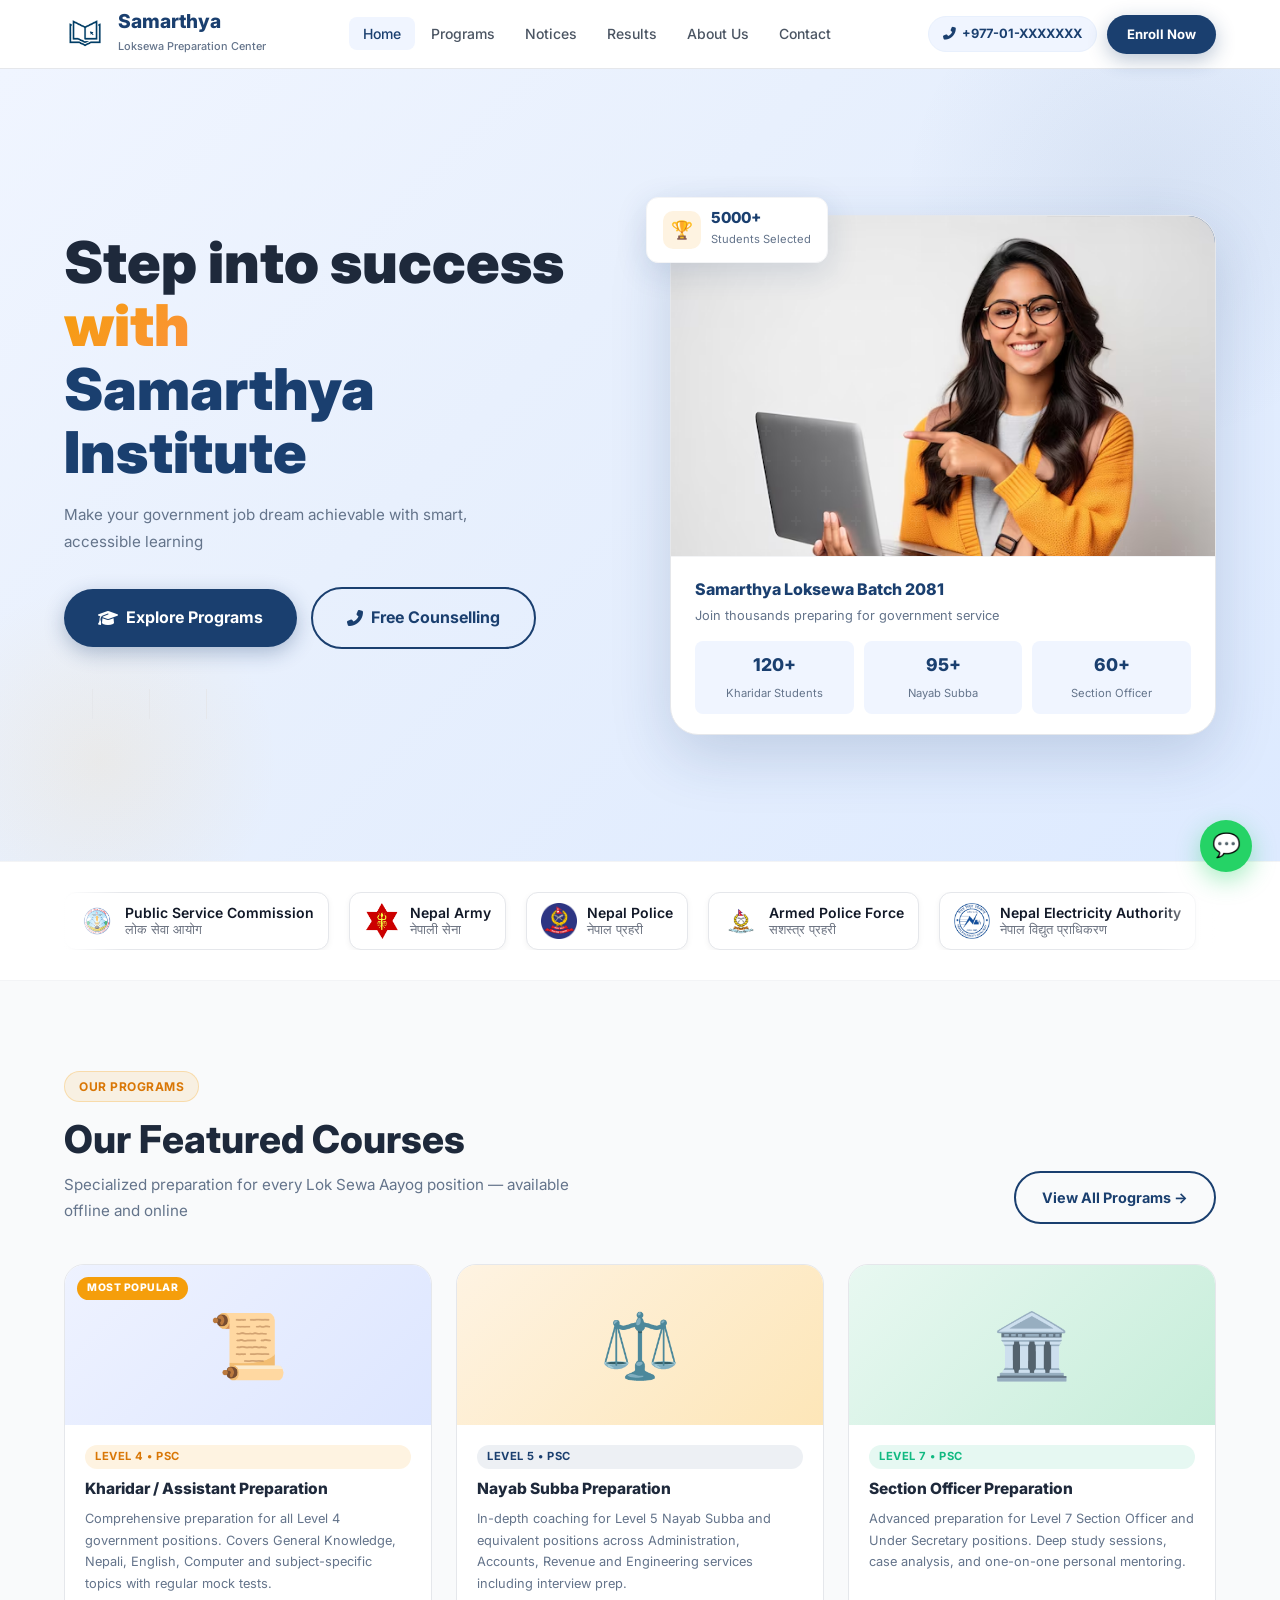
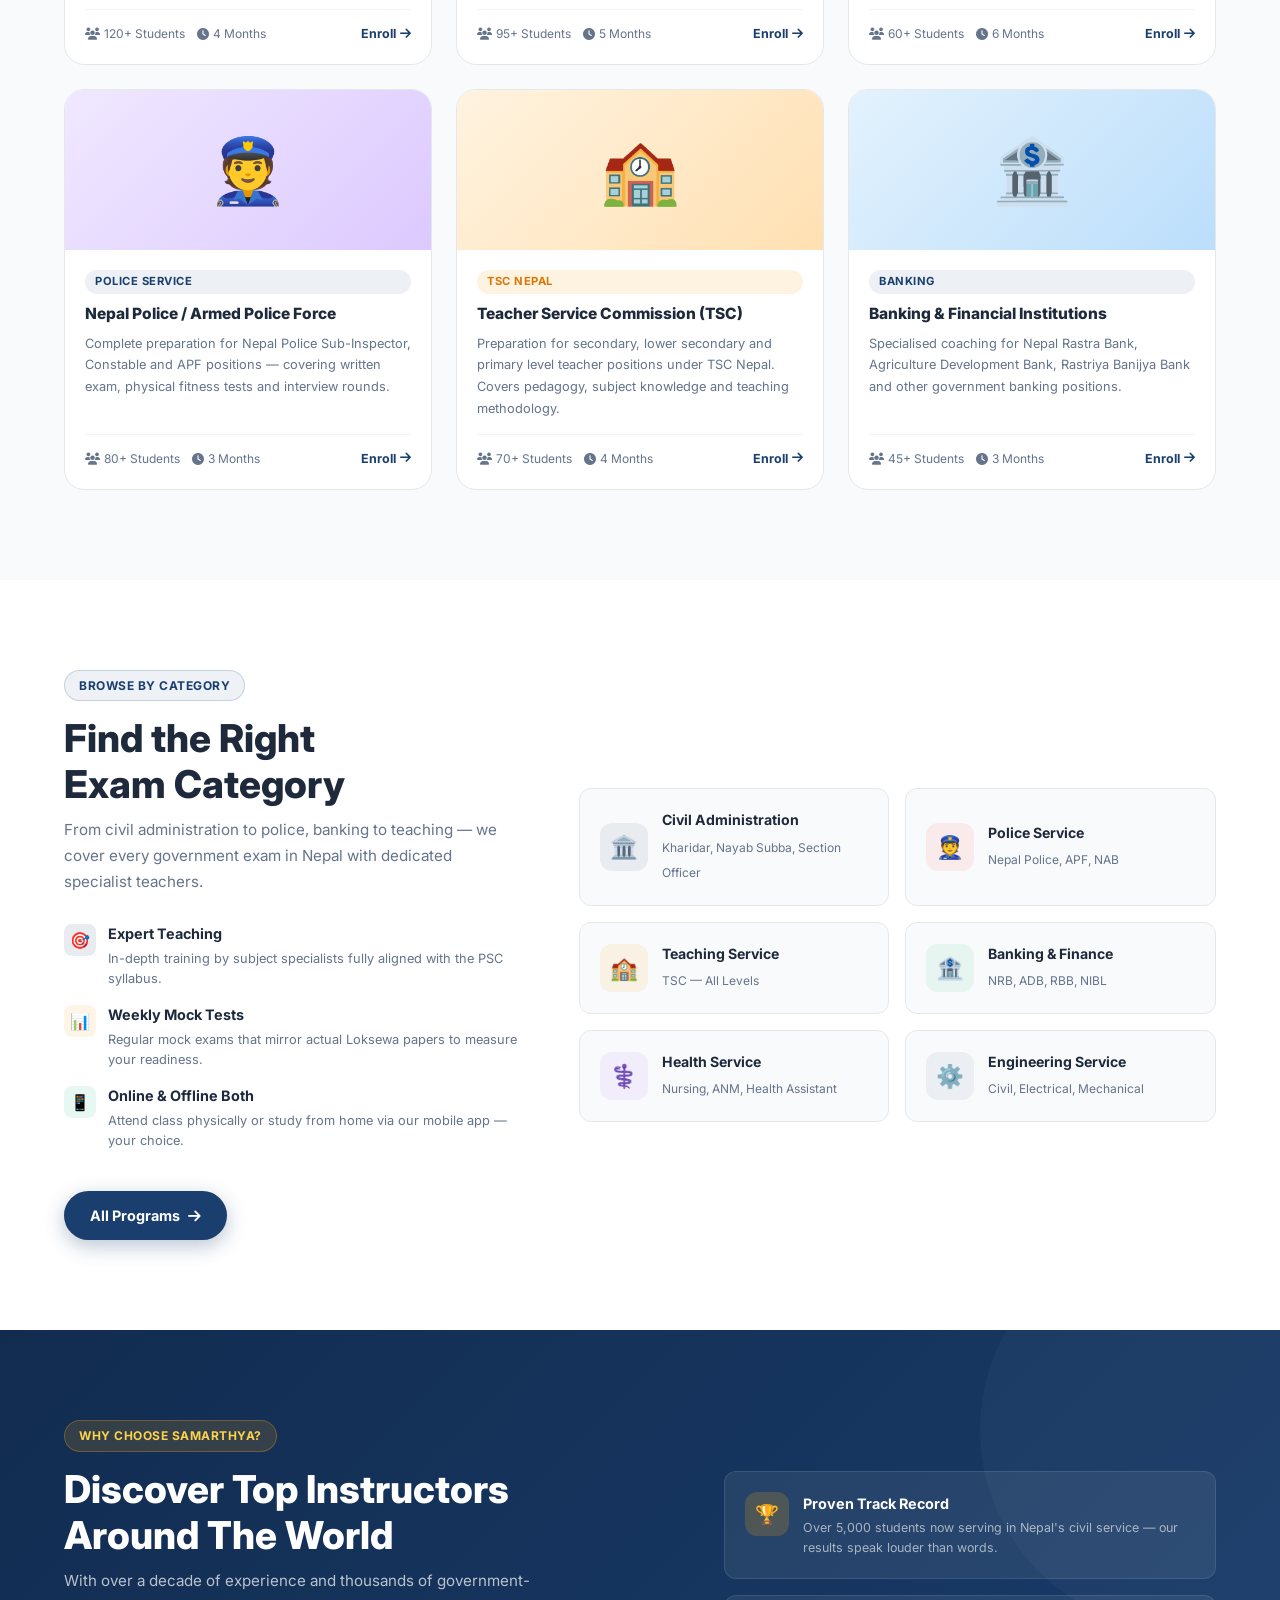
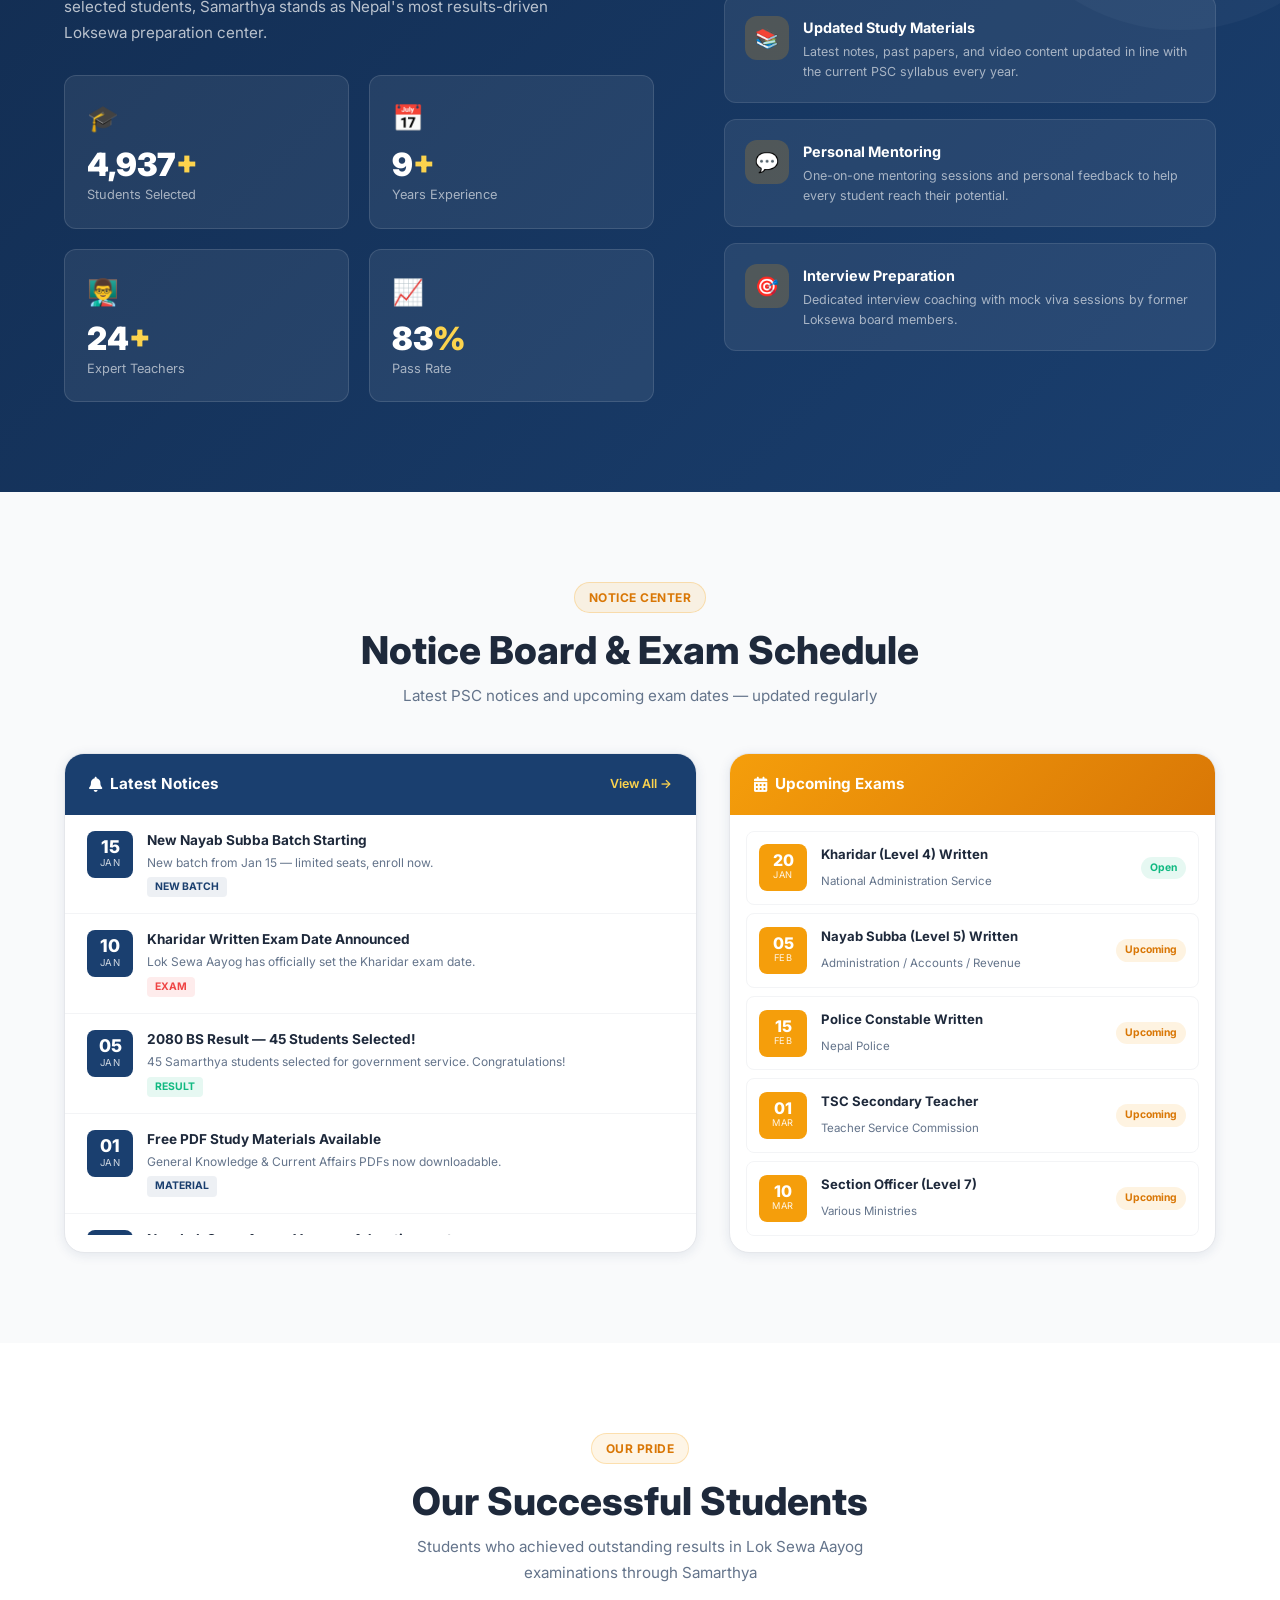
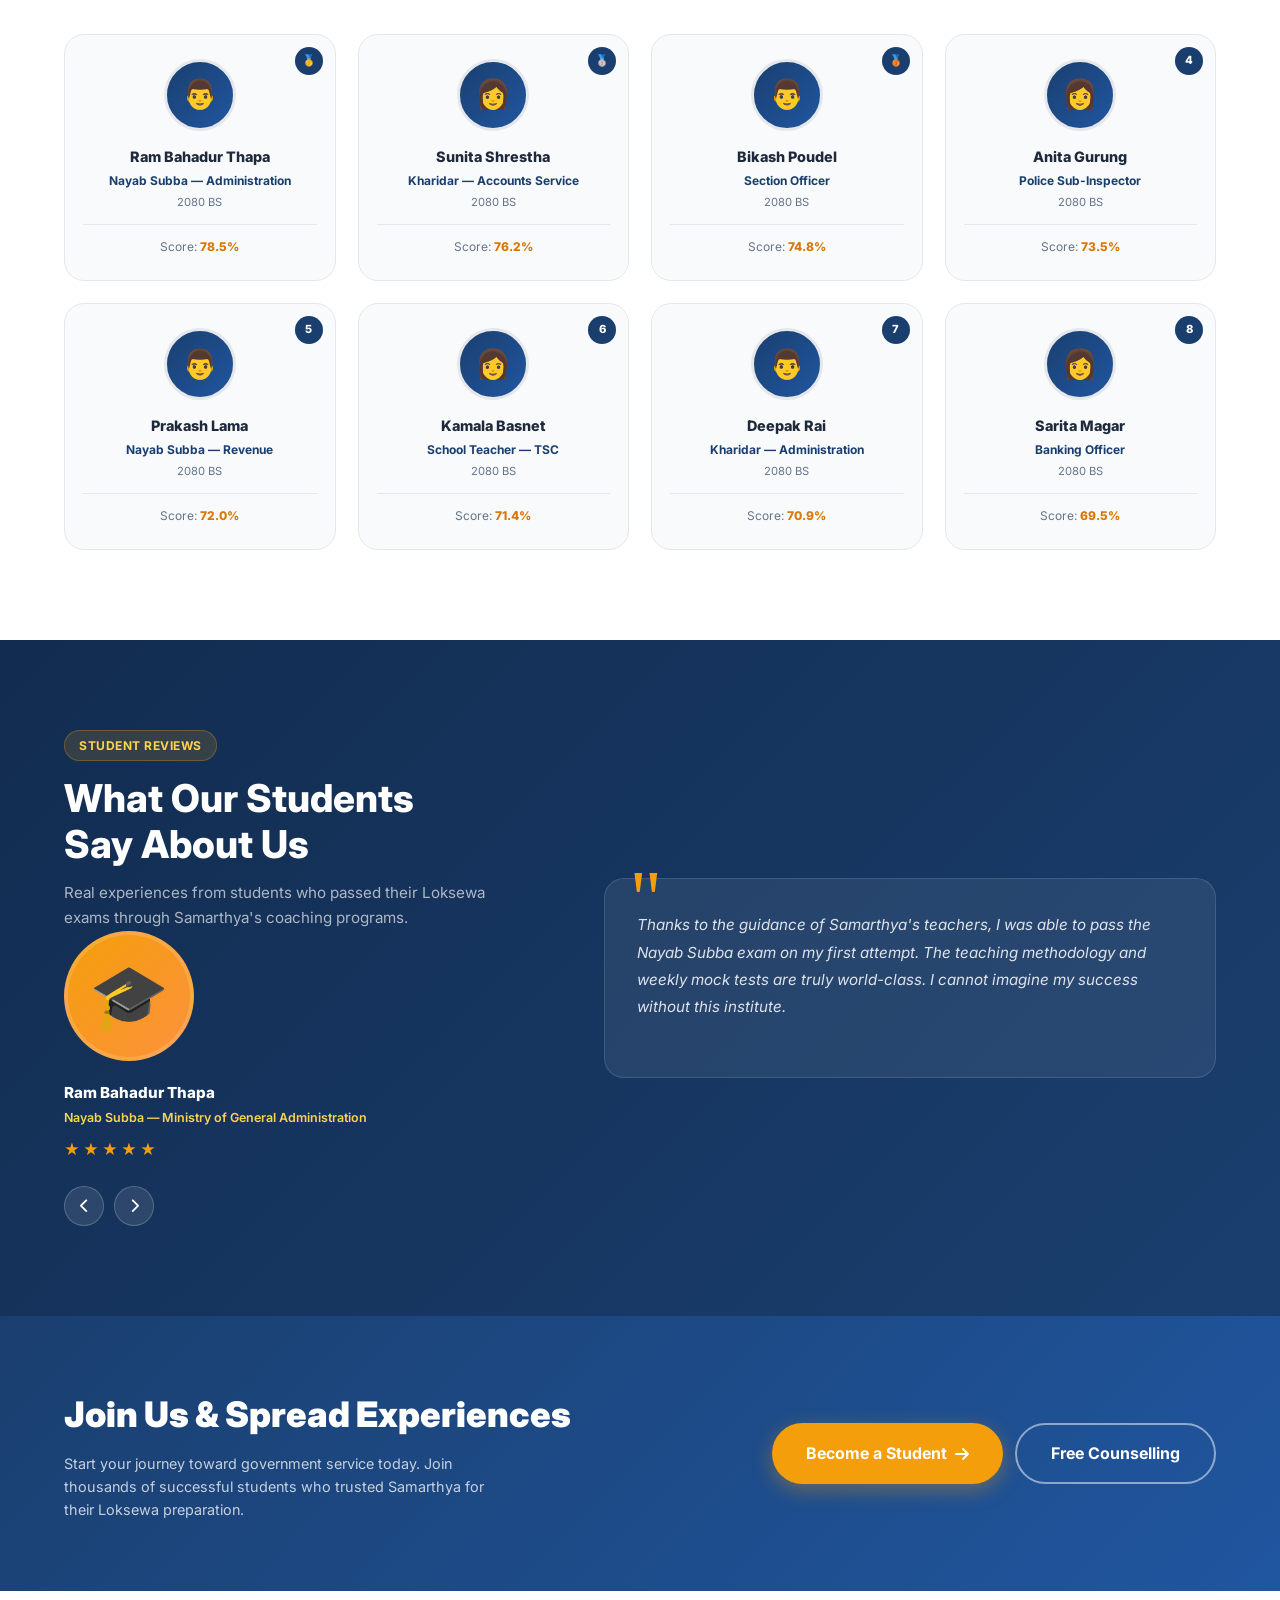
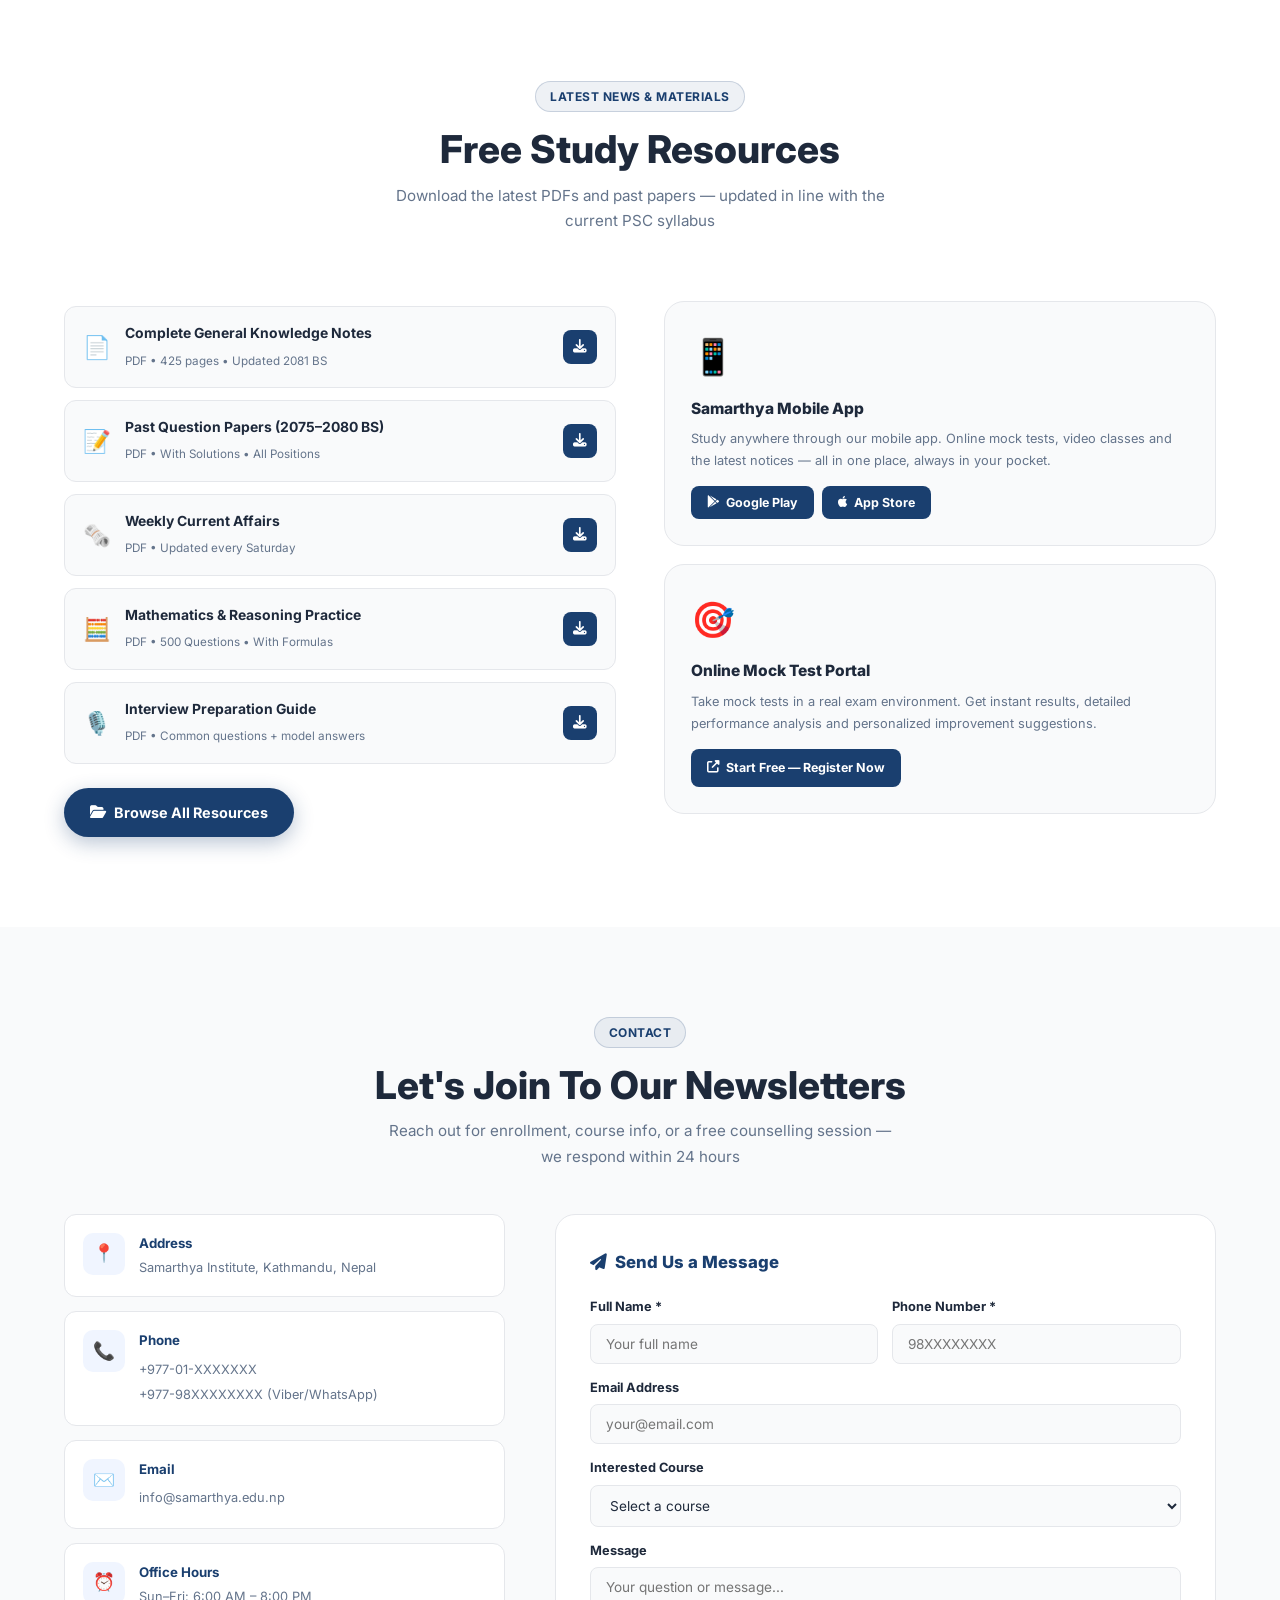
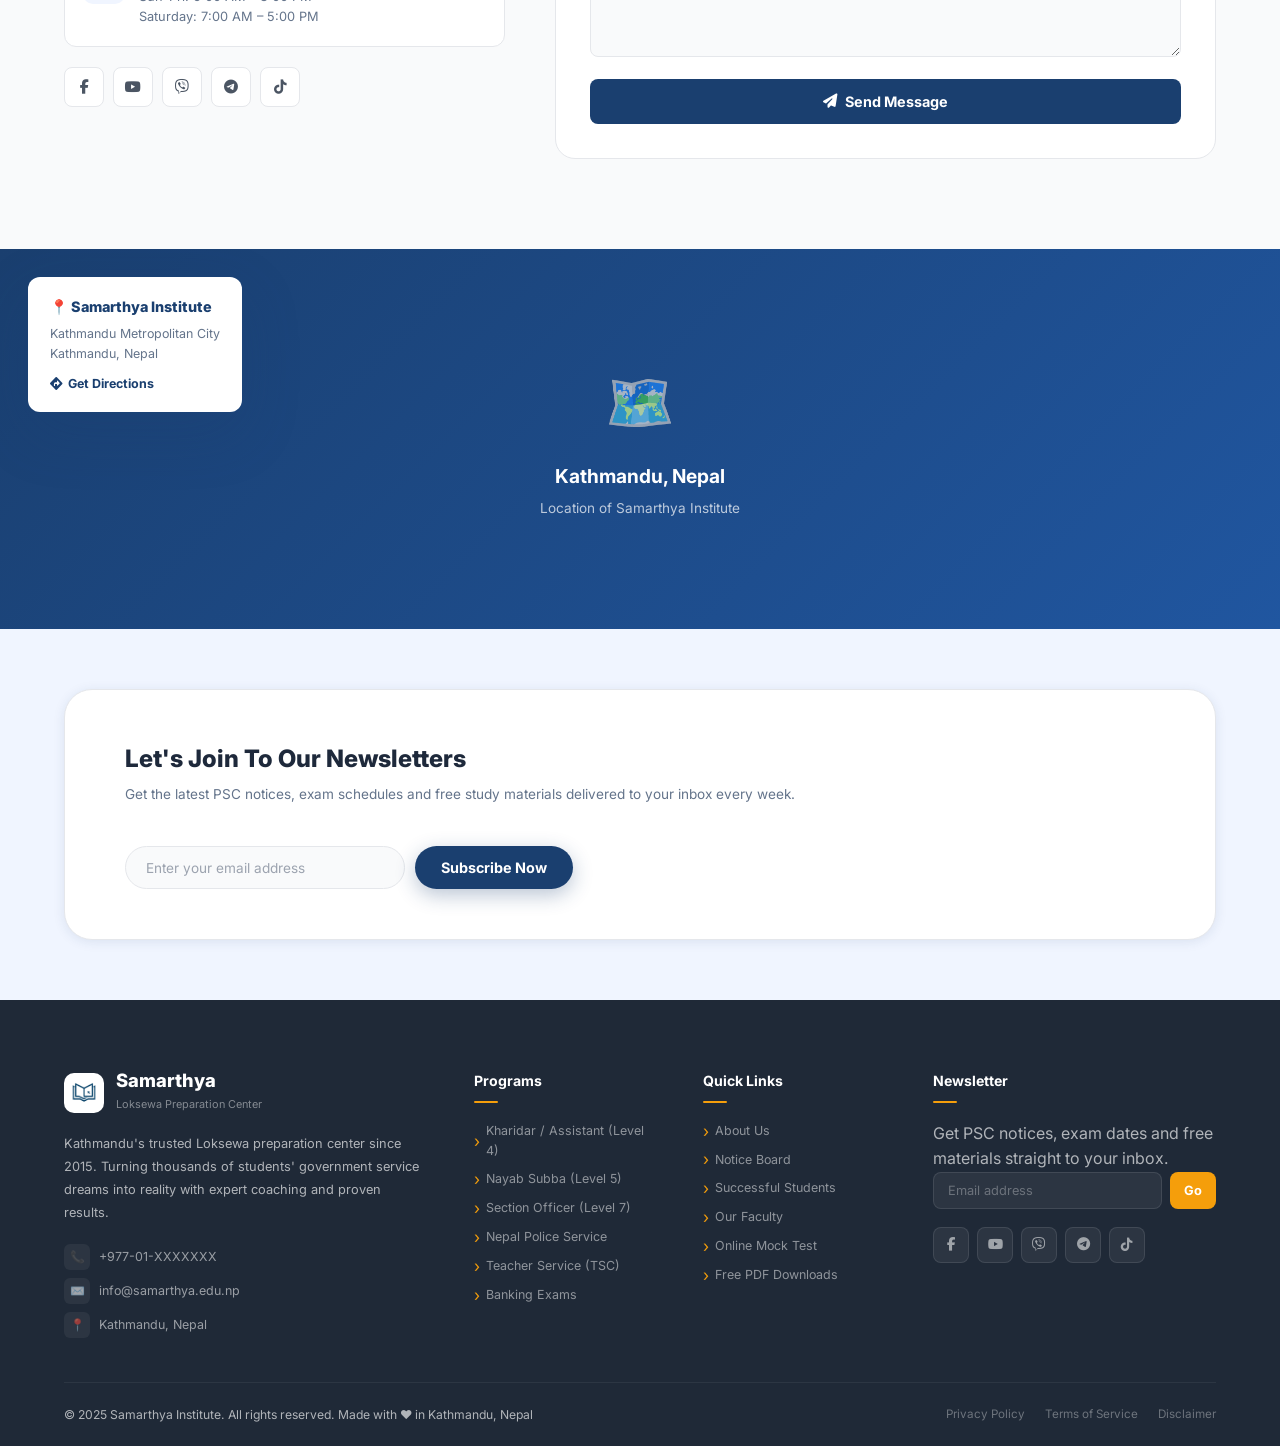
<file: index.html>
<!doctype html>
<html lang="en">
  <head>
    <meta charset="UTF-8" />
    <meta name="viewport" content="width=device-width, initial-scale=1.0" />
    <meta
      name="description"
      content="Samarthya Institute — Nepal's premier Loksewa preparation center in Kathmandu. Expert coaching for PSC exams: Kharidar, Nayab Subba, Section Officer and all government positions."
    />
    <meta
      name="keywords"
      content="Loksewa, PSC Nepal, Lok Sewa Aayog, Kharidar, Nayab Subba, Section Officer, Kathmandu coaching"
    />
    <title>Samarthya Institute | Loksewa Preparation Center — Kathmandu</title>

    <link rel="preconnect" href="https://fonts.googleapis.com" />
    <link rel="preconnect" href="https://fonts.gstatic.com" crossorigin />
    <link
      href="https://fonts.googleapis.com/css2?family=Inter:wght@400;500;600;700;800;900&display=swap"
      rel="stylesheet"
    />
    <link
      rel="stylesheet"
      href="https://cdnjs.cloudflare.com/ajax/libs/font-awesome/6.5.0/css/all.min.css"
    />
    <link rel="stylesheet" href="css/style.css" />
    <link rel="icon" type="image/jpeg" href="images/logo.jpg" />
  </head>
  <body>
    <!-- PRELOADER -->
    <div id="preloader">
      <div class="pre-logo">
        <img src="images/logo.jpg" alt="Samarthya Logo" />
        <div class="pre-logo-text">
          <h2>Samarthya</h2>
          <span>Loksewa Preparation Center</span>
        </div>
      </div>
      <div class="pre-bar"><div class="pre-bar-fill"></div></div>
    </div>

    <!-- TICKER -->
    <!-- <div class="ticker-bar">
  <div class="ticker-label"><i class="fas fa-bullhorn"></i> Notice</div>
  <div class="ticker-track">
    <span class="ticker-item">Lok Sewa Aayog Kharidar written exam date announced — Enrollment open now!</span>
    <span class="ticker-item">New Batch: Nayab Subba Special Class starting from Jan 15 — Limited seats available</span>
    <span class="ticker-item">2080 BS Result — 45 Samarthya students selected for government service. Congratulations!</span>
    <span class="ticker-item">Online Mock Test now available — Register for FREE!</span>
    <span class="ticker-item">Free Current Affairs PDF — Updated every Saturday. Download now!</span>
    <span class="ticker-item">New vacancy: 350 government positions advertised across various ministries</span>
  </div>
</div> -->

    <!-- NAVBAR -->
    <nav class="navbar" id="navbar">
      <div class="nav-inner">
        <a href="#home" class="nav-logo">
          <img src="images/logo.jpg" alt="Samarthya Institute Logo" />
          <div class="nav-logo-text">
            <h1>Samarthya</h1>
            <span>Loksewa Preparation Center</span>
          </div>
        </a>

        <ul class="nav-links">
          <li><a href="#home" class="nav-link active">Home</a></li>
          <li><a href="#programs" class="nav-link">Programs</a></li>
          <li><a href="#notice" class="nav-link">Notices</a></li>
          <li><a href="#results" class="nav-link">Results</a></li>
          <!-- <li><a href="#faculty"   class="nav-link">Faculty</a></li> -->
          <li><a href="#about" class="nav-link">About Us</a></li>
          <li><a href="#contact" class="nav-link">Contact</a></li>
        </ul>

        <div class="nav-actions">
          <div class="nav-phone">
            <i class="fas fa-phone-alt"></i> +977-01-XXXXXXX
          </div>
          <a href="#contact" class="btn btn-primary btn-sm">Enroll Now</a>
        </div>

        <button class="hamburger" id="hamburger" aria-label="Menu">
          <span></span><span></span><span></span>
        </button>
      </div>

      <div class="mobile-nav" id="mobileNav">
        <a href="#home" class="mobile-link">🏠 Home</a>
        <a href="#about" class="mobile-link">ℹ️ About Us</a>
        <a href="#programs" class="mobile-link">📚 Programs</a>
        <a href="#notice" class="mobile-link">📢 Notices</a>
        <a href="#results" class="mobile-link">🏆 Results</a>
        <!-- <a href="#faculty"  class="mobile-link">👨‍🏫 Faculty</a> -->
        <a href="#contact" class="mobile-link">📞 Contact</a>
        <a href="#contact" class="btn btn-primary mobile-cta">Enroll Now →</a>
      </div>
    </nav>

    <!-- HERO -->
    <section id="home" class="hero">
      <div class="container">
        <div class="hero-grid">
          <!-- Left -->
          <div class="hero-left">
            <!-- <div class="hero-tag">
          <div class="hero-tag-dot"></div>
          Nepal's Most Trusted Loksewa Center Since 2015
        </div> -->
            <h1 class="hero-title">
              Step into success <br />
              <span class="hl2">with</span><br />
              <span class="hl">Samarthya Institute</span>
            </h1>
            <p class="hero-desc">
              Make your government job dream achievable with smart, accessible
              learning
            </p>
            <div class="hero-btns">
              <a href="#programs" class="btn btn-primary btn-lg">
                <i class="fas fa-graduation-cap"></i> Explore Programs
              </a>
              <a href="#contact" class="btn btn-outline btn-lg">
                <i class="fas fa-phone-alt"></i> Free Counselling
              </a>
            </div>
            <div class="hero-stats">
              <div class="hero-stat">
                <!-- <div>
              <div class="hero-stat-num">5000+</div>
              <div class="hero-stat-label">Students<br/>Selected</div>
            </div> -->
              </div>
              <div class="hero-stat-divider"></div>
              <div class="hero-stat">
                <!-- <div>
              <div class="hero-stat-num">85%</div>
              <div class="hero-stat-label">Pass Rate</div>
            </div> -->
              </div>
              <div class="hero-stat-divider"></div>
              <div class="hero-stat">
                <!-- <div>
              <div class="hero-stat-num">25+</div>
              <div class="hero-stat-label">Expert<br/>Teachers</div>
            </div> -->
              </div>
              <div class="hero-stat-divider"></div>
              <div class="hero-stat">
                <!-- <div>
              <div class="hero-stat-num">10+</div>
              <div class="hero-stat-label">Years<br/>Experience</div>
            </div> -->
              </div>
            </div>
          </div>

          <!-- Right -->
          <div class="hero-right">
            <!-- Floating card top-left -->
            <div class="float-1">
              <div
                class="float-icon"
                style="background: rgba(245, 158, 11, 0.12)"
              >
                🏆
              </div>
              <div class="float-text">
                <strong>5000+</strong>
                <span>Students Selected</span>
              </div>
            </div>

            <div class="hero-img-card">
              <div class="hero-img-inner">
                <img
                  src="images/home girl.avif"
                  alt="Student"
                  class="hero-girl-img"
                />
              </div>
              <div class="hero-card-info">
                <h3>Samarthya Loksewa Batch 2081</h3>
                <p>Join thousands preparing for government service</p>
                <div class="hero-card-row">
                  <div class="hero-mini-stat">
                    <strong>120+</strong>
                    <span>Kharidar Students</span>
                  </div>
                  <div class="hero-mini-stat">
                    <strong>95+</strong>
                    <span>Nayab Subba</span>
                  </div>
                  <div class="hero-mini-stat">
                    <strong>60+</strong>
                    <span>Section Officer</span>
                  </div>
                </div>
              </div>
            </div>

            <!-- Floating card bottom-right -->
            <!-- <div class="float-2">
          <div class="float-icon" style="background:rgba(16,185,129,.12);">📊</div>
          <div class="float-text">
            <strong>85% Pass Rate</strong>
            <span>2080 BS Result</span>
          </div>
        </div> -->
          </div>
        </div>
      </div>
    </section>

    <!-- TRUST LOGOS -->
    <!-- <div class="trust-section">
      <div class="container">
        <div class="trust-inner">
          <div class="trust-logos">
            <div class="trust-card">
              <img
                src="images/PSC_logo_Nepal.png" alt="PSC Logo" class="trust-logo-img"/>

              <div class="trust-text">
                <span class="trust-title">Public Service Commission</span>
                <span class="trust-subtitle">लोक सेवा आयोग</span>
              </div>
            </div>
            <div class="trust-card">
              <img
                src="images/Nepali_Army_Unit_Insignia_Image.png" alt="PSC Logo" class="trust-logo-img"/>

              <div class="trust-text">
                <span class="trust-title">Nepal Army</span>
                <span class="trust-subtitle">नेपाली सेना</span>
              </div>
            </div>
            <div class="trust-card">
              <img
                src="images/Nepal_Police_logo.png" alt="PSC Logo" class="trust-logo-img"/>

              <div class="trust-text">
                <span class="trust-title">Nepal Police</span>
                <span class="trust-subtitle">नेपाल प्रहरी</span>
              </div>
            </div>
            <div class="trust-card">
              <img
                src="images/images.png" alt="PSC Logo" class="trust-logo-img"/>

              <div class="trust-text">
                <span class="trust-title">Armed Police Force</span>
                <span class="trust-subtitle">सशस्त्र प्रहरी</span>
              </div>
            </div>
            <div class="trust-card">
              <img
                src="images/nea logo.png" alt="PSC Logo" class="trust-logo-img"/>

              <div class="trust-text">
                <span class="trust-title">Nepal Electricity Authority</span>
                <span class="trust-subtitle">नेपाल विद्युत प्राधिकरण</span>
              </div>
            </div>
            <div class="trust-card">
              <img
                src="images/ktm water.png" alt="PSC Logo" class="trust-logo-img"/>

              <div class="trust-text">
                <span class="trust-title">Kathmandu Water</span>
                <span class="trust-subtitle">काठमाडौं खानेपानी </span>
              </div>
            </div>
          </div>
        </div>
      </div>
    </div> -->

    <div class="trust-section">
  
  <div class="container">
    <div class="trust-wrapper">
      <div class="trust-track">

        <!-- ORIGINAL SET -->
            <div class="trust-card">
              <img
                src="images/PSC_logo_Nepal.png" alt="PSC Logo" class="trust-logo-img"/>

              <div class="trust-text">
                <span class="trust-title">Public Service Commission</span>
                <span class="trust-subtitle">लोक सेवा आयोग</span>
              </div>
            </div>
            <div class="trust-card">
              <img
                src="images/Nepali_Army_Unit_Insignia_Image.png" alt="PSC Logo" class="trust-logo-img"/>

              <div class="trust-text">
                <span class="trust-title">Nepal Army</span>
                <span class="trust-subtitle">नेपाली सेना</span>
              </div>
            </div>
            <div class="trust-card">
              <img
                src="images/Nepal_Police_logo.png" alt="PSC Logo" class="trust-logo-img"/>

              <div class="trust-text">
                <span class="trust-title">Nepal Police</span>
                <span class="trust-subtitle">नेपाल प्रहरी</span>
              </div>
            </div>
            <div class="trust-card">
              <img
                src="images/images.png" alt="PSC Logo" class="trust-logo-img"/>

              <div class="trust-text">
                <span class="trust-title">Armed Police Force</span>
                <span class="trust-subtitle">सशस्त्र प्रहरी</span>
              </div>
            </div>
            <div class="trust-card">
              <img
                src="images/nea logo.png" alt="PSC Logo" class="trust-logo-img"/>

              <div class="trust-text">
                <span class="trust-title">Nepal Electricity Authority</span>
                <span class="trust-subtitle">नेपाल विद्युत प्राधिकरण</span>
              </div>
            </div>
            <div class="trust-card">
              <img
                src="images/ktm water.png" alt="PSC Logo" class="trust-logo-img"/>

              <div class="trust-text">
                <span class="trust-title">Kathmandu Water</span>
                <span class="trust-subtitle">काठमाडौं खानेपानी </span>
              </div>
            </div>

        <!-- DUPLICATE SET (IMPORTANT for seamless loop) -->
       <div class="trust-card">
              <img
                src="images/PSC_logo_Nepal.png" alt="PSC Logo" class="trust-logo-img"/>

              <div class="trust-text">
                <span class="trust-title">Public Service Commission</span>
                <span class="trust-subtitle">लोक सेवा आयोग</span>
              </div>
            </div>
            <div class="trust-card">
              <img
                src="images/Nepali_Army_Unit_Insignia_Image.png" alt="PSC Logo" class="trust-logo-img"/>

              <div class="trust-text">
                <span class="trust-title">Nepal Army</span>
                <span class="trust-subtitle">नेपाली सेना</span>
              </div>
            </div>
            <div class="trust-card">
              <img
                src="images/Nepal_Police_logo.png" alt="PSC Logo" class="trust-logo-img"/>

              <div class="trust-text">
                <span class="trust-title">Nepal Police</span>
                <span class="trust-subtitle">नेपाल प्रहरी</span>
              </div>
            </div>
            <div class="trust-card">
              <img
                src="images/images.png" alt="PSC Logo" class="trust-logo-img"/>

              <div class="trust-text">
                <span class="trust-title">Armed Police Force</span>
                <span class="trust-subtitle">सशस्त्र प्रहरी</span>
              </div>
            </div>
            <div class="trust-card">
              <img
                src="images/nea logo.png" alt="PSC Logo" class="trust-logo-img"/>

              <div class="trust-text">
                <span class="trust-title">Nepal Electricity Authority</span>
                <span class="trust-subtitle">नेपाल विद्युत प्राधिकरण</span>
              </div>
            </div>
            <div class="trust-card">
              <img
                src="images/ktm water.png" alt="PSC Logo" class="trust-logo-img"/>

              <div class="trust-text">
                <span class="trust-title">Kathmandu Water</span>
                <span class="trust-subtitle">काठमाडौं खानेपानी </span>
              </div>
            </div>

      </div>
    </div>
  </div>
</div>
    <!-- PROGRAMS -->
    <section id="programs" class="programs-section section">
      <div class="container">
        <div class="programs-top">
          <div>
            <div class="label-tag">Our Programs</div>
            <h2 class="section-heading">Our Featured Courses</h2>
            <p class="section-sub">
              Specialized preparation for every Lok Sewa Aayog position —
              available offline and online
            </p>
          </div>
          <a
            href="allprograms.html"
            class="btn btn-outline"
            style="flex-shrink: 0"
            >View All Programs →</a
          >
        </div>

        <div class="programs-grid">
          <!-- Card 1 -->
          <div class="program-card reveal">
            <div
              class="program-card-img"
              style="background: linear-gradient(135deg, #eef2ff, #dde6ff)"
            >
              <span style="font-size: 4rem">📜</span>
              <div class="program-featured-badge">Most Popular</div>
            </div>
            <div class="program-card-body">
              <span class="program-tag tag-orange">Level 4 • PSC</span>
              <h3 class="program-card-title">
                Kharidar / Assistant Preparation
              </h3>
              <p class="program-card-desc">
                Comprehensive preparation for all Level 4 government positions.
                Covers General Knowledge, Nepali, English, Computer and
                subject-specific topics with regular mock tests.
              </p>
              <div class="program-card-footer">
                <div class="program-card-meta">
                  <span class="meta-item"
                    ><i class="fas fa-users"></i> 120+ Students</span
                  >
                  <span class="meta-item"
                    ><i class="fas fa-clock"></i> 4 Months</span
                  >
                </div>
                <a href="#contact" class="program-enroll"
                  >Enroll <i class="fas fa-arrow-right"></i
                ></a>
              </div>
            </div>
          </div>

          <!-- Card 2 -->
          <div class="program-card reveal">
            <div
              class="program-card-img"
              style="background: linear-gradient(135deg, #fef3e2, #fde6b8)"
            >
              <span style="font-size: 4rem">⚖️</span>
            </div>
            <div class="program-card-body">
              <span class="program-tag tag-blue">Level 5 • PSC</span>
              <h3 class="program-card-title">Nayab Subba Preparation</h3>
              <p class="program-card-desc">
                In-depth coaching for Level 5 Nayab Subba and equivalent
                positions across Administration, Accounts, Revenue and
                Engineering services including interview prep.
              </p>
              <div class="program-card-footer">
                <div class="program-card-meta">
                  <span class="meta-item"
                    ><i class="fas fa-users"></i> 95+ Students</span
                  >
                  <span class="meta-item"
                    ><i class="fas fa-clock"></i> 5 Months</span
                  >
                </div>
                <a href="#contact" class="program-enroll"
                  >Enroll <i class="fas fa-arrow-right"></i
                ></a>
              </div>
            </div>
          </div>

          <!-- Card 3 -->
          <div class="program-card reveal">
            <div
              class="program-card-img"
              style="background: linear-gradient(135deg, #e8f8f1, #c6edd9)"
            >
              <span style="font-size: 4rem">🏛️</span>
            </div>
            <div class="program-card-body">
              <span class="program-tag tag-green">Level 7 • PSC</span>
              <h3 class="program-card-title">Section Officer Preparation</h3>
              <p class="program-card-desc">
                Advanced preparation for Level 7 Section Officer and Under
                Secretary positions. Deep study sessions, case analysis, and
                one-on-one personal mentoring.
              </p>
              <div class="program-card-footer">
                <div class="program-card-meta">
                  <span class="meta-item"
                    ><i class="fas fa-users"></i> 60+ Students</span
                  >
                  <span class="meta-item"
                    ><i class="fas fa-clock"></i> 6 Months</span
                  >
                </div>
                <a href="#contact" class="program-enroll"
                  >Enroll <i class="fas fa-arrow-right"></i
                ></a>
              </div>
            </div>
          </div>

          <!-- Card 4 -->
          <div class="program-card reveal">
            <div
              class="program-card-img"
              style="background: linear-gradient(135deg, #f0e8ff, #dcc9ff)"
            >
              <span style="font-size: 4rem">👮</span>
            </div>
            <div class="program-card-body">
              <span class="program-tag tag-blue">Police Service</span>
              <h3 class="program-card-title">
                Nepal Police / Armed Police Force
              </h3>
              <p class="program-card-desc">
                Complete preparation for Nepal Police Sub-Inspector, Constable
                and APF positions — covering written exam, physical fitness
                tests and interview rounds.
              </p>
              <div class="program-card-footer">
                <div class="program-card-meta">
                  <span class="meta-item"
                    ><i class="fas fa-users"></i> 80+ Students</span
                  >
                  <span class="meta-item"
                    ><i class="fas fa-clock"></i> 3 Months</span
                  >
                </div>
                <a href="#contact" class="program-enroll"
                  >Enroll <i class="fas fa-arrow-right"></i
                ></a>
              </div>
            </div>
          </div>

          <!-- Card 5 -->
          <div class="program-card reveal">
            <div
              class="program-card-img"
              style="background: linear-gradient(135deg, #fff3e0, #ffe0b2)"
            >
              <span style="font-size: 4rem">🏫</span>
            </div>
            <div class="program-card-body">
              <span class="program-tag tag-orange">TSC Nepal</span>
              <h3 class="program-card-title">
                Teacher Service Commission (TSC)
              </h3>
              <p class="program-card-desc">
                Preparation for secondary, lower secondary and primary level
                teacher positions under TSC Nepal. Covers pedagogy, subject
                knowledge and teaching methodology.
              </p>
              <div class="program-card-footer">
                <div class="program-card-meta">
                  <span class="meta-item"
                    ><i class="fas fa-users"></i> 70+ Students</span
                  >
                  <span class="meta-item"
                    ><i class="fas fa-clock"></i> 4 Months</span
                  >
                </div>
                <a href="#contact" class="program-enroll"
                  >Enroll <i class="fas fa-arrow-right"></i
                ></a>
              </div>
            </div>
          </div>

          <!-- Card 6 -->
          <div class="program-card reveal">
            <div
              class="program-card-img"
              style="background: linear-gradient(135deg, #e3f2fd, #bbdefb)"
            >
              <span style="font-size: 4rem">🏦</span>
            </div>
            <div class="program-card-body">
              <span class="program-tag tag-blue">Banking</span>
              <h3 class="program-card-title">
                Banking & Financial Institutions
              </h3>
              <p class="program-card-desc">
                Specialised coaching for Nepal Rastra Bank, Agriculture
                Development Bank, Rastriya Banijya Bank and other government
                banking positions.
              </p>
              <div class="program-card-footer">
                <div class="program-card-meta">
                  <span class="meta-item"
                    ><i class="fas fa-users"></i> 45+ Students</span
                  >
                  <span class="meta-item"
                    ><i class="fas fa-clock"></i> 3 Months</span
                  >
                </div>
                <a href="#contact" class="program-enroll"
                  >Enroll <i class="fas fa-arrow-right"></i
                ></a>
              </div>
            </div>
          </div>
        </div>
      </div>
    </section>

    <!-- BROWSE CATEGORIES -->
    <section id="about" class="cat-section section">
      <div class="container">
        <div class="cat-layout">
          <div class="reveal-left">
            <div class="label-tag blue">Browse By Category</div>
            <h2 class="section-heading">Find the Right<br />Exam Category</h2>
            <p class="section-sub">
              From civil administration to police, banking to teaching — we
              cover every government exam in Nepal with dedicated specialist
              teachers.
            </p>
            <div
              style="
                margin-top: 28px;
                display: flex;
                flex-direction: column;
                gap: 14px;
              "
            >
              <div style="display: flex; align-items: flex-start; gap: 12px">
                <div
                  style="
                    width: 32px;
                    height: 32px;
                    background: rgba(26, 63, 111, 0.1);
                    border-radius: 8px;
                    display: flex;
                    align-items: center;
                    justify-content: center;
                    flex-shrink: 0;
                    margin-top: 2px;
                  "
                >
                  🎯
                </div>
                <div>
                  <h4
                    style="
                      font-size: 0.9rem;
                      font-weight: 700;
                      color: var(--text);
                      margin-bottom: 3px;
                    "
                  >
                    Expert Teaching
                  </h4>
                  <p
                    style="
                      font-size: 0.8rem;
                      color: var(--text-muted);
                      line-height: 1.6;
                    "
                  >
                    In-depth training by subject specialists fully aligned with
                    the PSC syllabus.
                  </p>
                </div>
              </div>
              <div style="display: flex; align-items: flex-start; gap: 12px">
                <div
                  style="
                    width: 32px;
                    height: 32px;
                    background: rgba(245, 158, 11, 0.1);
                    border-radius: 8px;
                    display: flex;
                    align-items: center;
                    justify-content: center;
                    flex-shrink: 0;
                    margin-top: 2px;
                  "
                >
                  📊
                </div>
                <div>
                  <h4
                    style="
                      font-size: 0.9rem;
                      font-weight: 700;
                      color: var(--text);
                      margin-bottom: 3px;
                    "
                  >
                    Weekly Mock Tests
                  </h4>
                  <p
                    style="
                      font-size: 0.8rem;
                      color: var(--text-muted);
                      line-height: 1.6;
                    "
                  >
                    Regular mock exams that mirror actual Loksewa papers to
                    measure your readiness.
                  </p>
                </div>
              </div>
              <div style="display: flex; align-items: flex-start; gap: 12px">
                <div
                  style="
                    width: 32px;
                    height: 32px;
                    background: rgba(16, 185, 129, 0.1);
                    border-radius: 8px;
                    display: flex;
                    align-items: center;
                    justify-content: center;
                    flex-shrink: 0;
                    margin-top: 2px;
                  "
                >
                  📱
                </div>
                <div>
                  <h4
                    style="
                      font-size: 0.9rem;
                      font-weight: 700;
                      color: var(--text);
                      margin-bottom: 3px;
                    "
                  >
                    Online & Offline Both
                  </h4>
                  <p
                    style="
                      font-size: 0.8rem;
                      color: var(--text-muted);
                      line-height: 1.6;
                    "
                  >
                    Attend class physically or study from home via our mobile
                    app — your choice.
                  </p>
                </div>
              </div>
            </div>
            <div class="cat-more">
              <a
                href="#programs"
                class="btn btn-primary"
                style="margin-top: 20px"
                >All Programs <i class="fas fa-arrow-right"></i
              ></a>
            </div>
          </div>

          <div class="cat-grid reveal-right">
            <div class="cat-card">
              <div class="cat-icon" style="background: rgba(26, 63, 111, 0.08)">
                🏛️
              </div>
              <div class="cat-info">
                <h4>Civil Administration</h4>
                <span>Kharidar, Nayab Subba, Section Officer</span>
              </div>
            </div>
            <div class="cat-card">
              <div class="cat-icon" style="background: rgba(239, 68, 68, 0.08)">
                👮
              </div>
              <div class="cat-info">
                <h4>Police Service</h4>
                <span>Nepal Police, APF, NAB</span>
              </div>
            </div>
            <div class="cat-card">
              <div class="cat-icon" style="background: rgba(245, 158, 11, 0.1)">
                🏫
              </div>
              <div class="cat-info">
                <h4>Teaching Service</h4>
                <span>TSC — All Levels</span>
              </div>
            </div>
            <div class="cat-card">
              <div
                class="cat-icon"
                style="background: rgba(16, 185, 129, 0.08)"
              >
                🏦
              </div>
              <div class="cat-info">
                <h4>Banking & Finance</h4>
                <span>NRB, ADB, RBB, NIBL</span>
              </div>
            </div>
            <div class="cat-card">
              <div
                class="cat-icon"
                style="background: rgba(139, 92, 246, 0.08)"
              >
                ⚕️
              </div>
              <div class="cat-info">
                <h4>Health Service</h4>
                <span>Nursing, ANM, Health Assistant</span>
              </div>
            </div>
            <div class="cat-card">
              <div class="cat-icon" style="background: rgba(26, 63, 111, 0.06)">
                ⚙️
              </div>
              <div class="cat-info">
                <h4>Engineering Service</h4>
                <span>Civil, Electrical, Mechanical</span>
              </div>
            </div>
          </div>
        </div>
      </div>
    </section>

    <!-- STATS / WHY US -->
    <section class="stats-section section">
      <div class="container">
        <div class="stats-inner">
          <div class="stats-content">
            <div
              class="label-tag"
              style="
                background: rgba(245, 158, 11, 0.15);
                color: #fcd34d;
                border-color: rgba(245, 158, 11, 0.3);
              "
            >
              Why Choose Samarthya?
            </div>
            <h2 class="section-heading" style="color: white">
              Discover Top Instructors<br />Around The World
            </h2>
            <p class="section-sub">
              With over a decade of experience and thousands of
              government-selected students, Samarthya stands as Nepal's most
              results-driven Loksewa preparation center.
            </p>
            <div class="stats-grid">
              <div class="stat-box reveal">
                <div class="stat-box-icon">🎓</div>
                <div class="stat-box-num">
                  <span class="cnt" data-to="5000" data-suf="+">5000</span
                  ><span class="suf">+</span>
                </div>
                <div class="stat-box-label">Students Selected</div>
              </div>
              <div class="stat-box reveal">
                <div class="stat-box-icon">📅</div>
                <div class="stat-box-num">
                  <span class="cnt" data-to="10" data-suf="+">10</span
                  ><span class="suf">+</span>
                </div>
                <div class="stat-box-label">Years Experience</div>
              </div>
              <div class="stat-box reveal">
                <div class="stat-box-icon">👨‍🏫</div>
                <div class="stat-box-num">
                  <span class="cnt" data-to="25" data-suf="+">25</span
                  ><span class="suf">+</span>
                </div>
                <div class="stat-box-label">Expert Teachers</div>
              </div>
              <div class="stat-box reveal">
                <div class="stat-box-icon">📈</div>
                <div class="stat-box-num">
                  <span class="cnt" data-to="85" data-suf="%">85</span
                  ><span class="suf">%</span>
                </div>
                <div class="stat-box-label">Pass Rate</div>
              </div>
            </div>
          </div>

          <div class="stats-features">
            <div class="stats-feature reveal-right">
              <div class="sf-icon">🏆</div>
              <div class="sf-text">
                <h4>Proven Track Record</h4>
                <p>
                  Over 5,000 students now serving in Nepal's civil service — our
                  results speak louder than words.
                </p>
              </div>
            </div>
            <div class="stats-feature reveal-right">
              <div class="sf-icon">📚</div>
              <div class="sf-text">
                <h4>Updated Study Materials</h4>
                <p>
                  Latest notes, past papers, and video content updated in line
                  with the current PSC syllabus every year.
                </p>
              </div>
            </div>
            <div class="stats-feature reveal-right">
              <div class="sf-icon">💬</div>
              <div class="sf-text">
                <h4>Personal Mentoring</h4>
                <p>
                  One-on-one mentoring sessions and personal feedback to help
                  every student reach their potential.
                </p>
              </div>
            </div>
            <div class="stats-feature reveal-right">
              <div class="sf-icon">🎯</div>
              <div class="sf-text">
                <h4>Interview Preparation</h4>
                <p>
                  Dedicated interview coaching with mock viva sessions by former
                  Loksewa board members.
                </p>
              </div>
            </div>
          </div>
        </div>
      </div>
    </section>

    <!-- NOTICE BOARD -->
    <section id="notice" class="notice-section section">
      <div class="container">
        <div style="text-align: center; margin-bottom: 44px" class="reveal">
          <div class="label-tag">Notice Center</div>
          <h2 class="section-heading">Notice Board &amp; Exam Schedule</h2>
          <p
            class="section-sub"
            style="margin: 10px auto 0; text-align: center"
          >
            Latest PSC notices and upcoming exam dates — updated regularly
          </p>
        </div>
        <div class="notice-layout">
          <!-- Notices -->
          <div class="notice-board reveal-left">
            <div class="notice-head">
              <h3><i class="fas fa-bell"></i> Latest Notices</h3>
              <a href="#" class="view-all">View All →</a>
            </div>
            <div class="notice-items">
              <div class="notice-row">
                <div class="n-date">
                  <span class="nd">15</span><span class="nm">Jan</span>
                </div>
                <div class="n-info">
                  <h4>New Nayab Subba Batch Starting</h4>
                  <p>New batch from Jan 15 — limited seats, enroll now.</p>
                  <span class="n-cat nc-material">New Batch</span>
                </div>
              </div>
              <div class="notice-row">
                <div class="n-date">
                  <span class="nd">10</span><span class="nm">Jan</span>
                </div>
                <div class="n-info">
                  <h4>Kharidar Written Exam Date Announced</h4>
                  <p>
                    Lok Sewa Aayog has officially set the Kharidar exam date.
                  </p>
                  <span class="n-cat nc-exam">Exam</span>
                </div>
              </div>
              <div class="notice-row">
                <div class="n-date">
                  <span class="nd">05</span><span class="nm">Jan</span>
                </div>
                <div class="n-info">
                  <h4>2080 BS Result — 45 Students Selected!</h4>
                  <p>
                    45 Samarthya students selected for government service.
                    Congratulations!
                  </p>
                  <span class="n-cat nc-result">Result</span>
                </div>
              </div>
              <div class="notice-row">
                <div class="n-date">
                  <span class="nd">01</span><span class="nm">Jan</span>
                </div>
                <div class="n-info">
                  <h4>Free PDF Study Materials Available</h4>
                  <p>
                    General Knowledge & Current Affairs PDFs now downloadable.
                  </p>
                  <span class="n-cat nc-material">Material</span>
                </div>
              </div>
              <div class="notice-row">
                <div class="n-date">
                  <span class="nd">28</span><span class="nm">Dec</span>
                </div>
                <div class="n-info">
                  <h4>New Lok Sewa Aayog Vacancy Advertisement</h4>
                  <p>
                    350 positions advertised across various ministries — apply
                    now.
                  </p>
                  <span class="n-cat nc-vacancy">Vacancy</span>
                </div>
              </div>
              <div class="notice-row">
                <div class="n-date">
                  <span class="nd">25</span><span class="nm">Dec</span>
                </div>
                <div class="n-info">
                  <h4>Section Officer Interview Guidance Sessions</h4>
                  <p>Special interview prep every Tuesday &amp; Thursday.</p>
                  <span class="n-cat nc-material">Guidance</span>
                </div>
              </div>
            </div>
          </div>

          <!-- Exam Calendar -->
          <div class="exam-cal reveal-right">
            <div class="cal-head">
              <h3><i class="fas fa-calendar-alt"></i> Upcoming Exams</h3>
            </div>
            <div class="cal-body">
              <div class="cal-item">
                <div class="cal-badge">
                  <span class="cd">20</span><span class="cm">Jan</span>
                </div>
                <div class="cal-info">
                  <h4>Kharidar (Level 4) Written</h4>
                  <span>National Administration Service</span>
                </div>
                <div class="cal-status s-open">Open</div>
              </div>
              <div class="cal-item">
                <div class="cal-badge">
                  <span class="cd">05</span><span class="cm">Feb</span>
                </div>
                <div class="cal-info">
                  <h4>Nayab Subba (Level 5) Written</h4>
                  <span>Administration / Accounts / Revenue</span>
                </div>
                <div class="cal-status s-soon">Upcoming</div>
              </div>
              <div class="cal-item">
                <div class="cal-badge">
                  <span class="cd">15</span><span class="cm">Feb</span>
                </div>
                <div class="cal-info">
                  <h4>Police Constable Written</h4>
                  <span>Nepal Police</span>
                </div>
                <div class="cal-status s-soon">Upcoming</div>
              </div>
              <div class="cal-item">
                <div class="cal-badge">
                  <span class="cd">01</span><span class="cm">Mar</span>
                </div>
                <div class="cal-info">
                  <h4>TSC Secondary Teacher</h4>
                  <span>Teacher Service Commission</span>
                </div>
                <div class="cal-status s-soon">Upcoming</div>
              </div>
              <div class="cal-item">
                <div class="cal-badge">
                  <span class="cd">10</span><span class="cm">Mar</span>
                </div>
                <div class="cal-info">
                  <h4>Section Officer (Level 7)</h4>
                  <span>Various Ministries</span>
                </div>
                <div class="cal-status s-soon">Upcoming</div>
              </div>
            </div>
          </div>
        </div>
      </div>
    </section>

    <!-- TOPPERS / RESULTS -->
    <section id="results" class="toppers-section section">
      <div class="container">
        <div class="toppers-header reveal">
          <div class="label-tag">Our Pride</div>
          <h2 class="section-heading">Our Successful Students</h2>
          <p
            class="section-sub"
            style="margin: 10px auto 0; text-align: center"
          >
            Students who achieved outstanding results in Lok Sewa Aayog
            examinations through Samarthya
          </p>
        </div>
        <div class="toppers-grid">
          <div class="topper-card">
            <div class="topper-rank">🥇</div>
            <div class="topper-avatar">👨</div>
            <div class="topper-name">Ram Bahadur Thapa</div>
            <div class="topper-post">Nayab Subba — Administration</div>
            <div class="topper-year">2080 BS</div>
            <div class="topper-score">Score: <strong>78.5%</strong></div>
          </div>
          <div class="topper-card">
            <div class="topper-rank">🥈</div>
            <div class="topper-avatar">👩</div>
            <div class="topper-name">Sunita Shrestha</div>
            <div class="topper-post">Kharidar — Accounts Service</div>
            <div class="topper-year">2080 BS</div>
            <div class="topper-score">Score: <strong>76.2%</strong></div>
          </div>
          <div class="topper-card">
            <div class="topper-rank">🥉</div>
            <div class="topper-avatar">👨</div>
            <div class="topper-name">Bikash Poudel</div>
            <div class="topper-post">Section Officer</div>
            <div class="topper-year">2080 BS</div>
            <div class="topper-score">Score: <strong>74.8%</strong></div>
          </div>
          <div class="topper-card">
            <div class="topper-rank">4</div>
            <div class="topper-avatar">👩</div>
            <div class="topper-name">Anita Gurung</div>
            <div class="topper-post">Police Sub-Inspector</div>
            <div class="topper-year">2080 BS</div>
            <div class="topper-score">Score: <strong>73.5%</strong></div>
          </div>
          <div class="topper-card">
            <div class="topper-rank">5</div>
            <div class="topper-avatar">👨</div>
            <div class="topper-name">Prakash Lama</div>
            <div class="topper-post">Nayab Subba — Revenue</div>
            <div class="topper-year">2080 BS</div>
            <div class="topper-score">Score: <strong>72.0%</strong></div>
          </div>
          <div class="topper-card">
            <div class="topper-rank">6</div>
            <div class="topper-avatar">👩</div>
            <div class="topper-name">Kamala Basnet</div>
            <div class="topper-post">School Teacher — TSC</div>
            <div class="topper-year">2080 BS</div>
            <div class="topper-score">Score: <strong>71.4%</strong></div>
          </div>
          <div class="topper-card">
            <div class="topper-rank">7</div>
            <div class="topper-avatar">👨</div>
            <div class="topper-name">Deepak Rai</div>
            <div class="topper-post">Kharidar — Administration</div>
            <div class="topper-year">2080 BS</div>
            <div class="topper-score">Score: <strong>70.9%</strong></div>
          </div>
          <div class="topper-card">
            <div class="topper-rank">8</div>
            <div class="topper-avatar">👩</div>
            <div class="topper-name">Sarita Magar</div>
            <div class="topper-post">Banking Officer</div>
            <div class="topper-year">2080 BS</div>
            <div class="topper-score">Score: <strong>69.5%</strong></div>
          </div>
        </div>
      </div>
    </section>

    <!-- TESTIMONIAL -->
    <section class="testi-section section">
      <div class="container">
        <div class="testi-inner">
          <div class="testi-left">
            <div
              class="label-tag"
              style="
                background: rgba(245, 158, 11, 0.15);
                color: #fcd34d;
                border-color: rgba(245, 158, 11, 0.3);
              "
            >
              Student Reviews
            </div>
            <h2 class="section-heading">What Our Students<br />Say About Us</h2>
            <p class="section-sub">
              Real experiences from students who passed their Loksewa exams
              through Samarthya's coaching programs.
            </p>
            <div class="testi-img" id="testiAvatar">🎓</div>
            <div id="testiAuthor">
              <div class="testi-author-name">Ram Bahadur Thapa</div>
              <div class="testi-author-post">
                Nayab Subba — Ministry of General Administration
              </div>
              <div class="testi-stars">
                <span>★</span><span>★</span><span>★</span><span>★</span
                ><span>★</span>
              </div>
            </div>
            <div class="testi-nav">
              <button id="testiPrev">
                <i class="fas fa-chevron-left"></i>
              </button>
              <button id="testiNext">
                <i class="fas fa-chevron-right"></i>
              </button>
            </div>
          </div>
          <div class="testi-quote reveal-right">
            <p class="testi-text" id="testiText">
              Thanks to the guidance of Samarthya's teachers, I was able to pass
              the Nayab Subba exam on my first attempt. The teaching methodology
              and weekly mock tests are truly world-class. I cannot imagine my
              success without this institute.
            </p>
          </div>
        </div>
      </div>
    </section>

    <!-- FACULTY
<section id="faculty" class="faculty-section section">
  <div class="container">
    <div class="faculty-header">
      <div class="reveal">
        <div class="label-tag blue">Our Faculty</div>
        <h2 class="section-heading">Top Class Instructors</h2>
        <p class="section-sub">Subject-matter experts with 8–15+ years of Loksewa coaching experience</p>
      </div>
      <a href="#contact" class="btn btn-outline" style="flex-shrink:0;">All Instructors →</a>
    </div>
    <div class="faculty-grid">
      <div class="faculty-card">
        <div class="faculty-img-wrap">
          <span style="font-size:4rem;">👨‍💼</span>
          <div class="faculty-social-hover">
            <a href="#"><i class="fab fa-facebook-f"></i></a>
            <a href="#"><i class="fab fa-youtube"></i></a>
          </div>
        </div>
        <div class="faculty-body">
          <div class="faculty-name">Dr. Krishna P. Sharma</div>
          <div class="faculty-sub">General Knowledge & Federalism</div>
          <div class="faculty-exp">15+ Years Experience</div>
        </div>
      </div>
      <div class="faculty-card">
        <div class="faculty-img-wrap">
          <span style="font-size:4rem;">👩‍💼</span>
          <div class="faculty-social-hover">
            <a href="#"><i class="fab fa-facebook-f"></i></a>
            <a href="#"><i class="fab fa-youtube"></i></a>
          </div>
        </div>
        <div class="faculty-body">
          <div class="faculty-name">Ms. Meena Devi Pande</div>
          <div class="faculty-sub">Nepali Language & Literature</div>
          <div class="faculty-exp">12+ Years Experience</div>
        </div>
      </div>
      <div class="faculty-card">
        <div class="faculty-img-wrap">
          <span style="font-size:4rem;">👨‍🏫</span>
          <div class="faculty-social-hover">
            <a href="#"><i class="fab fa-facebook-f"></i></a>
            <a href="#"><i class="fab fa-youtube"></i></a>
          </div>
        </div>
        <div class="faculty-body">
          <div class="faculty-name">Er. Rajesh Thapa</div>
          <div class="faculty-sub">Mathematics, Reasoning & IT</div>
          <div class="faculty-exp">10+ Years Experience</div>
        </div>
      </div>
      <div class="faculty-card">
        <div class="faculty-img-wrap">
          <span style="font-size:4rem;">👩‍🏫</span>
          <div class="faculty-social-hover">
            <a href="#"><i class="fab fa-facebook-f"></i></a>
            <a href="#"><i class="fab fa-youtube"></i></a>
          </div>
        </div>
        <div class="faculty-body">
          <div class="faculty-name">Ms. Priya Tamang</div>
          <div class="faculty-sub">English & Communication Skills</div>
          <div class="faculty-exp">8+ Years Experience</div>
        </div>
      </div>
    </div>
  </div>
</section> -->

    <!-- CTA BANNER -->
    <section class="cta-section">
      <div class="container">
        <div class="cta-inner">
          <div class="cta-text">
            <h2>Join Us &amp; Spread Experiences</h2>
            <p>
              Start your journey toward government service today. Join thousands
              of successful students who trusted Samarthya for their Loksewa
              preparation.
            </p>
          </div>
          <div class="cta-actions">
            <a href="#contact" class="btn btn-accent btn-lg"
              >Become a Student <i class="fas fa-arrow-right"></i
            ></a>
            <a href="#contact" class="btn btn-outline-white btn-lg"
              >Free Counselling</a
            >
          </div>
        </div>
      </div>
    </section>

    <!-- MATERIALS / LATEST NEWS (Blog style) -->
    <section class="materials-section section">
      <div class="container">
        <div style="text-align: center; margin-bottom: 44px" class="reveal">
          <div class="label-tag blue">Latest News &amp; Materials</div>
          <h2 class="section-heading">Free Study Resources</h2>
          <p
            class="section-sub"
            style="margin: 10px auto 0; text-align: center"
          >
            Download the latest PDFs and past papers — updated in line with the
            current PSC syllabus
          </p>
        </div>
        <div class="materials-grid">
          <div class="reveal-left">
            <div class="materials-list">
              <div class="mat-item">
                <div class="mat-icon">📄</div>
                <div class="mat-info">
                  <h4>Complete General Knowledge Notes</h4>
                  <span>PDF • 425 pages • Updated 2081 BS</span>
                </div>
                <div class="mat-dl"><i class="fas fa-download"></i></div>
              </div>
              <div class="mat-item">
                <div class="mat-icon">📝</div>
                <div class="mat-info">
                  <h4>Past Question Papers (2075–2080 BS)</h4>
                  <span>PDF • With Solutions • All Positions</span>
                </div>
                <div class="mat-dl"><i class="fas fa-download"></i></div>
              </div>
              <div class="mat-item">
                <div class="mat-icon">🗞️</div>
                <div class="mat-info">
                  <h4>Weekly Current Affairs</h4>
                  <span>PDF • Updated every Saturday</span>
                </div>
                <div class="mat-dl"><i class="fas fa-download"></i></div>
              </div>
              <div class="mat-item">
                <div class="mat-icon">🧮</div>
                <div class="mat-info">
                  <h4>Mathematics & Reasoning Practice</h4>
                  <span>PDF • 500 Questions • With Formulas</span>
                </div>
                <div class="mat-dl"><i class="fas fa-download"></i></div>
              </div>
              <div class="mat-item">
                <div class="mat-icon">🎙️</div>
                <div class="mat-info">
                  <h4>Interview Preparation Guide</h4>
                  <span>PDF • Common questions + model answers</span>
                </div>
                <div class="mat-dl"><i class="fas fa-download"></i></div>
              </div>
            </div>
            <a href="#contact" class="btn btn-primary" style="margin-top: 24px"
              ><i class="fas fa-folder-open"></i> Browse All Resources</a
            >
          </div>

          <div class="materials-right reveal-right">
            <div class="app-card">
              <div class="app-card-icon">📱</div>
              <h3>Samarthya Mobile App</h3>
              <p>
                Study anywhere through our mobile app. Online mock tests, video
                classes and the latest notices — all in one place, always in
                your pocket.
              </p>
              <div class="app-btns">
                <button class="app-btn">
                  <i class="fab fa-google-play"></i> Google Play
                </button>
                <button class="app-btn">
                  <i class="fab fa-apple"></i> App Store
                </button>
              </div>
            </div>
            <div class="app-card">
              <div class="app-card-icon">🎯</div>
              <h3>Online Mock Test Portal</h3>
              <p>
                Take mock tests in a real exam environment. Get instant results,
                detailed performance analysis and personalized improvement
                suggestions.
              </p>
              <div class="app-btns">
                <a
                  href="#contact"
                  class="app-btn"
                  style="
                    display: flex;
                    align-items: center;
                    gap: 7px;
                    text-decoration: none;
                  "
                  ><i class="fas fa-external-link-alt"></i> Start Free —
                  Register Now</a
                >
              </div>
            </div>
          </div>
        </div>
      </div>
    </section>

    <!-- CONTACT -->
    <section id="contact" class="contact-section section">
      <div class="container">
        <div style="text-align: center" class="reveal">
          <div class="label-tag blue">Contact</div>
          <h2 class="section-heading">Let's Join To Our Newsletters</h2>
          <p
            class="section-sub"
            style="margin: 10px auto 0; text-align: center"
          >
            Reach out for enrollment, course info, or a free counselling session
            — we respond within 24 hours
          </p>
        </div>
        <div class="contact-grid">
          <div class="reveal-left">
            <div class="contact-cards">
              <div class="contact-card">
                <div class="cc-icon">📍</div>
                <div class="cc-text">
                  <h4>Address</h4>
                  <p>Samarthya Institute, Kathmandu, Nepal</p>
                </div>
              </div>
              <div class="contact-card">
                <div class="cc-icon">📞</div>
                <div class="cc-text">
                  <h4>Phone</h4>
                  <a href="tel:+97701XXXXXXX">+977-01-XXXXXXX</a><br />
                  <a href="tel:+9779XXXXXXXXX"
                    >+977-98XXXXXXXX (Viber/WhatsApp)</a
                  >
                </div>
              </div>
              <div class="contact-card">
                <div class="cc-icon">✉️</div>
                <div class="cc-text">
                  <h4>Email</h4>
                  <a href="mailto:info@samarthya.edu.np"
                    >info@samarthya.edu.np</a
                  >
                </div>
              </div>
              <div class="contact-card">
                <div class="cc-icon">⏰</div>
                <div class="cc-text">
                  <h4>Office Hours</h4>
                  <p>
                    Sun–Fri: 6:00 AM – 8:00 PM<br />Saturday: 7:00 AM – 5:00 PM
                  </p>
                </div>
              </div>
            </div>
            <div class="social-row">
              <a
                href="https://www.facebook.com/samarthyaa"
                target="_blank"
                rel="noopener"
                class="soc-btn"
                aria-label="Facebook"
                ><i class="fab fa-facebook-f"></i
              ></a>
              <a href="#" class="soc-btn" aria-label="YouTube"
                ><i class="fab fa-youtube"></i
              ></a>
              <a href="#" class="soc-btn" aria-label="Viber"
                ><i class="fab fa-viber"></i
              ></a>
              <a href="#" class="soc-btn" aria-label="Telegram"
                ><i class="fab fa-telegram-plane"></i
              ></a>
              <a href="#" class="soc-btn" aria-label="TikTok"
                ><i class="fab fa-tiktok"></i
              ></a>
            </div>
          </div>

          <div class="contact-form-box reveal-right">
            <div class="form-box-title">
              <i class="fas fa-paper-plane"></i> Send Us a Message
            </div>
            <form id="contactForm" novalidate>
              <div class="form-row">
                <div class="form-group">
                  <label for="fname">Full Name *</label>
                  <input
                    type="text"
                    id="fname"
                    placeholder="Your full name"
                    required
                  />
                </div>
                <div class="form-group">
                  <label for="fphone">Phone Number *</label>
                  <input
                    type="tel"
                    id="fphone"
                    placeholder="98XXXXXXXX"
                    required
                  />
                </div>
              </div>
              <div class="form-group">
                <label for="femail">Email Address</label>
                <input type="email" id="femail" placeholder="your@email.com" />
              </div>
              <div class="form-group">
                <label for="fcourse">Interested Course</label>
                <select id="fcourse">
                  <option value="">Select a course</option>
                  <option>Kharidar / Assistant (Level 4)</option>
                  <option>Nayab Subba (Level 5)</option>
                  <option>Section Officer (Level 7)</option>
                  <option>Nepal Police / Armed Police</option>
                  <option>Teacher Service Commission (TSC)</option>
                  <option>Banking / Financial Institutions</option>
                  <option>Other</option>
                </select>
              </div>
              <div class="form-group">
                <label for="fmsg">Message</label>
                <textarea
                  id="fmsg"
                  placeholder="Your question or message..."
                ></textarea>
              </div>
              <button type="submit" class="form-submit">
                <i class="fas fa-paper-plane"></i> Send Message
              </button>
            </form>
          </div>
        </div>
      </div>
    </section>

    <!-- MAP -->
    <div class="map-wrap">
      <div class="map-ph">
        <div class="map-ico">🗺️</div>
        <h3>Kathmandu, Nepal</h3>
        <p>Location of Samarthya Institute</p>
      </div>
      <div class="map-card">
        <h4>📍 Samarthya Institute</h4>
        <p>Kathmandu Metropolitan City<br />Kathmandu, Nepal</p>
        <a
          href="https://maps.google.com/?q=Kathmandu,Nepal"
          target="_blank"
          class="map-dir"
        >
          <i class="fas fa-directions"></i> Get Directions
        </a>
      </div>
    </div>

    <!-- NEWSLETTER -->
    <div class="newsletter-section">
      <div class="container">
        <div class="nl-inner">
          <div class="nl-text">
            <h2>Let's Join To Our Newsletters</h2>
            <p>
              Get the latest PSC notices, exam schedules and free study
              materials delivered to your inbox every week.
            </p>
          </div>
          <form class="nl-form" id="nlForm" novalidate>
            <input
              type="email"
              placeholder="Enter your email address"
              aria-label="Newsletter email"
            />
            <button type="submit" class="btn btn-primary">Subscribe Now</button>
          </form>
        </div>
      </div>
    </div>

    <!-- FOOTER -->
    <footer class="footer">
      <div class="footer-main">
        <div class="container">
          <div class="footer-grid">
            <div class="footer-brand">
              <div class="f-logo">
                <img src="images/logo.jpg" alt="Samarthya Logo" />
                <div class="f-logo-text">
                  <h2>Samarthya</h2>
                  <span>Loksewa Preparation Center</span>
                </div>
              </div>
              <p class="f-desc">
                Kathmandu's trusted Loksewa preparation center since 2015.
                Turning thousands of students' government service dreams into
                reality with expert coaching and proven results.
              </p>
              <div class="f-contact">
                <a href="tel:+97701XXXXXXX"
                  ><span>📞</span><span>+977-01-XXXXXXX</span></a
                >
                <a href="mailto:info@samarthya.edu.np"
                  ><span>✉️</span><span>info@samarthya.edu.np</span></a
                >
                <a href="#"><span>📍</span><span>Kathmandu, Nepal</span></a>
              </div>
            </div>

            <div class="f-col">
              <h4>Programs</h4>
              <ul class="f-links">
                <li><a href="#programs">Kharidar / Assistant (Level 4)</a></li>
                <li><a href="#programs">Nayab Subba (Level 5)</a></li>
                <li><a href="#programs">Section Officer (Level 7)</a></li>
                <li><a href="#programs">Nepal Police Service</a></li>
                <li><a href="#programs">Teacher Service (TSC)</a></li>
                <li><a href="#programs">Banking Exams</a></li>
              </ul>
            </div>

            <div class="f-col">
              <h4>Quick Links</h4>
              <ul class="f-links">
                <li><a href="#about">About Us</a></li>
                <li><a href="#notice">Notice Board</a></li>
                <li><a href="#results">Successful Students</a></li>
                <li><a href="#faculty">Our Faculty</a></li>
                <li><a href="#">Online Mock Test</a></li>
                <li><a href="#">Free PDF Downloads</a></li>
              </ul>
            </div>

            <div class="f-col">
              <h4>Newsletter</h4>
              <p class="f-nl">
                Get PSC notices, exam dates and free materials straight to your
                inbox.
              </p>
              <form class="f-nl-form" id="footerNl" novalidate>
                <input type="email" placeholder="Email address" />
                <button type="submit">Go</button>
              </form>
              <div class="f-social">
                <a
                  href="https://www.facebook.com/samarthyaa"
                  target="_blank"
                  rel="noopener"
                  class="f-soc"
                  ><i class="fab fa-facebook-f"></i
                ></a>
                <a href="#" class="f-soc"><i class="fab fa-youtube"></i></a>
                <a href="#" class="f-soc"><i class="fab fa-viber"></i></a>
                <a href="#" class="f-soc"
                  ><i class="fab fa-telegram-plane"></i
                ></a>
                <a href="#" class="f-soc"><i class="fab fa-tiktok"></i></a>
              </div>
            </div>
          </div>
        </div>
      </div>
      <div class="container">
        <div class="footer-bottom">
          <p>
            © 2025 Samarthya Institute. All rights reserved. Made with ❤️ in
            Kathmandu, Nepal
          </p>
          <div class="f-bot-links">
            <a href="#">Privacy Policy</a>
            <a href="#">Terms of Service</a>
            <a href="#">Disclaimer</a>
          </div>
        </div>
      </div>
    </footer>

    <!-- WhatsApp Float -->
    <a
      href="https://wa.me/9779800000000"
      target="_blank"
      class="wa-float"
      aria-label="WhatsApp"
      >💬</a
    >

    <!-- Back to Top -->
    <button class="back-top" id="backTop" aria-label="Back to top">↑</button>

    <script src="js/main.js"></script>
  </body>
</html>
</file>
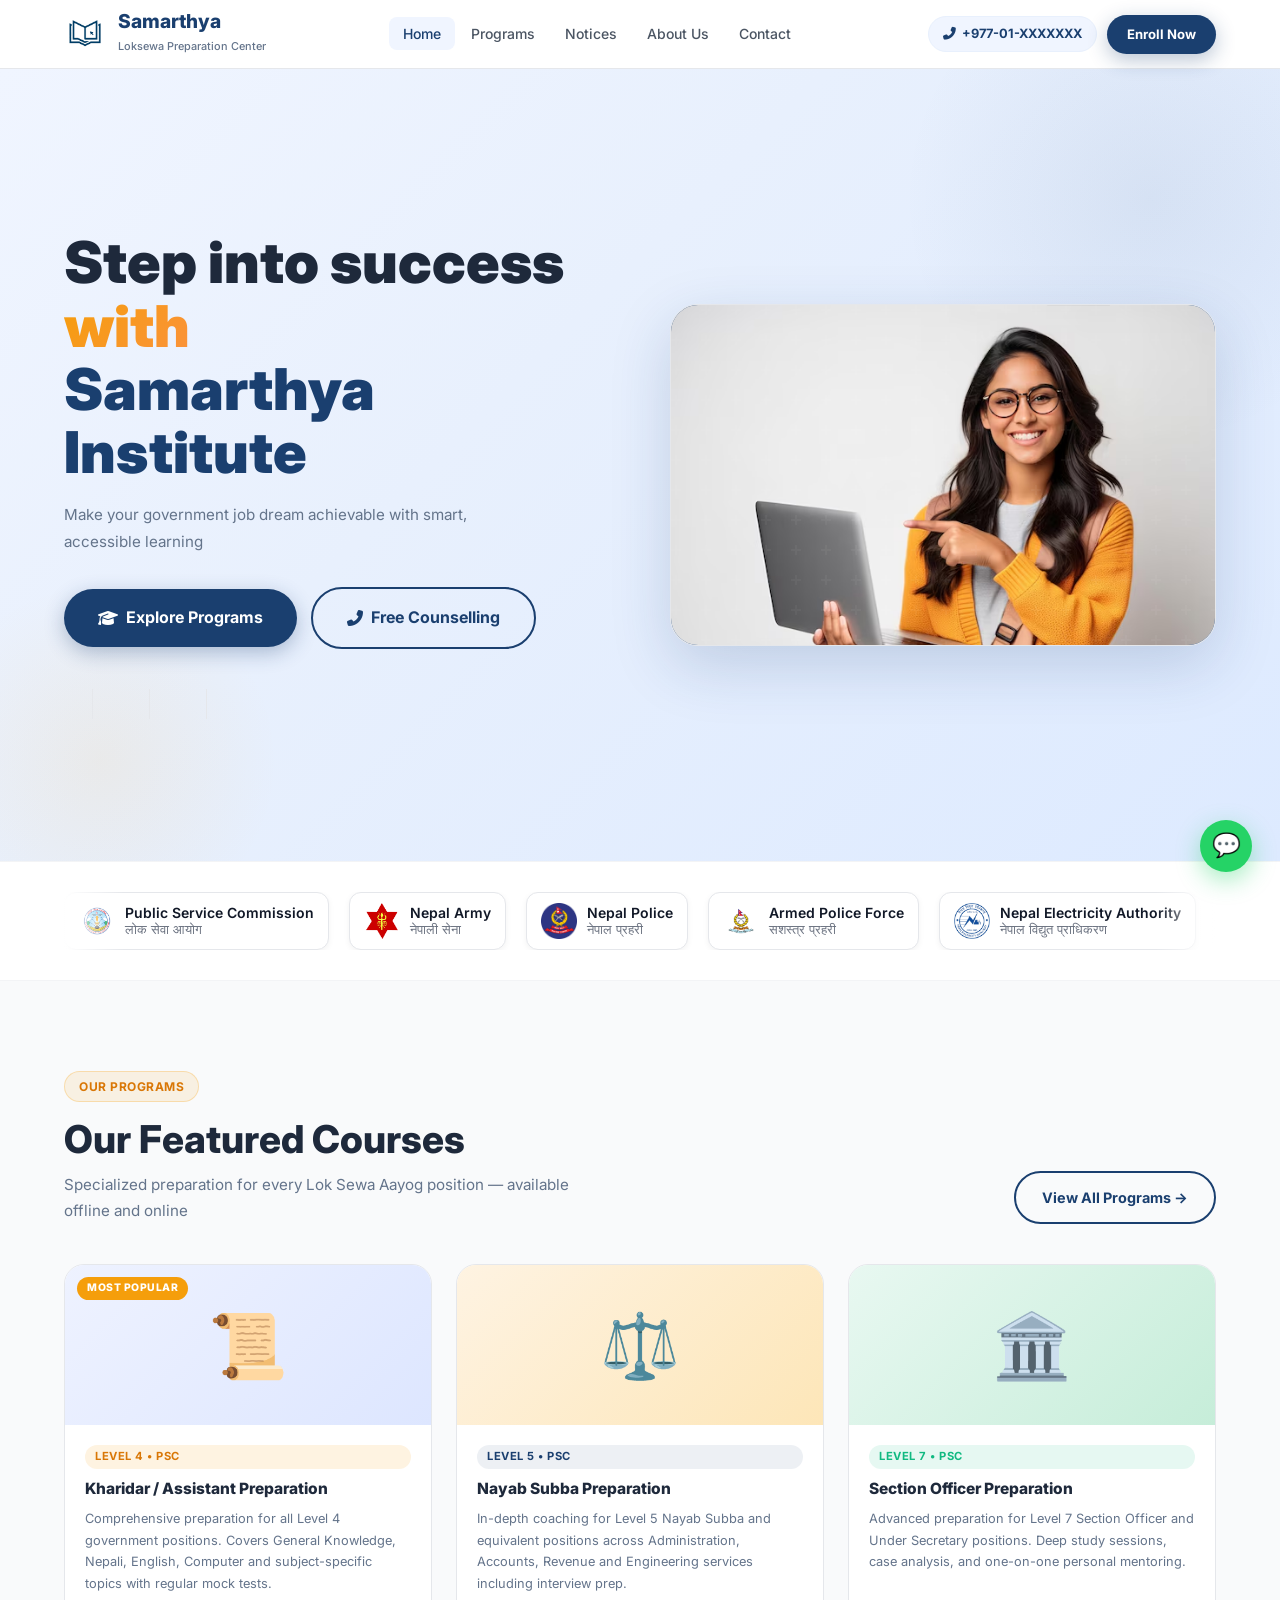
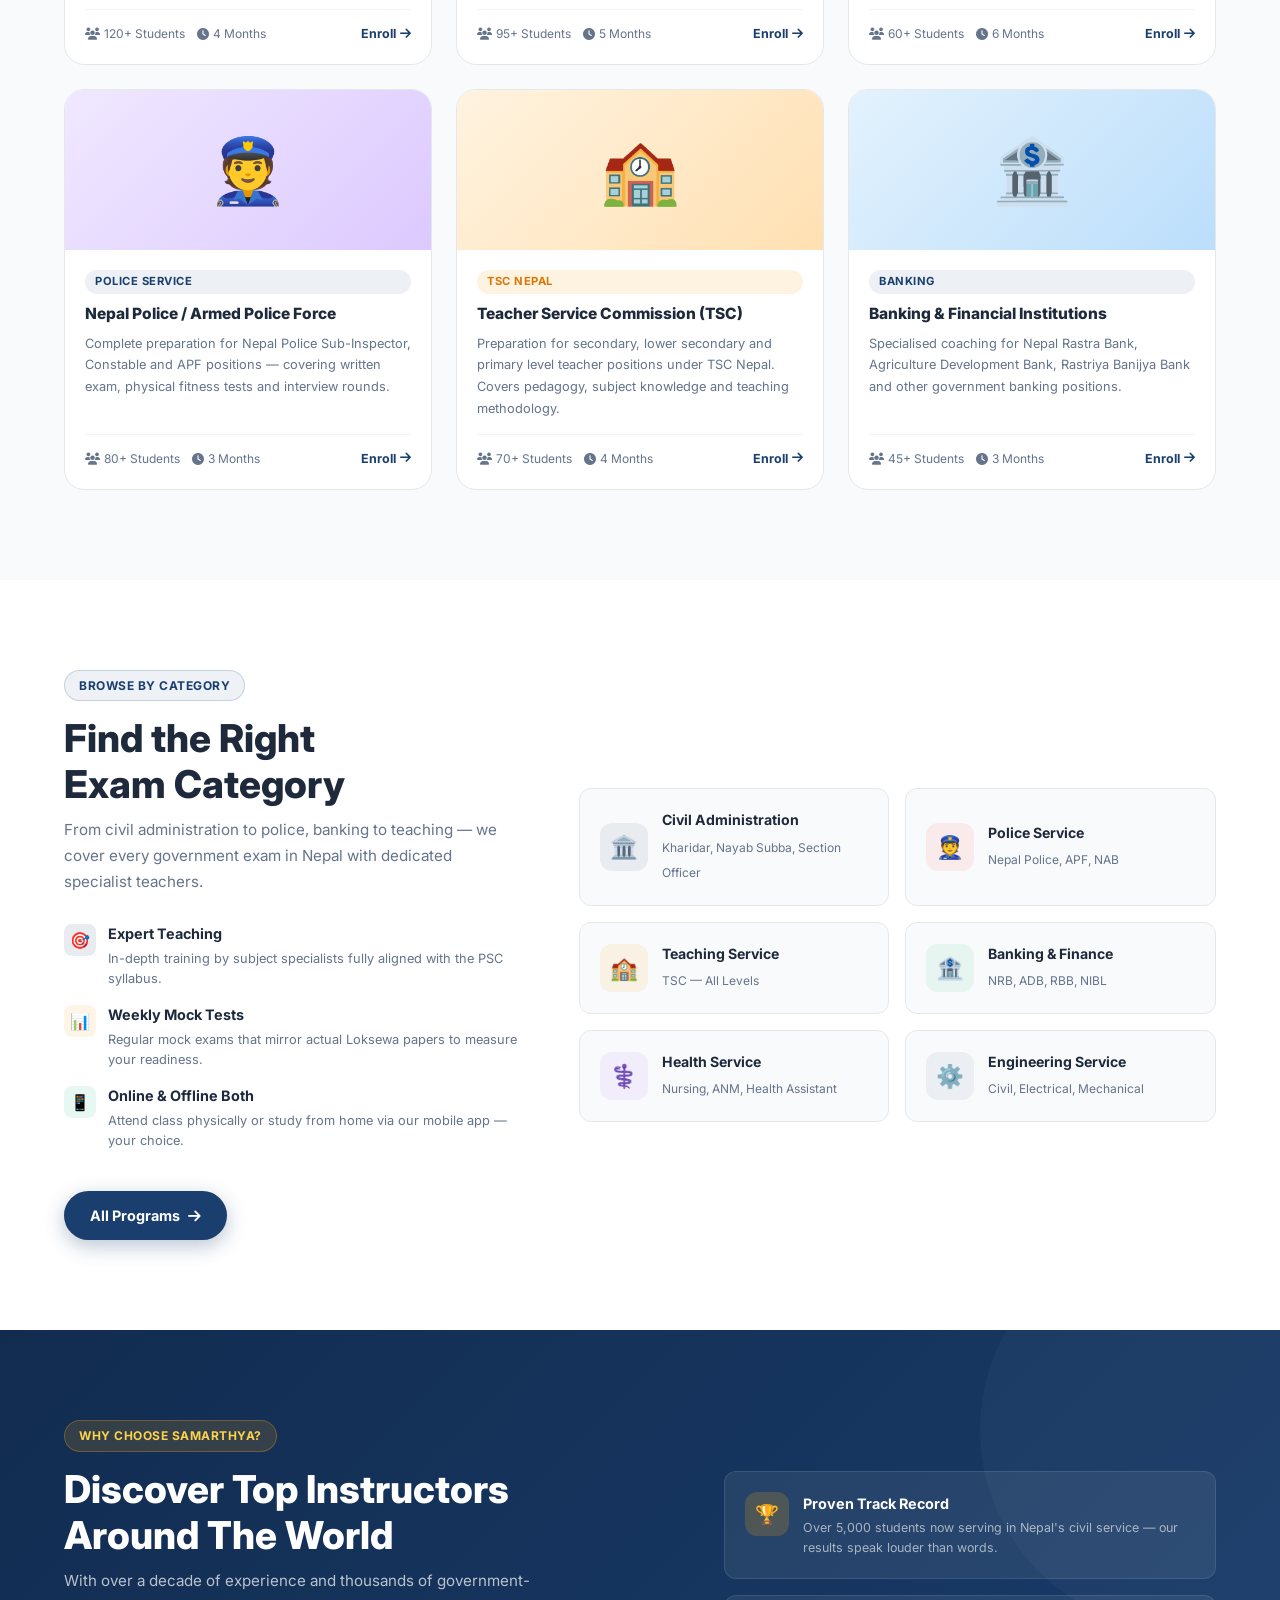
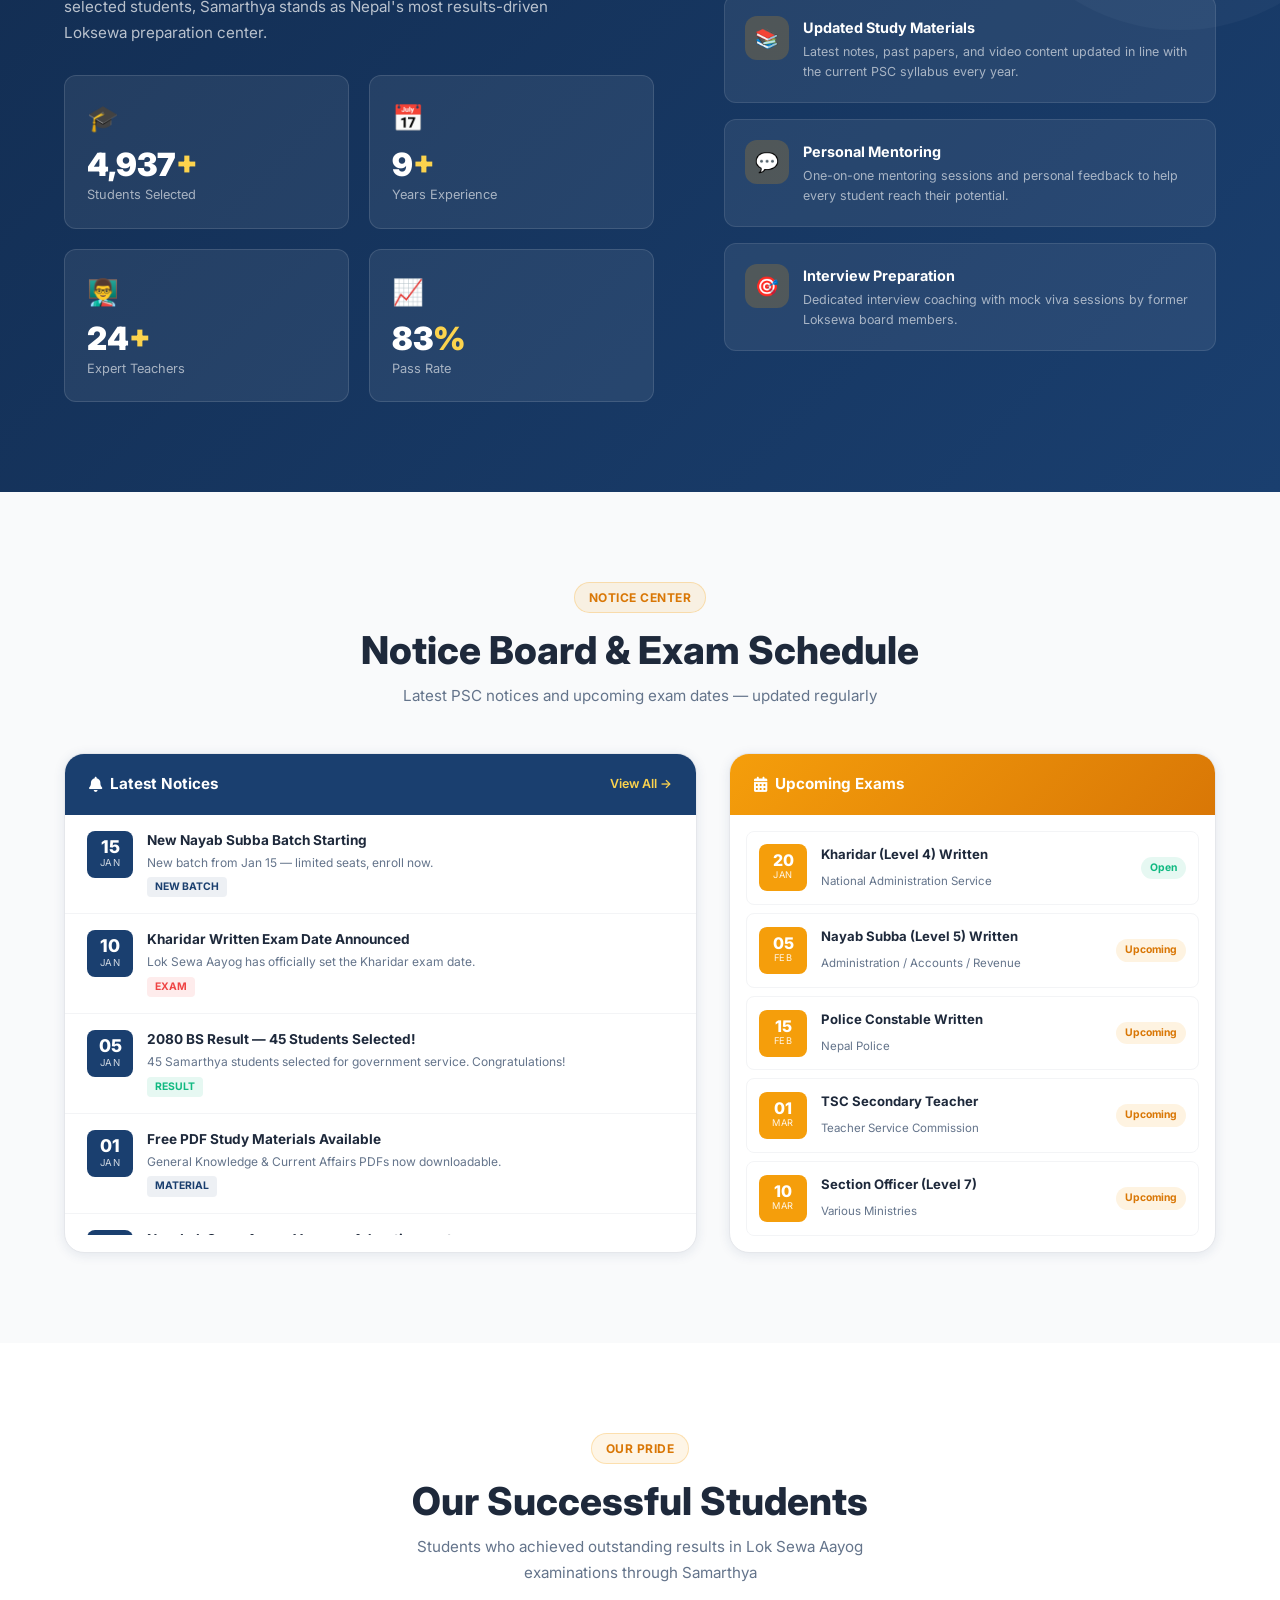
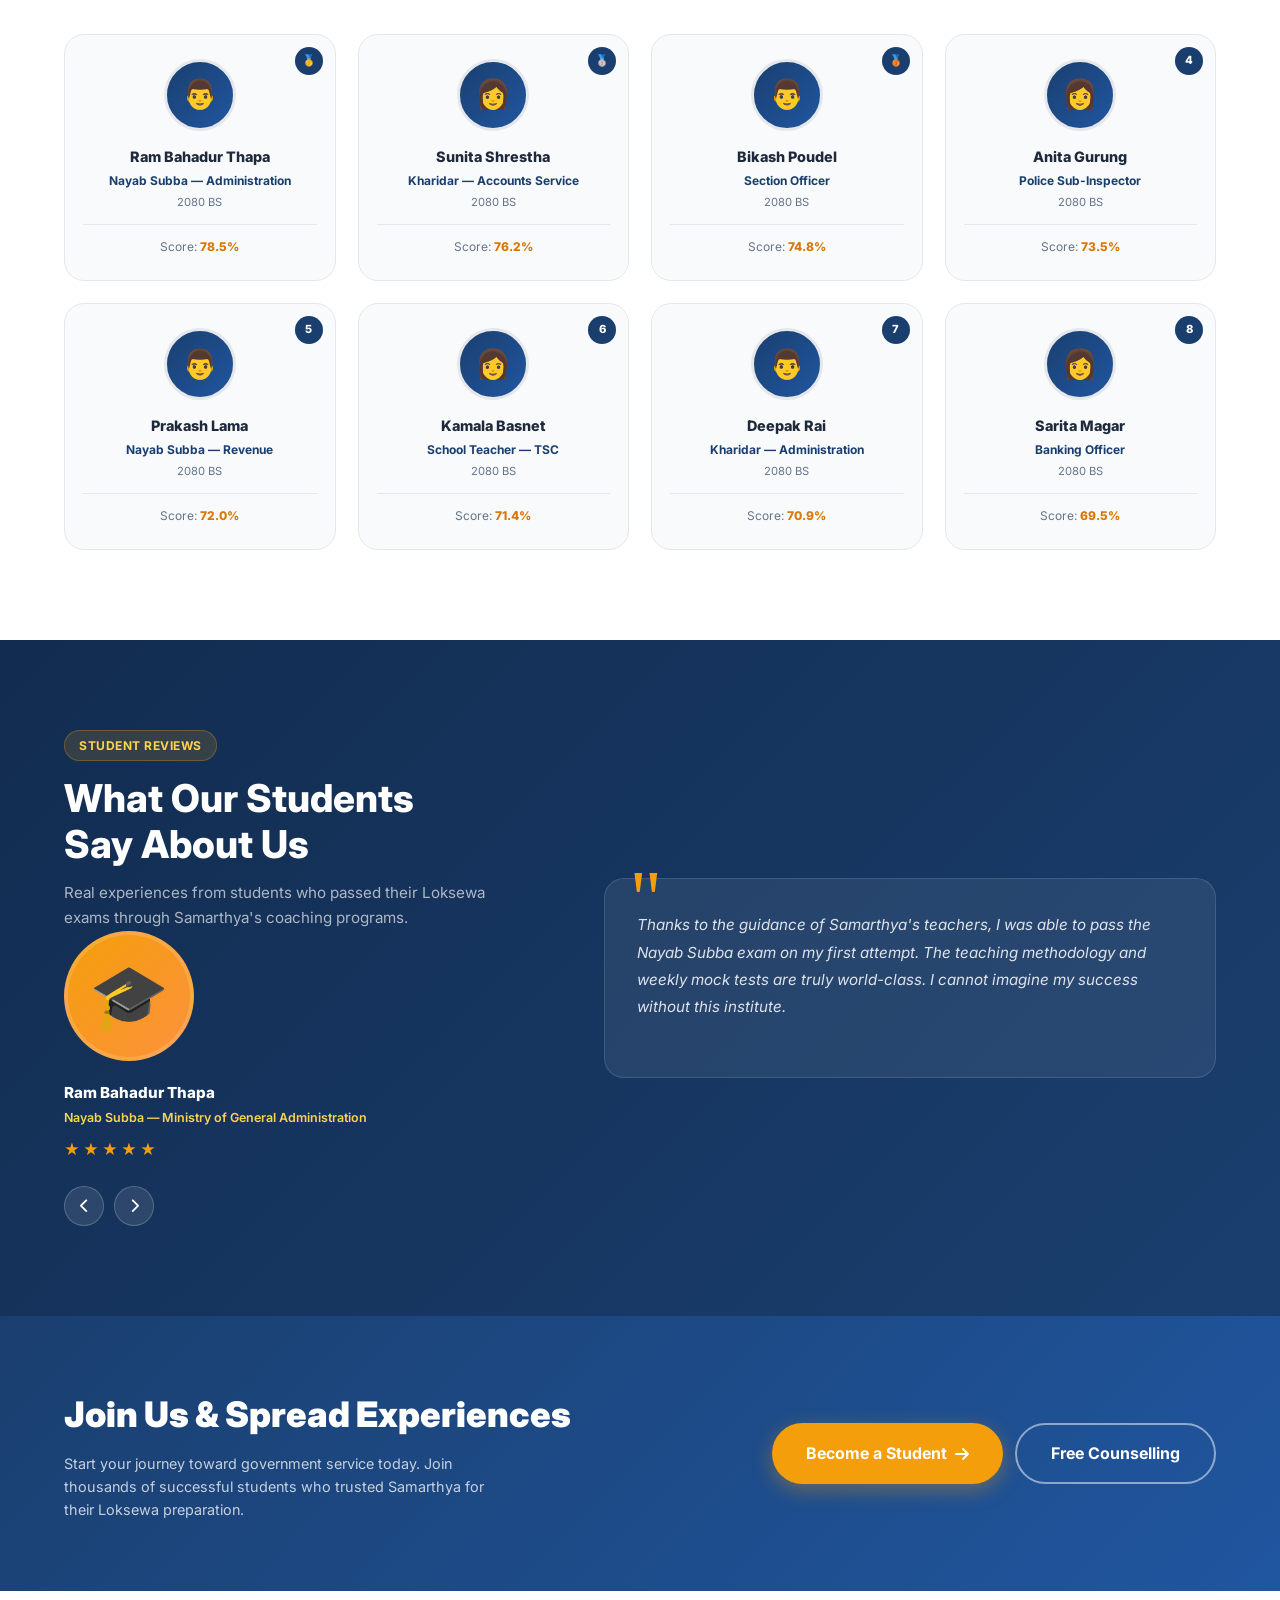
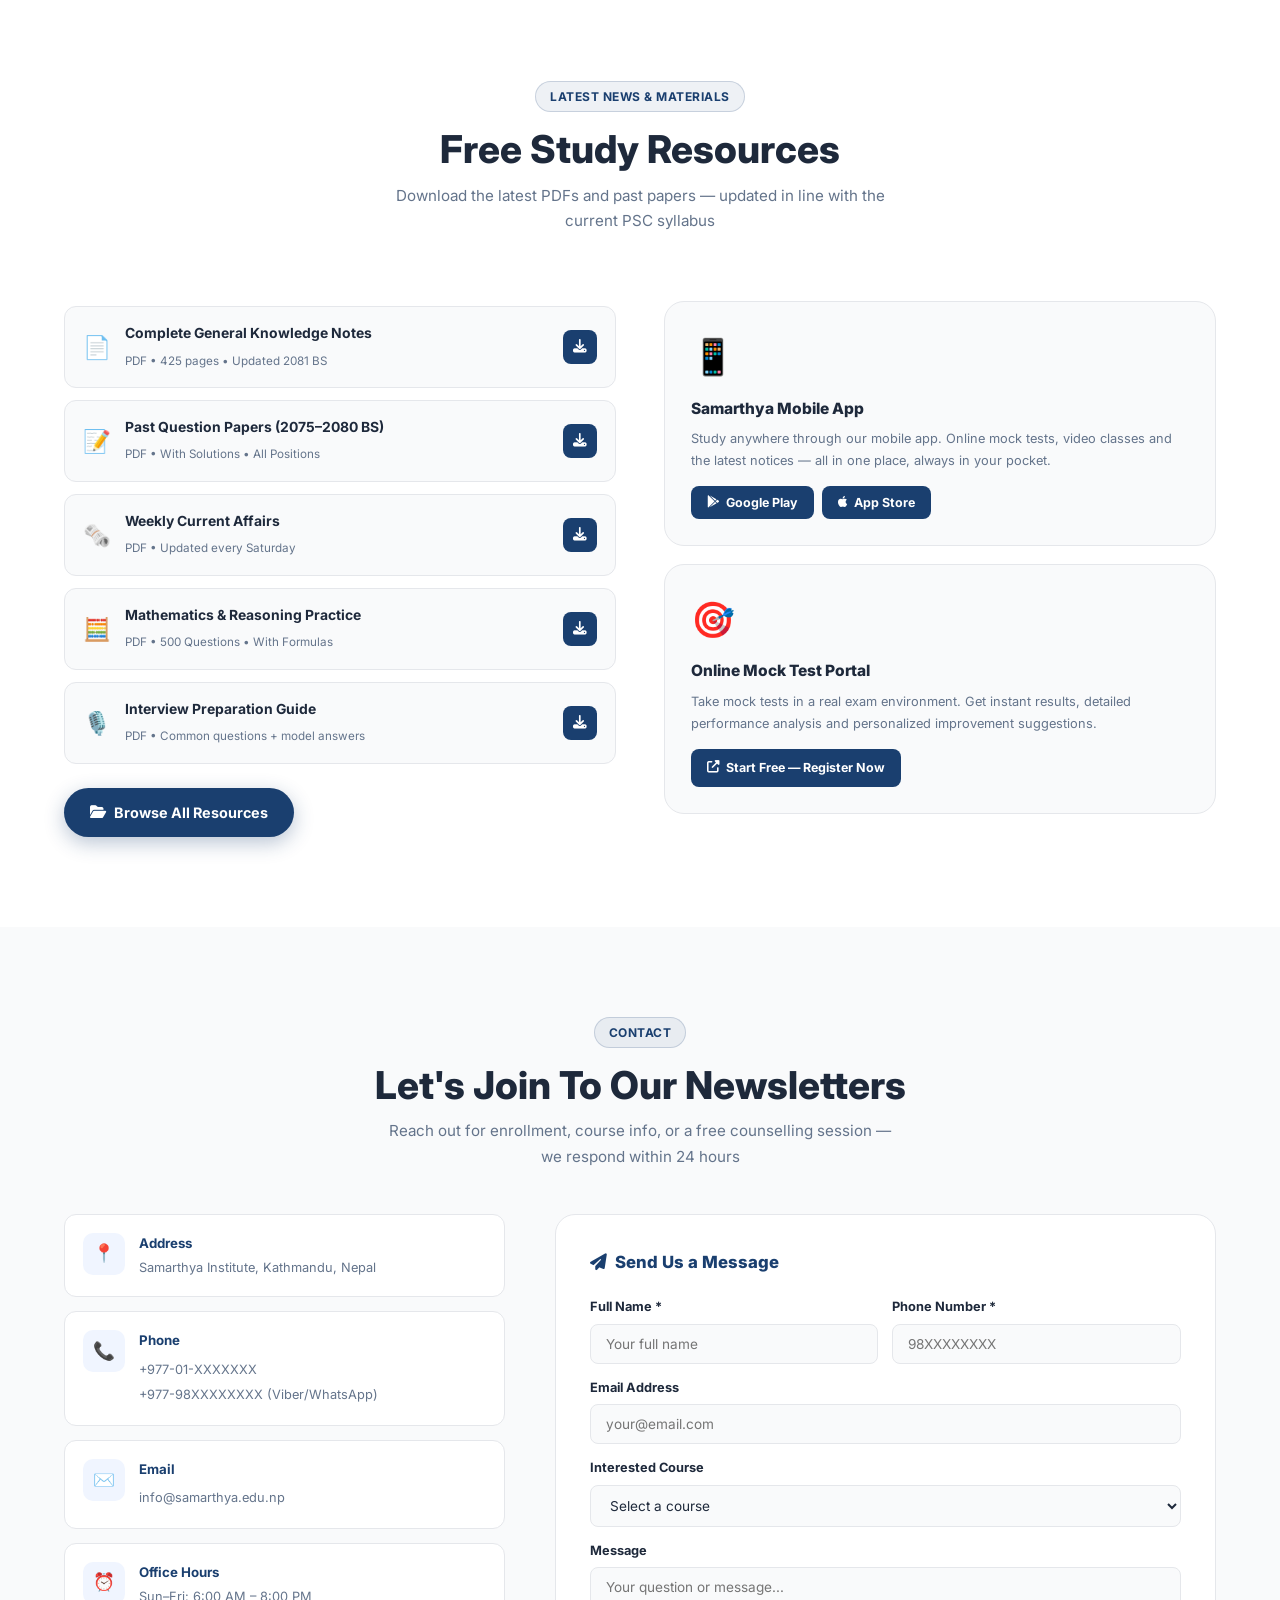
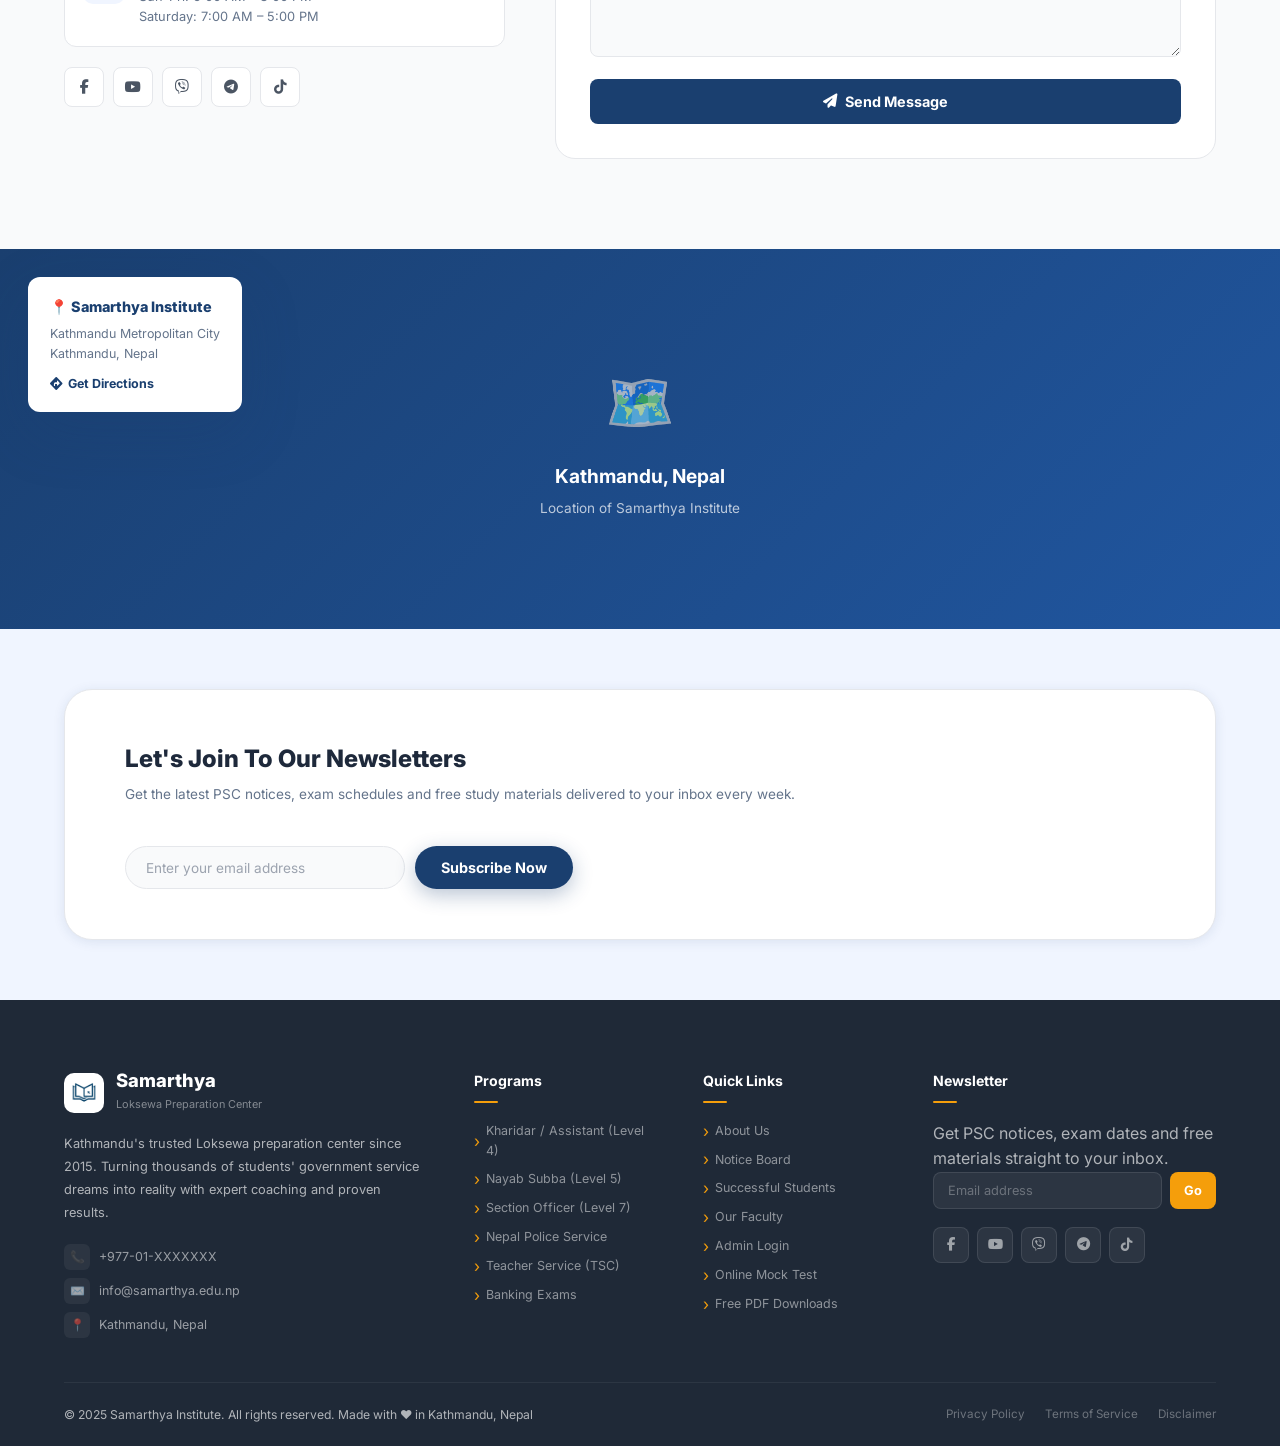
<file: Website/index.html>
<!doctype html>
<html lang="en">
  <head>
    <meta charset="UTF-8" />
    <meta name="viewport" content="width=device-width, initial-scale=1.0" />
    <meta
      name="description"
      content="Samarthya Institute — Nepal's premier Loksewa preparation center in Kathmandu. Expert coaching for PSC exams: Kharidar, Nayab Subba, Section Officer and all government positions."
    />
    <meta
      name="keywords"
      content="Loksewa, PSC Nepal, Lok Sewa Aayog, Kharidar, Nayab Subba, Section Officer, Kathmandu coaching"
    />
    <title>Samarthya Institute | Loksewa Preparation Center — Kathmandu</title>

    <link rel="preconnect" href="https://fonts.googleapis.com" />
    <link rel="preconnect" href="https://fonts.gstatic.com" crossorigin />
    <link
      href="https://fonts.googleapis.com/css2?family=Inter:wght@400;500;600;700;800;900&display=swap"
      rel="stylesheet"
    />
    <link
      rel="stylesheet"
      href="https://cdnjs.cloudflare.com/ajax/libs/font-awesome/6.5.0/css/all.min.css"
    />
    <link rel="stylesheet" href="css/style.css" />
    <link rel="icon" type="image/jpeg" href="images/logo.jpg" />
  </head>
  <body>
    <!-- PRELOADER -->
    <div id="preloader">
      <div class="pre-logo">
        <img src="images/logo.jpg" alt="Samarthya Logo" />
        <div class="pre-logo-text">
          <h2>Samarthya</h2>
          <span>Loksewa Preparation Center</span>
        </div>
      </div>
      <div class="pre-bar"><div class="pre-bar-fill"></div></div>
    </div>

    <!-- TICKER -->
    <!-- <div class="ticker-bar">
  <div class="ticker-label"><i class="fas fa-bullhorn"></i> Notice</div>
  <div class="ticker-track">
    <span class="ticker-item">Lok Sewa Aayog Kharidar written exam date announced — Enrollment open now!</span>
    <span class="ticker-item">New Batch: Nayab Subba Special Class starting from Jan 15 — Limited seats available</span>
    <span class="ticker-item">2080 BS Result — 45 Samarthya students selected for government service. Congratulations!</span>
    <span class="ticker-item">Online Mock Test now available — Register for FREE!</span>
    <span class="ticker-item">Free Current Affairs PDF — Updated every Saturday. Download now!</span>
    <span class="ticker-item">New vacancy: 350 government positions advertised across various ministries</span>
  </div>
</div> -->

    <!-- NAVBAR -->
    <nav class="navbar" id="navbar">
      <div class="nav-inner">
        <a href="#home" class="nav-logo">
          <img src="images/logo.jpg" alt="Samarthya Institute Logo" />
          <div class="nav-logo-text">
            <h1>Samarthya</h1>
            <span>Loksewa Preparation Center</span>
          </div>
        </a>

        <ul class="nav-links">
          <li><a href="#home" class="nav-link active">Home</a></li>
          <li><a href="#programs" class="nav-link">Programs</a></li>
          <li><a href="#notice" class="nav-link">Notices</a></li>
          <!-- <li><a href="#results" class="nav-link">Results</a></li> -->
          <!-- <li><a href="#faculty"   class="nav-link">Faculty</a></li> -->
          <li><a href="#about" class="nav-link">About Us</a></li>
          <li><a href="#contact" class="nav-link">Contact</a></li>
        </ul>

        <div class="nav-actions">
          <div class="nav-phone">
            <i class="fas fa-phone-alt"></i> +977-01-XXXXXXX
          </div>
          <a href="#contact" class="btn btn-primary btn-sm">Enroll Now</a>
        </div>

        <button class="hamburger" id="hamburger" aria-label="Menu">
          <span></span><span></span><span></span>
        </button>
      </div>

      <div class="mobile-nav" id="mobileNav">
        <a href="#home" class="mobile-link">🏠 Home</a>
        <a href="#about" class="mobile-link">ℹ️ About Us</a>
        <a href="#programs" class="mobile-link">📚 Programs</a>
        <a href="#notice" class="mobile-link">📢 Notices</a>
        <a href="#results" class="mobile-link">🏆 Results</a>
        <!-- <a href="#faculty"  class="mobile-link">👨‍🏫 Faculty</a> -->
        <a href="#contact" class="mobile-link">📞 Contact</a>
        <a href="#contact" class="btn btn-primary mobile-cta">Enroll Now →</a>
      </div>
    </nav>

    <!-- HERO -->
    <section id="home" class="hero">
      <div class="container">
        <div class="hero-grid">
          <!-- Left -->
          <div class="hero-left">
            <!-- <div class="hero-tag">
          <div class="hero-tag-dot"></div>
          Nepal's Most Trusted Loksewa Center Since 2015
        </div> -->
            <h1 class="hero-title">
              Step into success <br />
              <span class="hl2">with</span><br />
              <span class="hl">Samarthya Institute</span>
            </h1>
            <p class="hero-desc">
              Make your government job dream achievable with smart, accessible
              learning
            </p>
            <div class="hero-btns">
              <a href="#programs" class="btn btn-primary btn-lg">
                <i class="fas fa-graduation-cap"></i> Explore Programs
              </a>
              <a href="#contact" class="btn btn-outline btn-lg">
                <i class="fas fa-phone-alt"></i> Free Counselling
              </a>
            </div>
            <div class="hero-stats">
              <div class="hero-stat">
                <!-- <div>
              <div class="hero-stat-num">5000+</div>
              <div class="hero-stat-label">Students<br/>Selected</div>
            </div> -->
              </div>
              <div class="hero-stat-divider"></div>
              <div class="hero-stat">
                <!-- <div>
              <div class="hero-stat-num">85%</div>
              <div class="hero-stat-label">Pass Rate</div>
            </div> -->
              </div>
              <div class="hero-stat-divider"></div>
              <div class="hero-stat">
                <!-- <div>
              <div class="hero-stat-num">25+</div>
              <div class="hero-stat-label">Expert<br/>Teachers</div>
            </div> -->
              </div>
              <div class="hero-stat-divider"></div>
              <div class="hero-stat">
                <!-- <div>
              <div class="hero-stat-num">10+</div>
              <div class="hero-stat-label">Years<br/>Experience</div>
            </div> -->
              </div>
            </div>
          </div>

          <!-- Right -->
          <div class="hero-right">
            <!-- Floating card top-left -->
            <!-- <div class="float-1">
              <!-- <div
                class="float-icon"
                style="background: rgba(245, 158, 11, 0.12)"
              >
                🏆
              </div> -->
              <!-- <div class="float-text">
                <strong>5000+</strong>
                <span>Students Selected</span>
              </div> -->
            <!-- </div> -->

            <div class="hero-img-card">
              <div class="hero-img-inner">
                <img
                  src="images/home girl.avif"
                  alt="Student"
                  class="hero-girl-img"
                />
              </div>
              <!-- <div class="hero-card-info">
                <h3>Samarthya Loksewa Batch 2082</h3>
                <p>Join thousands preparing for government service</p>
                <div class="hero-card-row">
                  <div class="hero-mini-stat">
                    <strong>120+</strong>
                    <span>Kharidar Students</span>
                  </div>
                  <div class="hero-mini-stat">
                    <strong>95+</strong>
                    <span>Nayab Subba</span>
                  </div>
                  <div class="hero-mini-stat">
                    <strong>60+</strong>
                    <span>Section Officer</span>
                  </div>
                </div>
              </div> -->
            </div>

            <!-- Floating card bottom-right -->
            <!-- <div class="float-2">
          <div class="float-icon" style="background:rgba(16,185,129,.12);">📊</div>
          <div class="float-text">
            <strong>85% Pass Rate</strong>
            <span>2080 BS Result</span>
          </div>
        </div> -->
          </div>
        </div>
      </div>
    </section>

    <!-- TRUST LOGOS -->
    <!-- <div class="trust-section">
      <div class="container">
        <div class="trust-inner">
          <div class="trust-logos">
            <div class="trust-card">
              <img
                src="images/PSC_logo_Nepal.png" alt="PSC Logo" class="trust-logo-img"/>

              <div class="trust-text">
                <span class="trust-title">Public Service Commission</span>
                <span class="trust-subtitle">लोक सेवा आयोग</span>
              </div>
            </div>
            <div class="trust-card">
              <img
                src="images/Nepali_Army_Unit_Insignia_Image.png" alt="PSC Logo" class="trust-logo-img"/>

              <div class="trust-text">
                <span class="trust-title">Nepal Army</span>
                <span class="trust-subtitle">नेपाली सेना</span>
              </div>
            </div>
            <div class="trust-card">
              <img
                src="images/Nepal_Police_logo.png" alt="PSC Logo" class="trust-logo-img"/>

              <div class="trust-text">
                <span class="trust-title">Nepal Police</span>
                <span class="trust-subtitle">नेपाल प्रहरी</span>
              </div>
            </div>
            <div class="trust-card">
              <img
                src="images/images.png" alt="PSC Logo" class="trust-logo-img"/>

              <div class="trust-text">
                <span class="trust-title">Armed Police Force</span>
                <span class="trust-subtitle">सशस्त्र प्रहरी</span>
              </div>
            </div>
            <div class="trust-card">
              <img
                src="images/nea logo.png" alt="PSC Logo" class="trust-logo-img"/>

              <div class="trust-text">
                <span class="trust-title">Nepal Electricity Authority</span>
                <span class="trust-subtitle">नेपाल विद्युत प्राधिकरण</span>
              </div>
            </div>
            <div class="trust-card">
              <img
                src="images/ktm water.png" alt="PSC Logo" class="trust-logo-img"/>

              <div class="trust-text">
                <span class="trust-title">Kathmandu Water</span>
                <span class="trust-subtitle">काठमाडौं खानेपानी </span>
              </div>
            </div>
          </div>
        </div>
      </div>
    </div> -->

    <div class="trust-section">
  
  <div class="container">
    <div class="trust-wrapper">
      <div class="trust-track">

        <!-- ORIGINAL SET -->
            <div class="trust-card">
              <img
                src="images/PSC_logo_Nepal.png" alt="PSC Logo" class="trust-logo-img"/>

              <div class="trust-text">
                <span class="trust-title">Public Service Commission</span>
                <span class="trust-subtitle">लोक सेवा आयोग</span>
              </div>
            </div>
            <div class="trust-card">
              <img
                src="images/Nepali_Army_Unit_Insignia_Image.png" alt="PSC Logo" class="trust-logo-img"/>

              <div class="trust-text">
                <span class="trust-title">Nepal Army</span>
                <span class="trust-subtitle">नेपाली सेना</span>
              </div>
            </div>
            <div class="trust-card">
              <img
                src="images/Nepal_Police_logo.png" alt="PSC Logo" class="trust-logo-img"/>

              <div class="trust-text">
                <span class="trust-title">Nepal Police</span>
                <span class="trust-subtitle">नेपाल प्रहरी</span>
              </div>
            </div>
            <div class="trust-card">
              <img
                src="images/images.png" alt="PSC Logo" class="trust-logo-img"/>

              <div class="trust-text">
                <span class="trust-title">Armed Police Force</span>
                <span class="trust-subtitle">सशस्त्र प्रहरी</span>
              </div>
            </div>
            <div class="trust-card">
              <img
                src="images/nea logo.png" alt="PSC Logo" class="trust-logo-img"/>

              <div class="trust-text">
                <span class="trust-title">Nepal Electricity Authority</span>
                <span class="trust-subtitle">नेपाल विद्युत प्राधिकरण</span>
              </div>
            </div>
            <div class="trust-card">
              <img
                src="images/ktm water.png" alt="PSC Logo" class="trust-logo-img"/>

              <div class="trust-text">
                <span class="trust-title">Kathmandu Water</span>
                <span class="trust-subtitle">काठमाडौं खानेपानी </span>
              </div>
            </div>

        <!-- DUPLICATE SET (IMPORTANT for seamless loop) -->
       <div class="trust-card">
              <img
                src="images/PSC_logo_Nepal.png" alt="PSC Logo" class="trust-logo-img"/>

              <div class="trust-text">
                <span class="trust-title">Public Service Commission</span>
                <span class="trust-subtitle">लोक सेवा आयोग</span>
              </div>
            </div>
            <div class="trust-card">
              <img
                src="images/Nepali_Army_Unit_Insignia_Image.png" alt="PSC Logo" class="trust-logo-img"/>

              <div class="trust-text">
                <span class="trust-title">Nepal Army</span>
                <span class="trust-subtitle">नेपाली सेना</span>
              </div>
            </div>
            <div class="trust-card">
              <img
                src="images/Nepal_Police_logo.png" alt="PSC Logo" class="trust-logo-img"/>

              <div class="trust-text">
                <span class="trust-title">Nepal Police</span>
                <span class="trust-subtitle">नेपाल प्रहरी</span>
              </div>
            </div>
            <div class="trust-card">
              <img
                src="images/images.png" alt="PSC Logo" class="trust-logo-img"/>

              <div class="trust-text">
                <span class="trust-title">Armed Police Force</span>
                <span class="trust-subtitle">सशस्त्र प्रहरी</span>
              </div>
            </div>
            <div class="trust-card">
              <img
                src="images/nea logo.png" alt="PSC Logo" class="trust-logo-img"/>

              <div class="trust-text">
                <span class="trust-title">Nepal Electricity Authority</span>
                <span class="trust-subtitle">नेपाल विद्युत प्राधिकरण</span>
              </div>
            </div>
            <div class="trust-card">
              <img
                src="images/ktm water.png" alt="PSC Logo" class="trust-logo-img"/>

              <div class="trust-text">
                <span class="trust-title">Kathmandu Water</span>
                <span class="trust-subtitle">काठमाडौं खानेपानी </span>
              </div>
            </div>

      </div>
    </div>
  </div>
</div>
    <!-- PROGRAMS -->
    <section id="programs" class="programs-section section">
      <div class="container">
        <div class="programs-top">
          <div>
            <div class="label-tag">Our Programs</div>
            <h2 class="section-heading">Our Featured Courses</h2>
            <p class="section-sub">
              Specialized preparation for every Lok Sewa Aayog position —
              available offline and online
            </p>
          </div>
          <a
            href="allprograms.html"
            class="btn btn-outline"
            style="flex-shrink: 0"
            >View All Programs →</a
          >
        </div>

        <div class="programs-grid">
          <!-- Card 1 -->
          <div class="program-card reveal">
            <div
              class="program-card-img"
              style="background: linear-gradient(135deg, #eef2ff, #dde6ff)"
            >
              <span style="font-size: 4rem">📜</span>
              <div class="program-featured-badge">Most Popular</div>
            </div>
            <div class="program-card-body">
              <span class="program-tag tag-orange">Level 4 • PSC</span>
              <h3 class="program-card-title">
                Kharidar / Assistant Preparation
              </h3>
              <p class="program-card-desc">
                Comprehensive preparation for all Level 4 government positions.
                Covers General Knowledge, Nepali, English, Computer and
                subject-specific topics with regular mock tests.
              </p>
              <div class="program-card-footer">
                <div class="program-card-meta">
                  <span class="meta-item"
                    ><i class="fas fa-users"></i> 120+ Students</span
                  >
                  <span class="meta-item"
                    ><i class="fas fa-clock"></i> 4 Months</span
                  >
                </div>
                <a href="#contact" class="program-enroll"
                  >Enroll <i class="fas fa-arrow-right"></i
                ></a>
              </div>
            </div>
          </div>

          <!-- Card 2 -->
          <div class="program-card reveal">
            <div
              class="program-card-img"
              style="background: linear-gradient(135deg, #fef3e2, #fde6b8)"
            >
              <span style="font-size: 4rem">⚖️</span>
            </div>
            <div class="program-card-body">
              <span class="program-tag tag-blue">Level 5 • PSC</span>
              <h3 class="program-card-title">Nayab Subba Preparation</h3>
              <p class="program-card-desc">
                In-depth coaching for Level 5 Nayab Subba and equivalent
                positions across Administration, Accounts, Revenue and
                Engineering services including interview prep.
              </p>
              <div class="program-card-footer">
                <div class="program-card-meta">
                  <span class="meta-item"
                    ><i class="fas fa-users"></i> 95+ Students</span
                  >
                  <span class="meta-item"
                    ><i class="fas fa-clock"></i> 5 Months</span
                  >
                </div>
                <a href="#contact" class="program-enroll"
                  >Enroll <i class="fas fa-arrow-right"></i
                ></a>
              </div>
            </div>
          </div>

          <!-- Card 3 -->
          <div class="program-card reveal">
            <div
              class="program-card-img"
              style="background: linear-gradient(135deg, #e8f8f1, #c6edd9)"
            >
              <span style="font-size: 4rem">🏛️</span>
            </div>
            <div class="program-card-body">
              <span class="program-tag tag-green">Level 7 • PSC</span>
              <h3 class="program-card-title">Section Officer Preparation</h3>
              <p class="program-card-desc">
                Advanced preparation for Level 7 Section Officer and Under
                Secretary positions. Deep study sessions, case analysis, and
                one-on-one personal mentoring.
              </p>
              <div class="program-card-footer">
                <div class="program-card-meta">
                  <span class="meta-item"
                    ><i class="fas fa-users"></i> 60+ Students</span
                  >
                  <span class="meta-item"
                    ><i class="fas fa-clock"></i> 6 Months</span
                  >
                </div>
                <a href="#contact" class="program-enroll"
                  >Enroll <i class="fas fa-arrow-right"></i
                ></a>
              </div>
            </div>
          </div>

          <!-- Card 4 -->
          <div class="program-card reveal">
            <div
              class="program-card-img"
              style="background: linear-gradient(135deg, #f0e8ff, #dcc9ff)"
            >
              <span style="font-size: 4rem">👮</span>
            </div>
            <div class="program-card-body">
              <span class="program-tag tag-blue">Police Service</span>
              <h3 class="program-card-title">
                Nepal Police / Armed Police Force
              </h3>
              <p class="program-card-desc">
                Complete preparation for Nepal Police Sub-Inspector, Constable
                and APF positions — covering written exam, physical fitness
                tests and interview rounds.
              </p>
              <div class="program-card-footer">
                <div class="program-card-meta">
                  <span class="meta-item"
                    ><i class="fas fa-users"></i> 80+ Students</span
                  >
                  <span class="meta-item"
                    ><i class="fas fa-clock"></i> 3 Months</span
                  >
                </div>
                <a href="#contact" class="program-enroll"
                  >Enroll <i class="fas fa-arrow-right"></i
                ></a>
              </div>
            </div>
          </div>

          <!-- Card 5 -->
          <div class="program-card reveal">
            <div
              class="program-card-img"
              style="background: linear-gradient(135deg, #fff3e0, #ffe0b2)"
            >
              <span style="font-size: 4rem">🏫</span>
            </div>
            <div class="program-card-body">
              <span class="program-tag tag-orange">TSC Nepal</span>
              <h3 class="program-card-title">
                Teacher Service Commission (TSC)
              </h3>
              <p class="program-card-desc">
                Preparation for secondary, lower secondary and primary level
                teacher positions under TSC Nepal. Covers pedagogy, subject
                knowledge and teaching methodology.
              </p>
              <div class="program-card-footer">
                <div class="program-card-meta">
                  <span class="meta-item"
                    ><i class="fas fa-users"></i> 70+ Students</span
                  >
                  <span class="meta-item"
                    ><i class="fas fa-clock"></i> 4 Months</span
                  >
                </div>
                <a href="#contact" class="program-enroll"
                  >Enroll <i class="fas fa-arrow-right"></i
                ></a>
              </div>
            </div>
          </div>

          <!-- Card 6 -->
          <div class="program-card reveal">
            <div
              class="program-card-img"
              style="background: linear-gradient(135deg, #e3f2fd, #bbdefb)"
            >
              <span style="font-size: 4rem">🏦</span>
            </div>
            <div class="program-card-body">
              <span class="program-tag tag-blue">Banking</span>
              <h3 class="program-card-title">
                Banking & Financial Institutions
              </h3>
              <p class="program-card-desc">
                Specialised coaching for Nepal Rastra Bank, Agriculture
                Development Bank, Rastriya Banijya Bank and other government
                banking positions.
              </p>
              <div class="program-card-footer">
                <div class="program-card-meta">
                  <span class="meta-item"
                    ><i class="fas fa-users"></i> 45+ Students</span
                  >
                  <span class="meta-item"
                    ><i class="fas fa-clock"></i> 3 Months</span
                  >
                </div>
                <a href="#contact" class="program-enroll"
                  >Enroll <i class="fas fa-arrow-right"></i
                ></a>
              </div>
            </div>
          </div>
        </div>
      </div>
    </section>

    <!-- BROWSE CATEGORIES -->
    <section id="about" class="cat-section section">
      <div class="container">
        <div class="cat-layout">
          <div class="reveal-left">
            <div class="label-tag blue">Browse By Category</div>
            <h2 class="section-heading">Find the Right<br />Exam Category</h2>
            <p class="section-sub">
              From civil administration to police, banking to teaching — we
              cover every government exam in Nepal with dedicated specialist
              teachers.
            </p>
            <div
              style="
                margin-top: 28px;
                display: flex;
                flex-direction: column;
                gap: 14px;
              "
            >
              <div style="display: flex; align-items: flex-start; gap: 12px">
                <div
                  style="
                    width: 32px;
                    height: 32px;
                    background: rgba(26, 63, 111, 0.1);
                    border-radius: 8px;
                    display: flex;
                    align-items: center;
                    justify-content: center;
                    flex-shrink: 0;
                    margin-top: 2px;
                  "
                >
                  🎯
                </div>
                <div>
                  <h4
                    style="
                      font-size: 0.9rem;
                      font-weight: 700;
                      color: var(--text);
                      margin-bottom: 3px;
                    "
                  >
                    Expert Teaching
                  </h4>
                  <p
                    style="
                      font-size: 0.8rem;
                      color: var(--text-muted);
                      line-height: 1.6;
                    "
                  >
                    In-depth training by subject specialists fully aligned with
                    the PSC syllabus.
                  </p>
                </div>
              </div>
              <div style="display: flex; align-items: flex-start; gap: 12px">
                <div
                  style="
                    width: 32px;
                    height: 32px;
                    background: rgba(245, 158, 11, 0.1);
                    border-radius: 8px;
                    display: flex;
                    align-items: center;
                    justify-content: center;
                    flex-shrink: 0;
                    margin-top: 2px;
                  "
                >
                  📊
                </div>
                <div>
                  <h4
                    style="
                      font-size: 0.9rem;
                      font-weight: 700;
                      color: var(--text);
                      margin-bottom: 3px;
                    "
                  >
                    Weekly Mock Tests
                  </h4>
                  <p
                    style="
                      font-size: 0.8rem;
                      color: var(--text-muted);
                      line-height: 1.6;
                    "
                  >
                    Regular mock exams that mirror actual Loksewa papers to
                    measure your readiness.
                  </p>
                </div>
              </div>
              <div style="display: flex; align-items: flex-start; gap: 12px">
                <div
                  style="
                    width: 32px;
                    height: 32px;
                    background: rgba(16, 185, 129, 0.1);
                    border-radius: 8px;
                    display: flex;
                    align-items: center;
                    justify-content: center;
                    flex-shrink: 0;
                    margin-top: 2px;
                  "
                >
                  📱
                </div>
                <div>
                  <h4
                    style="
                      font-size: 0.9rem;
                      font-weight: 700;
                      color: var(--text);
                      margin-bottom: 3px;
                    "
                  >
                    Online & Offline Both
                  </h4>
                  <p
                    style="
                      font-size: 0.8rem;
                      color: var(--text-muted);
                      line-height: 1.6;
                    "
                  >
                    Attend class physically or study from home via our mobile
                    app — your choice.
                  </p>
                </div>
              </div>
            </div>
            <div class="cat-more">
              <a
                href="#programs"
                class="btn btn-primary"
                style="margin-top: 20px"
                >All Programs <i class="fas fa-arrow-right"></i
              ></a>
            </div>
          </div>

          <div class="cat-grid reveal-right">
            <div class="cat-card">
              <div class="cat-icon" style="background: rgba(26, 63, 111, 0.08)">
                🏛️
              </div>
              <div class="cat-info">
                <h4>Civil Administration</h4>
                <span>Kharidar, Nayab Subba, Section Officer</span>
              </div>
            </div>
            <div class="cat-card">
              <div class="cat-icon" style="background: rgba(239, 68, 68, 0.08)">
                👮
              </div>
              <div class="cat-info">
                <h4>Police Service</h4>
                <span>Nepal Police, APF, NAB</span>
              </div>
            </div>
            <div class="cat-card">
              <div class="cat-icon" style="background: rgba(245, 158, 11, 0.1)">
                🏫
              </div>
              <div class="cat-info">
                <h4>Teaching Service</h4>
                <span>TSC — All Levels</span>
              </div>
            </div>
            <div class="cat-card">
              <div
                class="cat-icon"
                style="background: rgba(16, 185, 129, 0.08)"
              >
                🏦
              </div>
              <div class="cat-info">
                <h4>Banking & Finance</h4>
                <span>NRB, ADB, RBB, NIBL</span>
              </div>
            </div>
            <div class="cat-card">
              <div
                class="cat-icon"
                style="background: rgba(139, 92, 246, 0.08)"
              >
                ⚕️
              </div>
              <div class="cat-info">
                <h4>Health Service</h4>
                <span>Nursing, ANM, Health Assistant</span>
              </div>
            </div>
            <div class="cat-card">
              <div class="cat-icon" style="background: rgba(26, 63, 111, 0.06)">
                ⚙️
              </div>
              <div class="cat-info">
                <h4>Engineering Service</h4>
                <span>Civil, Electrical, Mechanical</span>
              </div>
            </div>
          </div>
        </div>
      </div>
    </section>

    <!-- STATS / WHY US -->
    <section class="stats-section section">
      <div class="container">
        <div class="stats-inner">
          <div class="stats-content">
            <div
              class="label-tag"
              style="
                background: rgba(245, 158, 11, 0.15);
                color: #fcd34d;
                border-color: rgba(245, 158, 11, 0.3);
              "
            >
              Why Choose Samarthya?
            </div>
            <h2 class="section-heading" style="color: white">
              Discover Top Instructors<br />Around The World
            </h2>
            <p class="section-sub">
              With over a decade of experience and thousands of
              government-selected students, Samarthya stands as Nepal's most
              results-driven Loksewa preparation center.
            </p>
            <div class="stats-grid">
              <div class="stat-box reveal">
                <div class="stat-box-icon">🎓</div>
                <div class="stat-box-num">
                  <span class="cnt" data-to="5000" data-suf="+">5000</span
                  ><span class="suf">+</span>
                </div>
                <div class="stat-box-label">Students Selected</div>
              </div>
              <div class="stat-box reveal">
                <div class="stat-box-icon">📅</div>
                <div class="stat-box-num">
                  <span class="cnt" data-to="10" data-suf="+">10</span
                  ><span class="suf">+</span>
                </div>
                <div class="stat-box-label">Years Experience</div>
              </div>
              <div class="stat-box reveal">
                <div class="stat-box-icon">👨‍🏫</div>
                <div class="stat-box-num">
                  <span class="cnt" data-to="25" data-suf="+">25</span
                  ><span class="suf">+</span>
                </div>
                <div class="stat-box-label">Expert Teachers</div>
              </div>
              <div class="stat-box reveal">
                <div class="stat-box-icon">📈</div>
                <div class="stat-box-num">
                  <span class="cnt" data-to="85" data-suf="%">85</span
                  ><span class="suf">%</span>
                </div>
                <div class="stat-box-label">Pass Rate</div>
              </div>
            </div>
          </div>

          <div class="stats-features">
            <div class="stats-feature reveal-right">
              <div class="sf-icon">🏆</div>
              <div class="sf-text">
                <h4>Proven Track Record</h4>
                <p>
                  Over 5,000 students now serving in Nepal's civil service — our
                  results speak louder than words.
                </p>
              </div>
            </div>
            <div class="stats-feature reveal-right">
              <div class="sf-icon">📚</div>
              <div class="sf-text">
                <h4>Updated Study Materials</h4>
                <p>
                  Latest notes, past papers, and video content updated in line
                  with the current PSC syllabus every year.
                </p>
              </div>
            </div>
            <div class="stats-feature reveal-right">
              <div class="sf-icon">💬</div>
              <div class="sf-text">
                <h4>Personal Mentoring</h4>
                <p>
                  One-on-one mentoring sessions and personal feedback to help
                  every student reach their potential.
                </p>
              </div>
            </div>
            <div class="stats-feature reveal-right">
              <div class="sf-icon">🎯</div>
              <div class="sf-text">
                <h4>Interview Preparation</h4>
                <p>
                  Dedicated interview coaching with mock viva sessions by former
                  Loksewa board members.
                </p>
              </div>
            </div>
          </div>
        </div>
      </div>
    </section>

    <!-- NOTICE BOARD -->
    <section id="notice" class="notice-section section">
      <div class="container">
        <div style="text-align: center; margin-bottom: 44px" class="reveal">
          <div class="label-tag">Notice Center</div>
          <h2 class="section-heading">Notice Board &amp; Exam Schedule</h2>
          <p
            class="section-sub"
            style="margin: 10px auto 0; text-align: center"
          >
            Latest PSC notices and upcoming exam dates — updated regularly
          </p>
        </div>
        <div class="notice-layout">
          <!-- Notices -->
          <div class="notice-board reveal-left">
            <div class="notice-head">
              <h3><i class="fas fa-bell"></i> Latest Notices</h3>
              <a href="#" class="view-all">View All →</a>
            </div>
            <div class="notice-items">
              <div class="notice-row">
                <div class="n-date">
                  <span class="nd">15</span><span class="nm">Jan</span>
                </div>
                <div class="n-info">
                  <h4>New Nayab Subba Batch Starting</h4>
                  <p>New batch from Jan 15 — limited seats, enroll now.</p>
                  <span class="n-cat nc-material">New Batch</span>
                </div>
              </div>
              <div class="notice-row">
                <div class="n-date">
                  <span class="nd">10</span><span class="nm">Jan</span>
                </div>
                <div class="n-info">
                  <h4>Kharidar Written Exam Date Announced</h4>
                  <p>
                    Lok Sewa Aayog has officially set the Kharidar exam date.
                  </p>
                  <span class="n-cat nc-exam">Exam</span>
                </div>
              </div>
              <div class="notice-row">
                <div class="n-date">
                  <span class="nd">05</span><span class="nm">Jan</span>
                </div>
                <div class="n-info">
                  <h4>2080 BS Result — 45 Students Selected!</h4>
                  <p>
                    45 Samarthya students selected for government service.
                    Congratulations!
                  </p>
                  <span class="n-cat nc-result">Result</span>
                </div>
              </div>
              <div class="notice-row">
                <div class="n-date">
                  <span class="nd">01</span><span class="nm">Jan</span>
                </div>
                <div class="n-info">
                  <h4>Free PDF Study Materials Available</h4>
                  <p>
                    General Knowledge & Current Affairs PDFs now downloadable.
                  </p>
                  <span class="n-cat nc-material">Material</span>
                </div>
              </div>
              <div class="notice-row">
                <div class="n-date">
                  <span class="nd">28</span><span class="nm">Dec</span>
                </div>
                <div class="n-info">
                  <h4>New Lok Sewa Aayog Vacancy Advertisement</h4>
                  <p>
                    350 positions advertised across various ministries — apply
                    now.
                  </p>
                  <span class="n-cat nc-vacancy">Vacancy</span>
                </div>
              </div>
              <div class="notice-row">
                <div class="n-date">
                  <span class="nd">25</span><span class="nm">Dec</span>
                </div>
                <div class="n-info">
                  <h4>Section Officer Interview Guidance Sessions</h4>
                  <p>Special interview prep every Tuesday &amp; Thursday.</p>
                  <span class="n-cat nc-material">Guidance</span>
                </div>
              </div>
            </div>
          </div>

          <!-- Exam Calendar -->
          <div class="exam-cal reveal-right">
            <div class="cal-head">
              <h3><i class="fas fa-calendar-alt"></i> Upcoming Exams</h3>
            </div>
            <div class="cal-body">
              <div class="cal-item">
                <div class="cal-badge">
                  <span class="cd">20</span><span class="cm">Jan</span>
                </div>
                <div class="cal-info">
                  <h4>Kharidar (Level 4) Written</h4>
                  <span>National Administration Service</span>
                </div>
                <div class="cal-status s-open">Open</div>
              </div>
              <div class="cal-item">
                <div class="cal-badge">
                  <span class="cd">05</span><span class="cm">Feb</span>
                </div>
                <div class="cal-info">
                  <h4>Nayab Subba (Level 5) Written</h4>
                  <span>Administration / Accounts / Revenue</span>
                </div>
                <div class="cal-status s-soon">Upcoming</div>
              </div>
              <div class="cal-item">
                <div class="cal-badge">
                  <span class="cd">15</span><span class="cm">Feb</span>
                </div>
                <div class="cal-info">
                  <h4>Police Constable Written</h4>
                  <span>Nepal Police</span>
                </div>
                <div class="cal-status s-soon">Upcoming</div>
              </div>
              <div class="cal-item">
                <div class="cal-badge">
                  <span class="cd">01</span><span class="cm">Mar</span>
                </div>
                <div class="cal-info">
                  <h4>TSC Secondary Teacher</h4>
                  <span>Teacher Service Commission</span>
                </div>
                <div class="cal-status s-soon">Upcoming</div>
              </div>
              <div class="cal-item">
                <div class="cal-badge">
                  <span class="cd">10</span><span class="cm">Mar</span>
                </div>
                <div class="cal-info">
                  <h4>Section Officer (Level 7)</h4>
                  <span>Various Ministries</span>
                </div>
                <div class="cal-status s-soon">Upcoming</div>
              </div>
            </div>
          </div>
        </div>
      </div>
    </section>

    <!-- TOPPERS / RESULTS -->
    <section id="results" class="toppers-section section">
      <div class="container">
        <div class="toppers-header reveal">
          <div class="label-tag">Our Pride</div>
          <h2 class="section-heading">Our Successful Students</h2>
          <p
            class="section-sub"
            style="margin: 10px auto 0; text-align: center"
          >
            Students who achieved outstanding results in Lok Sewa Aayog
            examinations through Samarthya
          </p>
        </div>
        <div class="toppers-grid">
          <div class="topper-card">
            <div class="topper-rank">🥇</div>
            <div class="topper-avatar">👨</div>
            <div class="topper-name">Ram Bahadur Thapa</div>
            <div class="topper-post">Nayab Subba — Administration</div>
            <div class="topper-year">2080 BS</div>
            <div class="topper-score">Score: <strong>78.5%</strong></div>
          </div>
          <div class="topper-card">
            <div class="topper-rank">🥈</div>
            <div class="topper-avatar">👩</div>
            <div class="topper-name">Sunita Shrestha</div>
            <div class="topper-post">Kharidar — Accounts Service</div>
            <div class="topper-year">2080 BS</div>
            <div class="topper-score">Score: <strong>76.2%</strong></div>
          </div>
          <div class="topper-card">
            <div class="topper-rank">🥉</div>
            <div class="topper-avatar">👨</div>
            <div class="topper-name">Bikash Poudel</div>
            <div class="topper-post">Section Officer</div>
            <div class="topper-year">2080 BS</div>
            <div class="topper-score">Score: <strong>74.8%</strong></div>
          </div>
          <div class="topper-card">
            <div class="topper-rank">4</div>
            <div class="topper-avatar">👩</div>
            <div class="topper-name">Anita Gurung</div>
            <div class="topper-post">Police Sub-Inspector</div>
            <div class="topper-year">2080 BS</div>
            <div class="topper-score">Score: <strong>73.5%</strong></div>
          </div>
          <div class="topper-card">
            <div class="topper-rank">5</div>
            <div class="topper-avatar">👨</div>
            <div class="topper-name">Prakash Lama</div>
            <div class="topper-post">Nayab Subba — Revenue</div>
            <div class="topper-year">2080 BS</div>
            <div class="topper-score">Score: <strong>72.0%</strong></div>
          </div>
          <div class="topper-card">
            <div class="topper-rank">6</div>
            <div class="topper-avatar">👩</div>
            <div class="topper-name">Kamala Basnet</div>
            <div class="topper-post">School Teacher — TSC</div>
            <div class="topper-year">2080 BS</div>
            <div class="topper-score">Score: <strong>71.4%</strong></div>
          </div>
          <div class="topper-card">
            <div class="topper-rank">7</div>
            <div class="topper-avatar">👨</div>
            <div class="topper-name">Deepak Rai</div>
            <div class="topper-post">Kharidar — Administration</div>
            <div class="topper-year">2080 BS</div>
            <div class="topper-score">Score: <strong>70.9%</strong></div>
          </div>
          <div class="topper-card">
            <div class="topper-rank">8</div>
            <div class="topper-avatar">👩</div>
            <div class="topper-name">Sarita Magar</div>
            <div class="topper-post">Banking Officer</div>
            <div class="topper-year">2080 BS</div>
            <div class="topper-score">Score: <strong>69.5%</strong></div>
          </div>
        </div>
      </div>
    </section>

    <!-- TESTIMONIAL -->
    <section class="testi-section section">
      <div class="container">
        <div class="testi-inner">
          <div class="testi-left">
            <div
              class="label-tag"
              style="
                background: rgba(245, 158, 11, 0.15);
                color: #fcd34d;
                border-color: rgba(245, 158, 11, 0.3);
              "
            >
              Student Reviews
            </div>
            <h2 class="section-heading">What Our Students<br />Say About Us</h2>
            <p class="section-sub">
              Real experiences from students who passed their Loksewa exams
              through Samarthya's coaching programs.
            </p>
            <div class="testi-img" id="testiAvatar">🎓</div>
            <div id="testiAuthor">
              <div class="testi-author-name">Ram Bahadur Thapa</div>
              <div class="testi-author-post">
                Nayab Subba — Ministry of General Administration
              </div>
              <div class="testi-stars">
                <span>★</span><span>★</span><span>★</span><span>★</span
                ><span>★</span>
              </div>
            </div>
            <div class="testi-nav">
              <button id="testiPrev">
                <i class="fas fa-chevron-left"></i>
              </button>
              <button id="testiNext">
                <i class="fas fa-chevron-right"></i>
              </button>
            </div>
          </div>
          <div class="testi-quote reveal-right">
            <p class="testi-text" id="testiText">
              Thanks to the guidance of Samarthya's teachers, I was able to pass
              the Nayab Subba exam on my first attempt. The teaching methodology
              and weekly mock tests are truly world-class. I cannot imagine my
              success without this institute.
            </p>
          </div>
        </div>
      </div>
    </section>

    <!-- FACULTY
<section id="faculty" class="faculty-section section">
  <div class="container">
    <div class="faculty-header">
      <div class="reveal">
        <div class="label-tag blue">Our Faculty</div>
        <h2 class="section-heading">Top Class Instructors</h2>
        <p class="section-sub">Subject-matter experts with 8–15+ years of Loksewa coaching experience</p>
      </div>
      <a href="#contact" class="btn btn-outline" style="flex-shrink:0;">All Instructors →</a>
    </div>
    <div class="faculty-grid">
      <div class="faculty-card">
        <div class="faculty-img-wrap">
          <span style="font-size:4rem;">👨‍💼</span>
          <div class="faculty-social-hover">
            <a href="#"><i class="fab fa-facebook-f"></i></a>
            <a href="#"><i class="fab fa-youtube"></i></a>
          </div>
        </div>
        <div class="faculty-body">
          <div class="faculty-name">Dr. Krishna P. Sharma</div>
          <div class="faculty-sub">General Knowledge & Federalism</div>
          <div class="faculty-exp">15+ Years Experience</div>
        </div>
      </div>
      <div class="faculty-card">
        <div class="faculty-img-wrap">
          <span style="font-size:4rem;">👩‍💼</span>
          <div class="faculty-social-hover">
            <a href="#"><i class="fab fa-facebook-f"></i></a>
            <a href="#"><i class="fab fa-youtube"></i></a>
          </div>
        </div>
        <div class="faculty-body">
          <div class="faculty-name">Ms. Meena Devi Pande</div>
          <div class="faculty-sub">Nepali Language & Literature</div>
          <div class="faculty-exp">12+ Years Experience</div>
        </div>
      </div>
      <div class="faculty-card">
        <div class="faculty-img-wrap">
          <span style="font-size:4rem;">👨‍🏫</span>
          <div class="faculty-social-hover">
            <a href="#"><i class="fab fa-facebook-f"></i></a>
            <a href="#"><i class="fab fa-youtube"></i></a>
          </div>
        </div>
        <div class="faculty-body">
          <div class="faculty-name">Er. Rajesh Thapa</div>
          <div class="faculty-sub">Mathematics, Reasoning & IT</div>
          <div class="faculty-exp">10+ Years Experience</div>
        </div>
      </div>
      <div class="faculty-card">
        <div class="faculty-img-wrap">
          <span style="font-size:4rem;">👩‍🏫</span>
          <div class="faculty-social-hover">
            <a href="#"><i class="fab fa-facebook-f"></i></a>
            <a href="#"><i class="fab fa-youtube"></i></a>
          </div>
        </div>
        <div class="faculty-body">
          <div class="faculty-name">Ms. Priya Tamang</div>
          <div class="faculty-sub">English & Communication Skills</div>
          <div class="faculty-exp">8+ Years Experience</div>
        </div>
      </div>
    </div>
  </div>
</section> -->

    <!-- CTA BANNER -->
    <section class="cta-section">
      <div class="container">
        <div class="cta-inner">
          <div class="cta-text">
            <h2>Join Us &amp; Spread Experiences</h2>
            <p>
              Start your journey toward government service today. Join thousands
              of successful students who trusted Samarthya for their Loksewa
              preparation.
            </p>
          </div>
          <div class="cta-actions">
            <a href="#contact" class="btn btn-accent btn-lg"
              >Become a Student <i class="fas fa-arrow-right"></i
            ></a>
            <a href="#contact" class="btn btn-outline-white btn-lg"
              >Free Counselling</a
            >
          </div>
        </div>
      </div>
    </section>

    <!-- MATERIALS / LATEST NEWS (Blog style) -->
    <section class="materials-section section">
      <div class="container">
        <div style="text-align: center; margin-bottom: 44px" class="reveal">
          <div class="label-tag blue">Latest News &amp; Materials</div>
          <h2 class="section-heading">Free Study Resources</h2>
          <p
            class="section-sub"
            style="margin: 10px auto 0; text-align: center"
          >
            Download the latest PDFs and past papers — updated in line with the
            current PSC syllabus
          </p>
        </div>
        <div class="materials-grid">
          <div class="reveal-left">
            <div class="materials-list">
              <div class="mat-item">
                <div class="mat-icon">📄</div>
                <div class="mat-info">
                  <h4>Complete General Knowledge Notes</h4>
                  <span>PDF • 425 pages • Updated 2081 BS</span>
                </div>
                <div class="mat-dl"><i class="fas fa-download"></i></div>
              </div>
              <div class="mat-item">
                <div class="mat-icon">📝</div>
                <div class="mat-info">
                  <h4>Past Question Papers (2075–2080 BS)</h4>
                  <span>PDF • With Solutions • All Positions</span>
                </div>
                <div class="mat-dl"><i class="fas fa-download"></i></div>
              </div>
              <div class="mat-item">
                <div class="mat-icon">🗞️</div>
                <div class="mat-info">
                  <h4>Weekly Current Affairs</h4>
                  <span>PDF • Updated every Saturday</span>
                </div>
                <div class="mat-dl"><i class="fas fa-download"></i></div>
              </div>
              <div class="mat-item">
                <div class="mat-icon">🧮</div>
                <div class="mat-info">
                  <h4>Mathematics & Reasoning Practice</h4>
                  <span>PDF • 500 Questions • With Formulas</span>
                </div>
                <div class="mat-dl"><i class="fas fa-download"></i></div>
              </div>
              <div class="mat-item">
                <div class="mat-icon">🎙️</div>
                <div class="mat-info">
                  <h4>Interview Preparation Guide</h4>
                  <span>PDF • Common questions + model answers</span>
                </div>
                <div class="mat-dl"><i class="fas fa-download"></i></div>
              </div>
            </div>
            <a href="#contact" class="btn btn-primary" style="margin-top: 24px"
              ><i class="fas fa-folder-open"></i> Browse All Resources</a
            >
          </div>

          <div class="materials-right reveal-right">
            <div class="app-card">
              <div class="app-card-icon">📱</div>
              <h3>Samarthya Mobile App</h3>
              <p>
                Study anywhere through our mobile app. Online mock tests, video
                classes and the latest notices — all in one place, always in
                your pocket.
              </p>
              <div class="app-btns">
                <button class="app-btn">
                  <i class="fab fa-google-play"></i> Google Play
                </button>
                <button class="app-btn">
                  <i class="fab fa-apple"></i> App Store
                </button>
              </div>
            </div>
            <div class="app-card">
              <div class="app-card-icon">🎯</div>
              <h3>Online Mock Test Portal</h3>
              <p>
                Take mock tests in a real exam environment. Get instant results,
                detailed performance analysis and personalized improvement
                suggestions.
              </p>
              <div class="app-btns">
                <a
                  href="#contact"
                  class="app-btn"
                  style="
                    display: flex;
                    align-items: center;
                    gap: 7px;
                    text-decoration: none;
                  "
                  ><i class="fas fa-external-link-alt"></i> Start Free —
                  Register Now</a
                >
              </div>
            </div>
          </div>
        </div>
      </div>
    </section>

    <!-- CONTACT -->
    <section id="contact" class="contact-section section">
      <div class="container">
        <div style="text-align: center" class="reveal">
          <div class="label-tag blue">Contact</div>
          <h2 class="section-heading">Let's Join To Our Newsletters</h2>
          <p
            class="section-sub"
            style="margin: 10px auto 0; text-align: center"
          >
            Reach out for enrollment, course info, or a free counselling session
            — we respond within 24 hours
          </p>
        </div>
        <div class="contact-grid">
          <div class="reveal-left">
            <div class="contact-cards">
              <div class="contact-card">
                <div class="cc-icon">📍</div>
                <div class="cc-text">
                  <h4>Address</h4>
                  <p>Samarthya Institute, Kathmandu, Nepal</p>
                </div>
              </div>
              <div class="contact-card">
                <div class="cc-icon">📞</div>
                <div class="cc-text">
                  <h4>Phone</h4>
                  <a href="tel:+97701XXXXXXX">+977-01-XXXXXXX</a><br />
                  <a href="tel:+9779XXXXXXXXX"
                    >+977-98XXXXXXXX (Viber/WhatsApp)</a
                  >
                </div>
              </div>
              <div class="contact-card">
                <div class="cc-icon">✉️</div>
                <div class="cc-text">
                  <h4>Email</h4>
                  <a href="mailto:info@samarthya.edu.np"
                    >info@samarthya.edu.np</a
                  >
                </div>
              </div>
              <div class="contact-card">
                <div class="cc-icon">⏰</div>
                <div class="cc-text">
                  <h4>Office Hours</h4>
                  <p>
                    Sun–Fri: 6:00 AM – 8:00 PM<br />Saturday: 7:00 AM – 5:00 PM
                  </p>
                </div>
              </div>
            </div>
            <div class="social-row">
              <a
                href="https://www.facebook.com/samarthyaa"
                target="_blank"
                rel="noopener"
                class="soc-btn"
                aria-label="Facebook"
                ><i class="fab fa-facebook-f"></i
              ></a>
              <a href="#" class="soc-btn" aria-label="YouTube"
                ><i class="fab fa-youtube"></i
              ></a>
              <a href="#" class="soc-btn" aria-label="Viber"
                ><i class="fab fa-viber"></i
              ></a>
              <a href="#" class="soc-btn" aria-label="Telegram"
                ><i class="fab fa-telegram-plane"></i
              ></a>
              <a href="#" class="soc-btn" aria-label="TikTok"
                ><i class="fab fa-tiktok"></i
              ></a>
            </div>
          </div>

          <div class="contact-form-box reveal-right">
            <div class="form-box-title">
              <i class="fas fa-paper-plane"></i> Send Us a Message
            </div>
            <form id="contactForm" novalidate>
              <div class="form-row">
                <div class="form-group">
                  <label for="fname">Full Name *</label>
                  <input
                    type="text"
                    id="fname"
                    placeholder="Your full name"
                    required
                  />
                </div>
                <div class="form-group">
                  <label for="fphone">Phone Number *</label>
                  <input
                    type="tel"
                    id="fphone"
                    placeholder="98XXXXXXXX"
                    required
                  />
                </div>
              </div>
              <div class="form-group">
                <label for="femail">Email Address</label>
                <input type="email" id="femail" placeholder="your@email.com" />
              </div>
              <div class="form-group">
                <label for="fcourse">Interested Course</label>
                <select id="fcourse">
                  <option value="">Select a course</option>
                  <option>Kharidar / Assistant (Level 4)</option>
                  <option>Nayab Subba (Level 5)</option>
                  <option>Section Officer (Level 7)</option>
                  <option>Nepal Police / Armed Police</option>
                  <option>Teacher Service Commission (TSC)</option>
                  <option>Banking / Financial Institutions</option>
                  <option>Other</option>
                </select>
              </div>
              <div class="form-group">
                <label for="fmsg">Message</label>
                <textarea
                  id="fmsg"
                  placeholder="Your question or message..."
                ></textarea>
              </div>
              <button type="submit" class="form-submit">
                <i class="fas fa-paper-plane"></i> Send Message
              </button>
            </form>
          </div>
        </div>
      </div>
    </section>

    <!-- MAP -->
    <div class="map-wrap">
      <div class="map-ph">
        <div class="map-ico">🗺️</div>
        <h3>Kathmandu, Nepal</h3>
        <p>Location of Samarthya Institute</p>
      </div>
      <div class="map-card">
        <h4>📍 Samarthya Institute</h4>
        <p>Kathmandu Metropolitan City<br />Kathmandu, Nepal</p>
        <a
          href="https://maps.google.com/?q=Kathmandu,Nepal"
          target="_blank"
          class="map-dir"
        >
          <i class="fas fa-directions"></i> Get Directions
        </a>
      </div>
    </div>

    <!-- NEWSLETTER -->
    <div class="newsletter-section">
      <div class="container">
        <div class="nl-inner">
          <div class="nl-text">
            <h2>Let's Join To Our Newsletters</h2>
            <p>
              Get the latest PSC notices, exam schedules and free study
              materials delivered to your inbox every week.
            </p>
          </div>
          <form class="nl-form" id="nlForm" novalidate>
            <input
              type="email"
              placeholder="Enter your email address"
              aria-label="Newsletter email"
            />
            <button type="submit" class="btn btn-primary">Subscribe Now</button>
          </form>
        </div>
      </div>
    </div>

    <!-- FOOTER -->
    <footer class="footer">
      <div class="footer-main">
        <div class="container">
          <div class="footer-grid">
            <div class="footer-brand">
              <div class="f-logo">
                <img src="images/logo.jpg" alt="Samarthya Logo" />
                <div class="f-logo-text">
                  <h2>Samarthya</h2>
                  <span>Loksewa Preparation Center</span>
                </div>
              </div>
              <p class="f-desc">
                Kathmandu's trusted Loksewa preparation center since 2015.
                Turning thousands of students' government service dreams into
                reality with expert coaching and proven results.
              </p>
              <div class="f-contact">
                <a href="tel:+97701XXXXXXX"
                  ><span>📞</span><span>+977-01-XXXXXXX</span></a
                >
                <a href="mailto:info@samarthya.edu.np"
                  ><span>✉️</span><span>info@samarthya.edu.np</span></a
                >
                <a href="#"><span>📍</span><span>Kathmandu, Nepal</span></a>
              </div>
            </div>

            <div class="f-col">
              <h4>Programs</h4>
              <ul class="f-links">
                <li><a href="#programs">Kharidar / Assistant (Level 4)</a></li>
                <li><a href="#programs">Nayab Subba (Level 5)</a></li>
                <li><a href="#programs">Section Officer (Level 7)</a></li>
                <li><a href="#programs">Nepal Police Service</a></li>
                <li><a href="#programs">Teacher Service (TSC)</a></li>
                <li><a href="#programs">Banking Exams</a></li>
              </ul>
            </div>

            <div class="f-col">
              <h4>Quick Links</h4>
              <ul class="f-links">
                <li><a href="#about">About Us</a></li>
                <li><a href="#notice">Notice Board</a></li>
                <li><a href="#results">Successful Students</a></li>
                <li><a href="#faculty">Our Faculty</a></li>
                <li><a href="admin.html">Admin Login</a></li>
                <li><a href="#">Online Mock Test</a></li>
                <li><a href="#">Free PDF Downloads</a></li>
              </ul>
            </div>

            <div class="f-col">
              <h4>Newsletter</h4>
              <p class="f-nl">
                Get PSC notices, exam dates and free materials straight to your
                inbox.
              </p>
              <form class="f-nl-form" id="footerNl" novalidate>
                <input type="email" placeholder="Email address" />
                <button type="submit">Go</button>
              </form>
              <div class="f-social">
                <a
                  href="https://www.facebook.com/samarthyaa"
                  target="_blank"
                  rel="noopener"
                  class="f-soc"
                  ><i class="fab fa-facebook-f"></i
                ></a>
                <a href="#" class="f-soc"><i class="fab fa-youtube"></i></a>
                <a href="#" class="f-soc"><i class="fab fa-viber"></i></a>
                <a href="#" class="f-soc"
                  ><i class="fab fa-telegram-plane"></i
                ></a>
                <a href="#" class="f-soc"><i class="fab fa-tiktok"></i></a>
              </div>
            </div>
          </div>
        </div>
      </div>
      <div class="container">
        <div class="footer-bottom">
          <p>
            © 2025 Samarthya Institute. All rights reserved. Made with ❤️ in
            Kathmandu, Nepal
          </p>
          <div class="f-bot-links">
            <a href="#">Privacy Policy</a>
            <a href="#">Terms of Service</a>
            <a href="#">Disclaimer</a>
          </div>
        </div>
      </div>
    </footer>

    <!-- WhatsApp Float -->
    <a
      href="https://wa.me/9779800000000"
      target="_blank"
      class="wa-float"
      aria-label="WhatsApp"
      >💬</a
    >

    <!-- Back to Top -->
    <button class="back-top" id="backTop" aria-label="Back to top">↑</button>

    <script src="js/main.js"></script>
  </body>
</html>
</file>
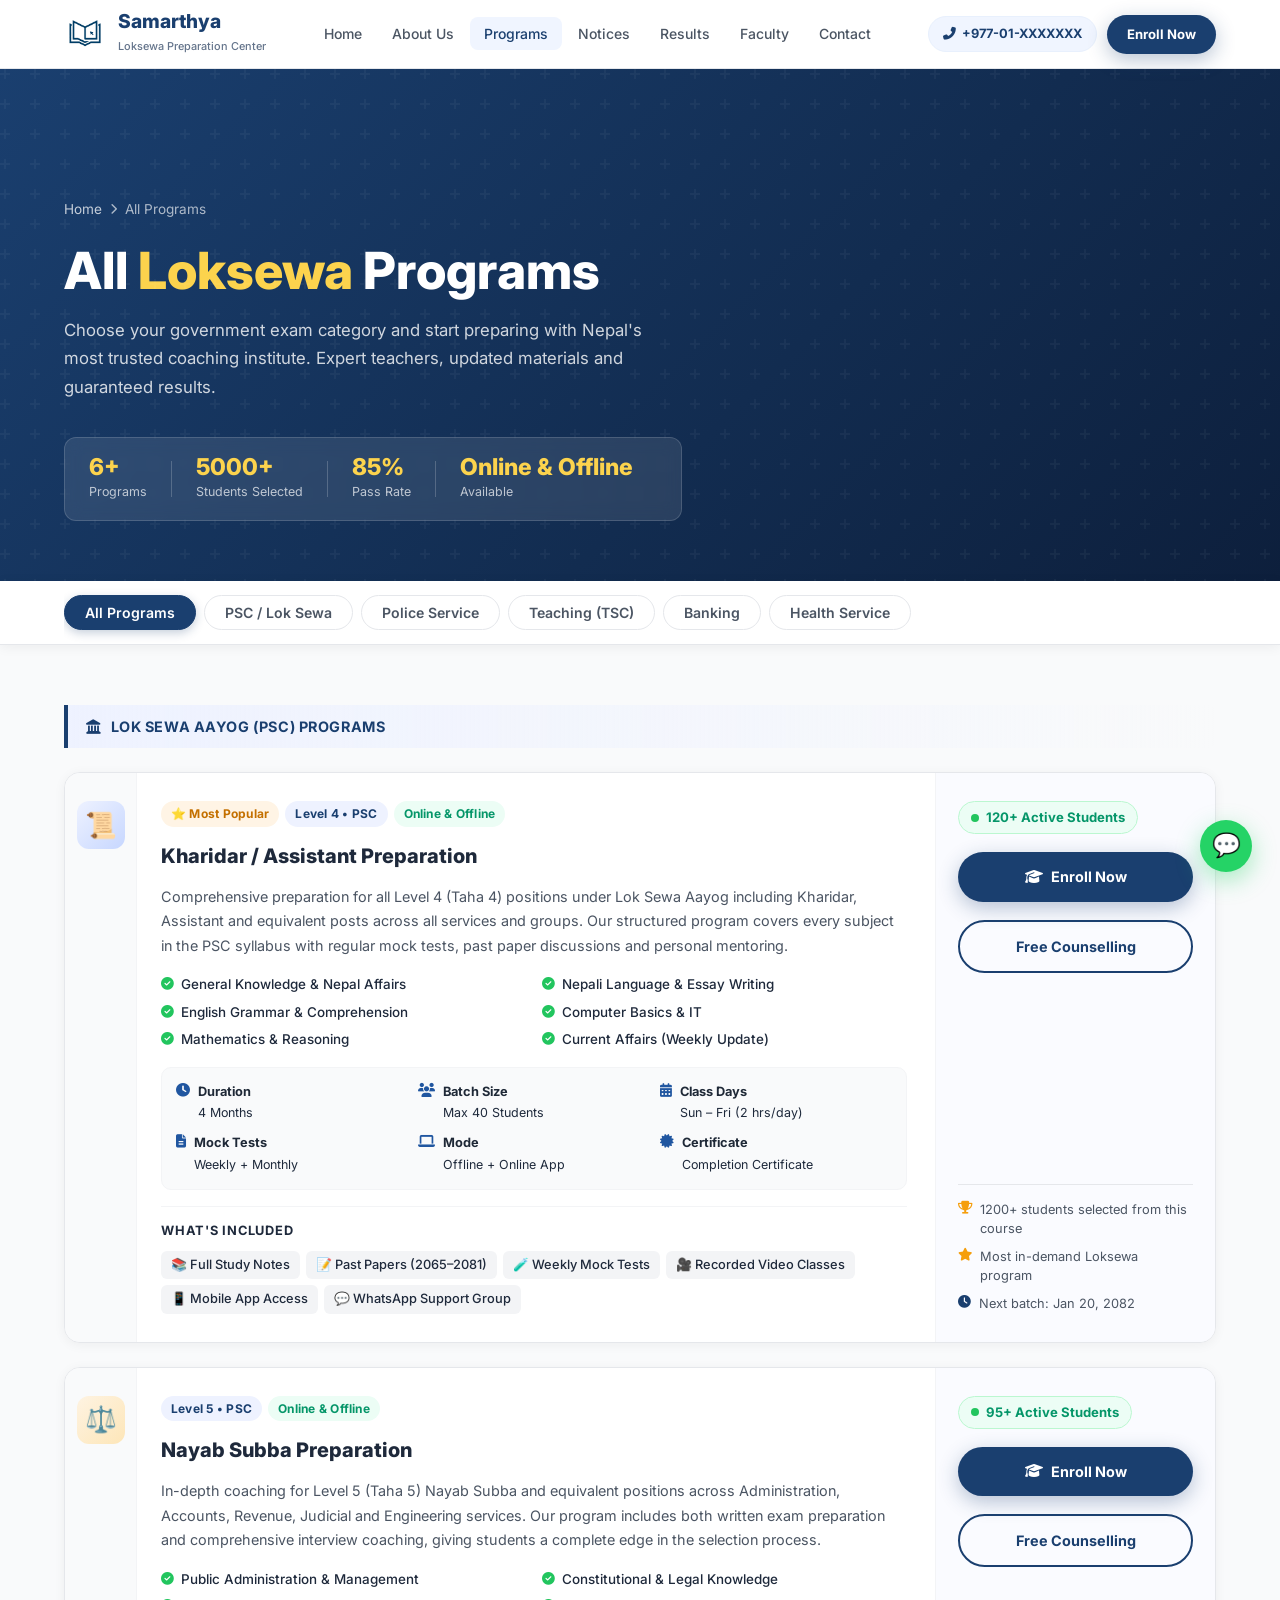
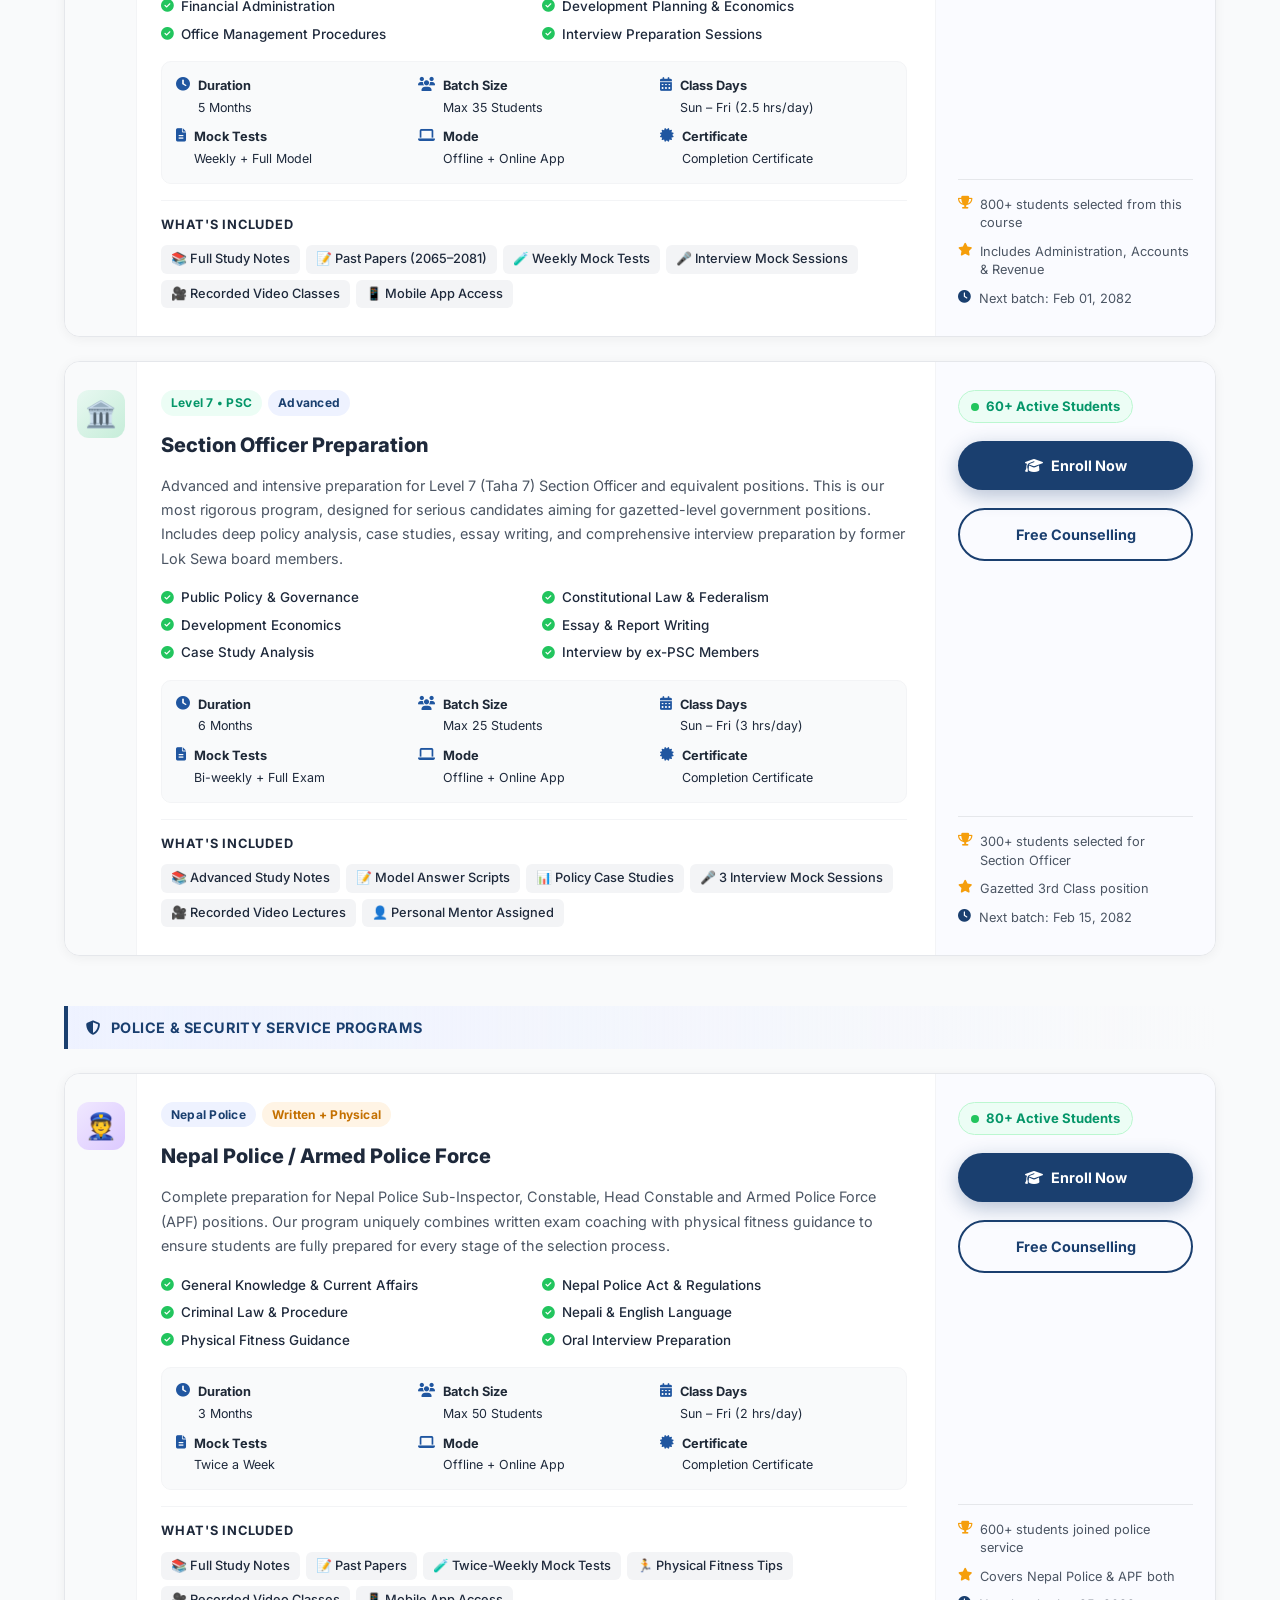
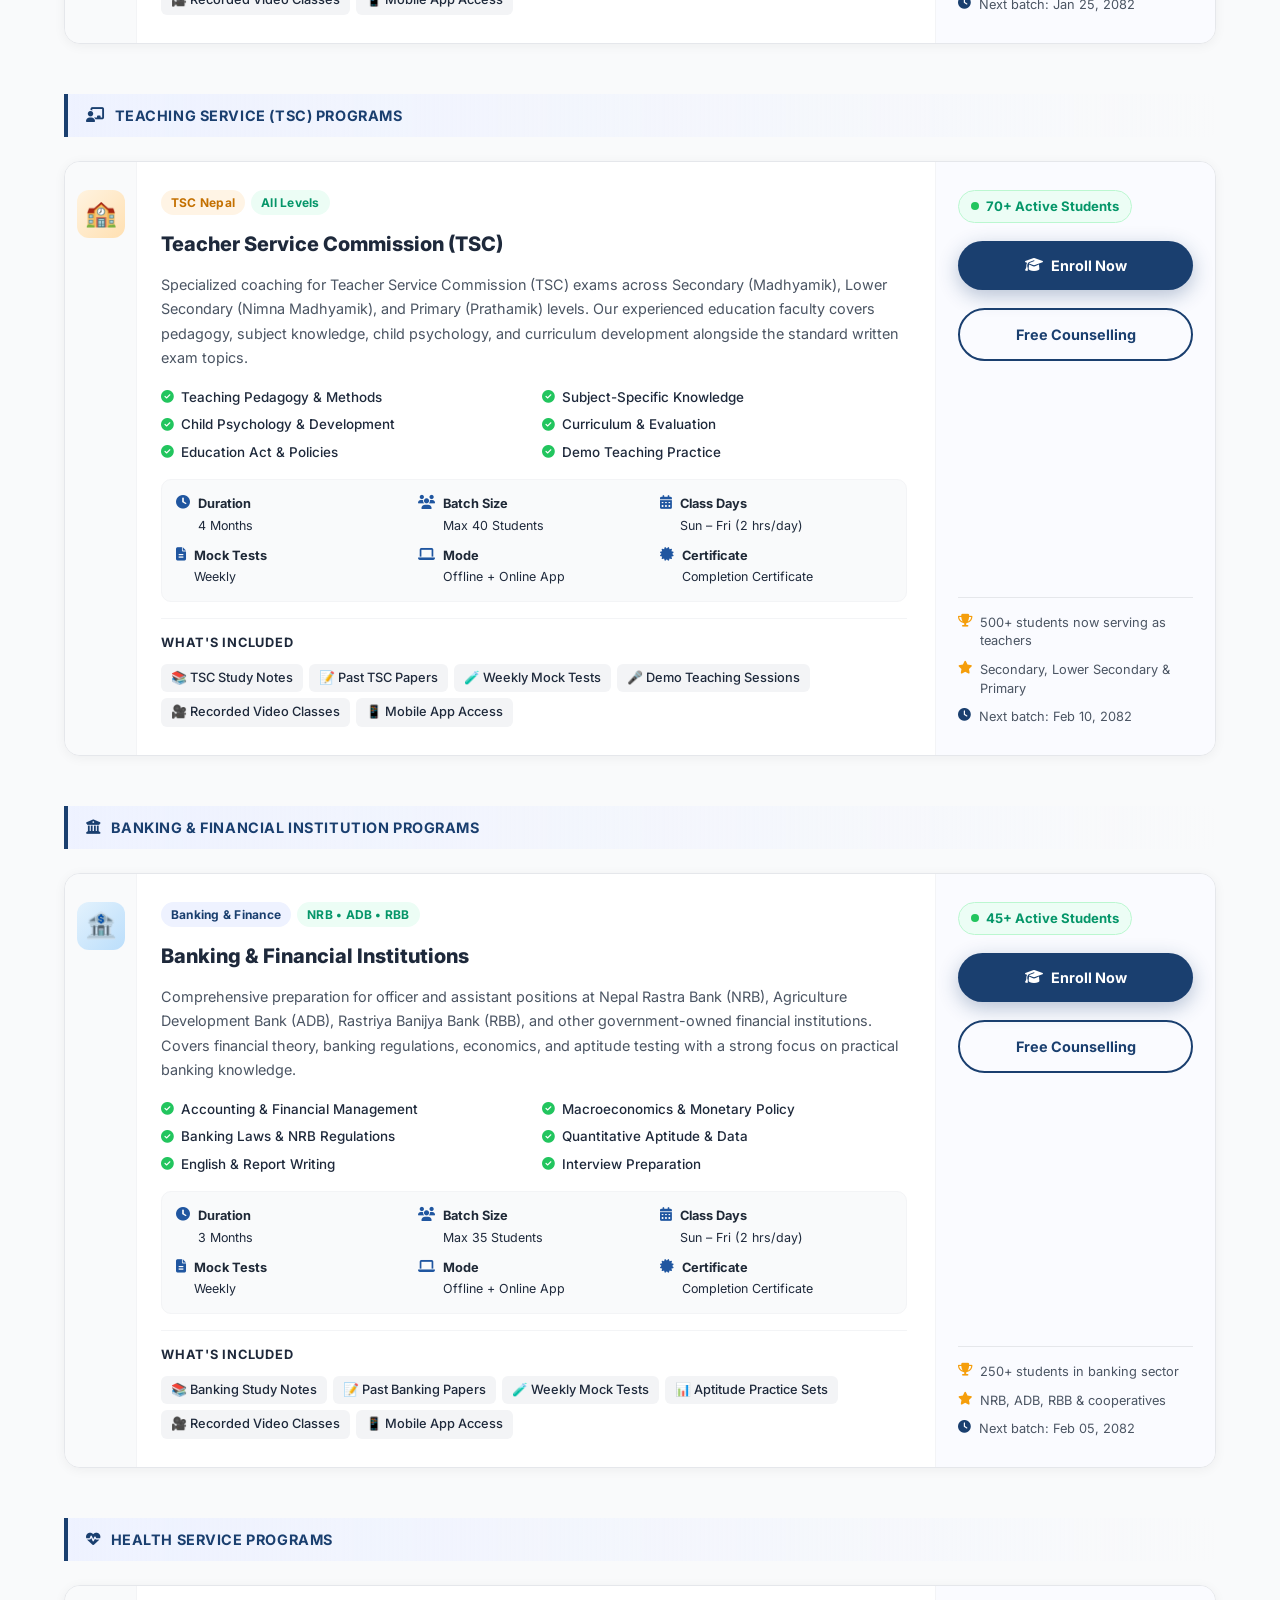
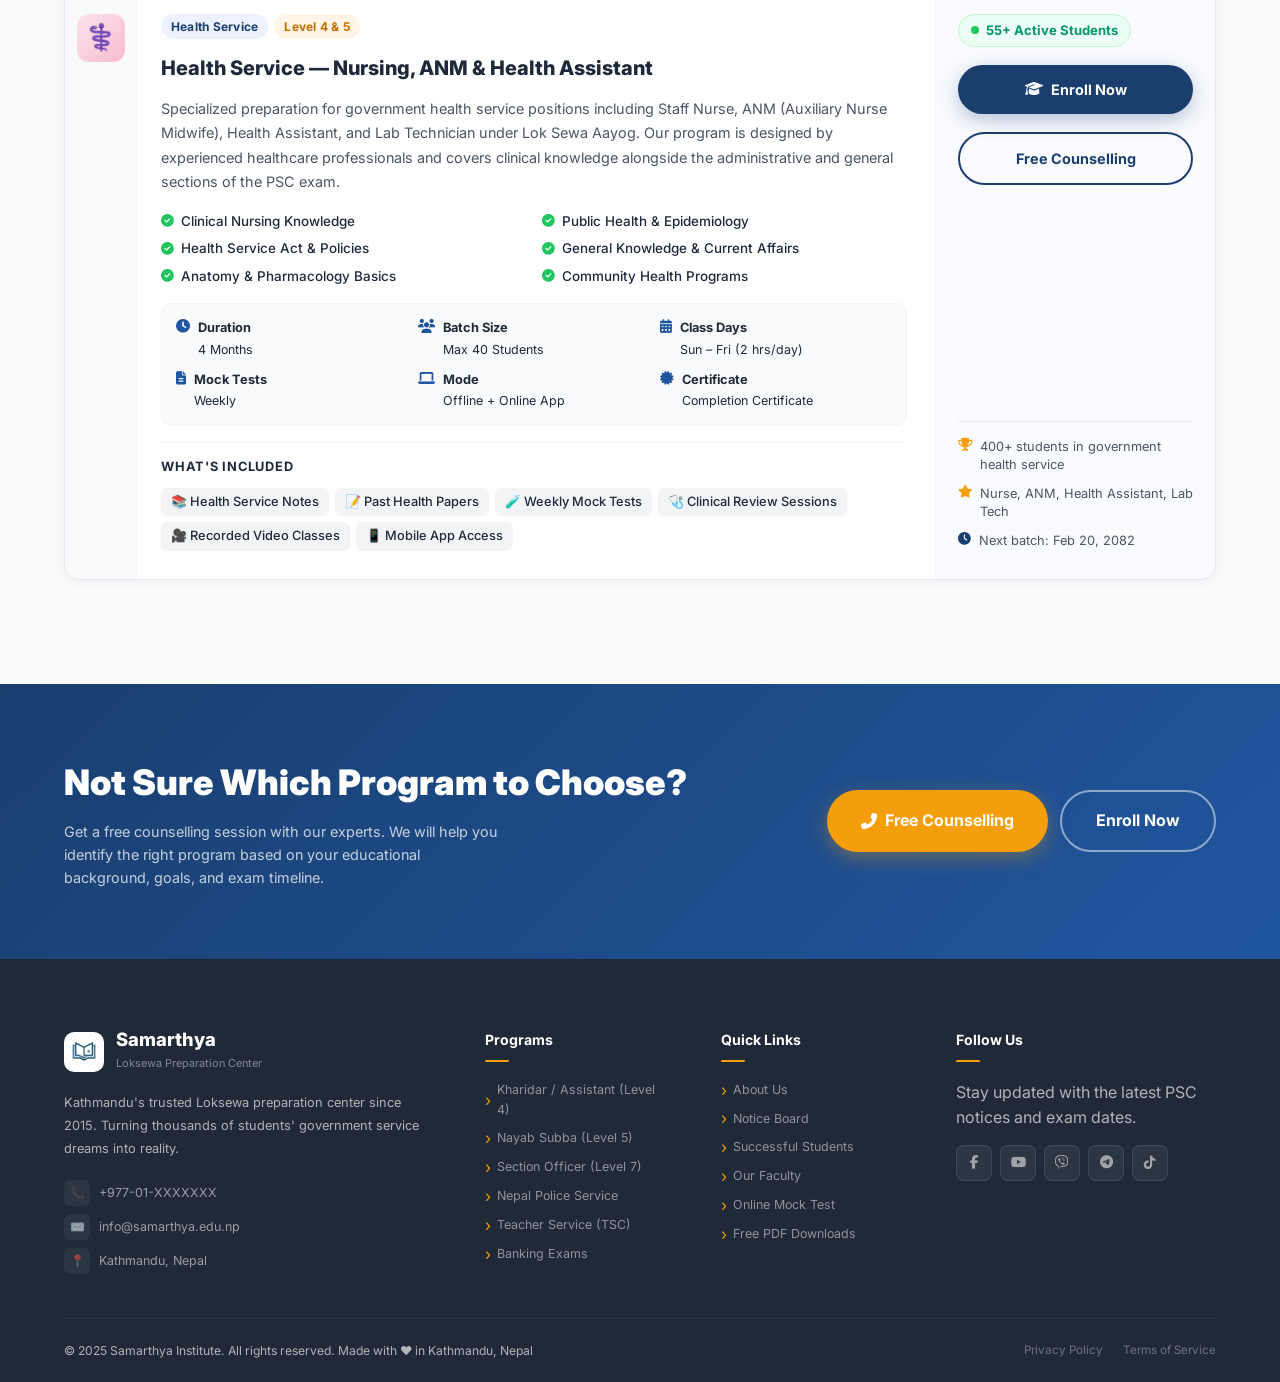
<file: allprograms.html>
<!DOCTYPE html>
<html lang="en">
<head>
  <meta charset="UTF-8"/>
  <meta name="viewport" content="width=device-width, initial-scale=1.0"/>
  <meta name="description" content="All Loksewa preparation programs at Samarthya Institute — Kharidar, Nayab Subba, Section Officer, Nepal Police, TSC, Banking and more."/>
  <title>All Programs | Samarthya Institute — Loksewa Preparation Center</title>

  <link rel="preconnect" href="https://fonts.googleapis.com"/>
  <link rel="preconnect" href="https://fonts.gstatic.com" crossorigin/>
  <link href="https://fonts.googleapis.com/css2?family=Inter:wght@400;500;600;700;800;900&display=swap" rel="stylesheet"/>
  <link rel="stylesheet" href="https://cdnjs.cloudflare.com/ajax/libs/font-awesome/6.5.0/css/all.min.css"/>
  <link rel="stylesheet" href="css/style.css"/>
  <link rel="stylesheet" href="css/allprograms.css"/>
  <link rel="icon" type="image/jpeg" href="images/logo.jpg"/>
</head>
<body>

<!-- NAVBAR -->
<nav class="navbar" id="navbar">
  <div class="nav-inner">
    <a href="index.html" class="nav-logo">
      <img src="images/logo.jpg" alt="Samarthya Institute Logo"/>
      <div class="nav-logo-text">
        <h1>Samarthya</h1>
        <span>Loksewa Preparation Center</span>
      </div>
    </a>
    <ul class="nav-links">
      <li><a href="index.html"           class="nav-link">Home</a></li>
      <li><a href="index.html#about"     class="nav-link">About Us</a></li>
      <li><a href="allprograms.html"     class="nav-link active">Programs</a></li>
      <li><a href="index.html#notice"    class="nav-link">Notices</a></li>
      <li><a href="index.html#results"   class="nav-link">Results</a></li>
      <li><a href="index.html#faculty"   class="nav-link">Faculty</a></li>
      <li><a href="index.html#contact"   class="nav-link">Contact</a></li>
    </ul>
    <div class="nav-actions">
      <div class="nav-phone"><i class="fas fa-phone-alt"></i> +977-01-XXXXXXX</div>
      <a href="index.html#contact" class="btn btn-primary btn-sm">Enroll Now</a>
    </div>
    <button class="hamburger" id="hamburger" aria-label="Menu">
      <span></span><span></span><span></span>
    </button>
  </div>
  <div class="mobile-nav" id="mobileNav">
    <a href="index.html"        class="mobile-link">🏠 Home</a>
    <a href="index.html#about"  class="mobile-link">ℹ️ About Us</a>
    <a href="allprograms.html"  class="mobile-link">📚 Programs</a>
    <a href="index.html#notice" class="mobile-link">📢 Notices</a>
    <a href="index.html#results"class="mobile-link">🏆 Results</a>
    <a href="index.html#faculty"class="mobile-link">👨‍🏫 Faculty</a>
    <a href="index.html#contact"class="mobile-link">📞 Contact</a>
    <a href="index.html#contact"class="btn btn-primary mobile-cta">Enroll Now →</a>
  </div>
</nav>

<!-- PAGE HERO -->
<section class="page-hero">
  <div class="container">
    <div class="breadcrumb">
      <a href="index.html">Home</a>
      <i class="fas fa-chevron-right"></i>
      <span>All Programs</span>
    </div>
    <h1 class="page-hero-title">All <span class="hl2">Loksewa</span> Programs</h1>
    <p class="page-hero-desc">Choose your government exam category and start preparing with Nepal's most trusted coaching institute. Expert teachers, updated materials and guaranteed results.</p>
    <div class="page-hero-stats">
      <div class="phs"><strong>6+</strong><span>Programs</span></div>
      <div class="phs-div"></div>
      <div class="phs"><strong>5000+</strong><span>Students Selected</span></div>
      <div class="phs-div"></div>
      <div class="phs"><strong>85%</strong><span>Pass Rate</span></div>
      <div class="phs-div"></div>
      <div class="phs"><strong>Online & Offline</strong><span>Available</span></div>
    </div>
  </div>
</section>

<!-- FILTER BAR -->
<div class="filter-bar">
  <div class="container">
    <div class="filter-inner">
      <button class="filter-btn active" data-filter="all">All Programs</button>
      <button class="filter-btn" data-filter="psc">PSC / Lok Sewa</button>
      <button class="filter-btn" data-filter="police">Police Service</button>
      <button class="filter-btn" data-filter="teaching">Teaching (TSC)</button>
      <button class="filter-btn" data-filter="banking">Banking</button>
      <button class="filter-btn" data-filter="health">Health Service</button>
    </div>
  </div>
</div>

<!-- PROGRAMS LIST -->
<section class="ap-section">
  <div class="container">

    <!-- ======= PSC PROGRAMS ======= -->
    <div class="ap-group-label reveal">
      <i class="fas fa-landmark"></i> Lok Sewa Aayog (PSC) Programs
    </div>

    <!-- Kharidar -->
    <div class="ap-card reveal" data-cat="psc">
      <div class="ap-card-left">
        <div class="ap-icon" style="background:linear-gradient(135deg,#eef2ff,#c7d7ff);">📜</div>
      </div>
      <div class="ap-card-body">
        <div class="ap-tags">
          <span class="ap-tag tag-orange">⭐ Most Popular</span>
          <span class="ap-tag tag-blue">Level 4 • PSC</span>
          <span class="ap-tag tag-green">Online & Offline</span>
        </div>
        <h2 class="ap-title">Kharidar / Assistant Preparation</h2>
        <p class="ap-desc">Comprehensive preparation for all Level 4 (Taha 4) positions under Lok Sewa Aayog including Kharidar, Assistant and equivalent posts across all services and groups. Our structured program covers every subject in the PSC syllabus with regular mock tests, past paper discussions and personal mentoring.</p>

        <div class="ap-highlights">
          <div class="ap-hl"><i class="fas fa-check-circle"></i> General Knowledge & Nepal Affairs</div>
          <div class="ap-hl"><i class="fas fa-check-circle"></i> Nepali Language & Essay Writing</div>
          <div class="ap-hl"><i class="fas fa-check-circle"></i> English Grammar & Comprehension</div>
          <div class="ap-hl"><i class="fas fa-check-circle"></i> Computer Basics & IT</div>
          <div class="ap-hl"><i class="fas fa-check-circle"></i> Mathematics & Reasoning</div>
          <div class="ap-hl"><i class="fas fa-check-circle"></i> Current Affairs (Weekly Update)</div>
        </div>

        <div class="ap-details-grid">
          <div class="ap-detail"><i class="fas fa-clock"></i><div><strong>Duration</strong><span>4 Months</span></div></div>
          <div class="ap-detail"><i class="fas fa-users"></i><div><strong>Batch Size</strong><span>Max 40 Students</span></div></div>
          <div class="ap-detail"><i class="fas fa-calendar-alt"></i><div><strong>Class Days</strong><span>Sun – Fri (2 hrs/day)</span></div></div>
          <div class="ap-detail"><i class="fas fa-file-alt"></i><div><strong>Mock Tests</strong><span>Weekly + Monthly</span></div></div>
          <div class="ap-detail"><i class="fas fa-laptop"></i><div><strong>Mode</strong><span>Offline + Online App</span></div></div>
          <div class="ap-detail"><i class="fas fa-certificate"></i><div><strong>Certificate</strong><span>Completion Certificate</span></div></div>
        </div>

        <div class="ap-includes">
          <div class="ap-inc-title">What's Included</div>
          <div class="ap-inc-list">
            <span>📚 Full Study Notes</span>
            <span>📝 Past Papers (2065–2081)</span>
            <span>🧪 Weekly Mock Tests</span>
            <span>🎥 Recorded Video Classes</span>
            <span>📱 Mobile App Access</span>
            <span>💬 WhatsApp Support Group</span>
          </div>
        </div>
      </div>
      <div class="ap-card-right">
        <div class="ap-price-box">
          <div class="ap-students-live"><span class="live-dot"></span> 120+ Active Students</div>
          <div class="ap-enroll-btn-wrap">
            <a href="index.html#contact" class="btn btn-primary" style="width:100%;justify-content:center;">
              <i class="fas fa-graduation-cap"></i> Enroll Now
            </a>
            <a href="index.html#contact" class="btn btn-outline" style="width:100%;justify-content:center;margin-top:10px;">
              Free Counselling
            </a>
          </div>
          <div class="ap-quick-facts">
            <div class="aqf"><i class="fas fa-trophy" style="color:var(--accent)"></i> 1200+ students selected from this course</div>
            <div class="aqf"><i class="fas fa-star" style="color:var(--accent)"></i> Most in-demand Loksewa program</div>
            <div class="aqf"><i class="fas fa-clock" style="color:var(--primary)"></i> Next batch: Jan 20, 2082</div>
          </div>
        </div>
      </div>
    </div>

    <!-- Nayab Subba -->
    <div class="ap-card reveal" data-cat="psc">
      <div class="ap-card-left">
        <div class="ap-icon" style="background:linear-gradient(135deg,#fef3e2,#fde6b8);">⚖️</div>
      </div>
      <div class="ap-card-body">
        <div class="ap-tags">
          <span class="ap-tag tag-blue">Level 5 • PSC</span>
          <span class="ap-tag tag-green">Online & Offline</span>
        </div>
        <h2 class="ap-title">Nayab Subba Preparation</h2>
        <p class="ap-desc">In-depth coaching for Level 5 (Taha 5) Nayab Subba and equivalent positions across Administration, Accounts, Revenue, Judicial and Engineering services. Our program includes both written exam preparation and comprehensive interview coaching, giving students a complete edge in the selection process.</p>

        <div class="ap-highlights">
          <div class="ap-hl"><i class="fas fa-check-circle"></i> Public Administration & Management</div>
          <div class="ap-hl"><i class="fas fa-check-circle"></i> Constitutional & Legal Knowledge</div>
          <div class="ap-hl"><i class="fas fa-check-circle"></i> Financial Administration</div>
          <div class="ap-hl"><i class="fas fa-check-circle"></i> Development Planning & Economics</div>
          <div class="ap-hl"><i class="fas fa-check-circle"></i> Office Management Procedures</div>
          <div class="ap-hl"><i class="fas fa-check-circle"></i> Interview Preparation Sessions</div>
        </div>

        <div class="ap-details-grid">
          <div class="ap-detail"><i class="fas fa-clock"></i><div><strong>Duration</strong><span>5 Months</span></div></div>
          <div class="ap-detail"><i class="fas fa-users"></i><div><strong>Batch Size</strong><span>Max 35 Students</span></div></div>
          <div class="ap-detail"><i class="fas fa-calendar-alt"></i><div><strong>Class Days</strong><span>Sun – Fri (2.5 hrs/day)</span></div></div>
          <div class="ap-detail"><i class="fas fa-file-alt"></i><div><strong>Mock Tests</strong><span>Weekly + Full Model</span></div></div>
          <div class="ap-detail"><i class="fas fa-laptop"></i><div><strong>Mode</strong><span>Offline + Online App</span></div></div>
          <div class="ap-detail"><i class="fas fa-certificate"></i><div><strong>Certificate</strong><span>Completion Certificate</span></div></div>
        </div>

        <div class="ap-includes">
          <div class="ap-inc-title">What's Included</div>
          <div class="ap-inc-list">
            <span>📚 Full Study Notes</span>
            <span>📝 Past Papers (2065–2081)</span>
            <span>🧪 Weekly Mock Tests</span>
            <span>🎤 Interview Mock Sessions</span>
            <span>🎥 Recorded Video Classes</span>
            <span>📱 Mobile App Access</span>
          </div>
        </div>
      </div>
      <div class="ap-card-right">
        <div class="ap-price-box">
          <div class="ap-students-live"><span class="live-dot"></span> 95+ Active Students</div>
          <div class="ap-enroll-btn-wrap">
            <a href="index.html#contact" class="btn btn-primary" style="width:100%;justify-content:center;">
              <i class="fas fa-graduation-cap"></i> Enroll Now
            </a>
            <a href="index.html#contact" class="btn btn-outline" style="width:100%;justify-content:center;margin-top:10px;">
              Free Counselling
            </a>
          </div>
          <div class="ap-quick-facts">
            <div class="aqf"><i class="fas fa-trophy" style="color:var(--accent)"></i> 800+ students selected from this course</div>
            <div class="aqf"><i class="fas fa-star" style="color:var(--accent)"></i> Includes Administration, Accounts & Revenue</div>
            <div class="aqf"><i class="fas fa-clock" style="color:var(--primary)"></i> Next batch: Feb 01, 2082</div>
          </div>
        </div>
      </div>
    </div>

    <!-- Section Officer -->
    <div class="ap-card reveal" data-cat="psc">
      <div class="ap-card-left">
        <div class="ap-icon" style="background:linear-gradient(135deg,#e8f8f1,#c6edd9);">🏛️</div>
      </div>
      <div class="ap-card-body">
        <div class="ap-tags">
          <span class="ap-tag tag-green">Level 7 • PSC</span>
          <span class="ap-tag tag-blue">Advanced</span>
        </div>
        <h2 class="ap-title">Section Officer Preparation</h2>
        <p class="ap-desc">Advanced and intensive preparation for Level 7 (Taha 7) Section Officer and equivalent positions. This is our most rigorous program, designed for serious candidates aiming for gazetted-level government positions. Includes deep policy analysis, case studies, essay writing, and comprehensive interview preparation by former Lok Sewa board members.</p>

        <div class="ap-highlights">
          <div class="ap-hl"><i class="fas fa-check-circle"></i> Public Policy & Governance</div>
          <div class="ap-hl"><i class="fas fa-check-circle"></i> Constitutional Law & Federalism</div>
          <div class="ap-hl"><i class="fas fa-check-circle"></i> Development Economics</div>
          <div class="ap-hl"><i class="fas fa-check-circle"></i> Essay & Report Writing</div>
          <div class="ap-hl"><i class="fas fa-check-circle"></i> Case Study Analysis</div>
          <div class="ap-hl"><i class="fas fa-check-circle"></i> Interview by ex-PSC Members</div>
        </div>

        <div class="ap-details-grid">
          <div class="ap-detail"><i class="fas fa-clock"></i><div><strong>Duration</strong><span>6 Months</span></div></div>
          <div class="ap-detail"><i class="fas fa-users"></i><div><strong>Batch Size</strong><span>Max 25 Students</span></div></div>
          <div class="ap-detail"><i class="fas fa-calendar-alt"></i><div><strong>Class Days</strong><span>Sun – Fri (3 hrs/day)</span></div></div>
          <div class="ap-detail"><i class="fas fa-file-alt"></i><div><strong>Mock Tests</strong><span>Bi-weekly + Full Exam</span></div></div>
          <div class="ap-detail"><i class="fas fa-laptop"></i><div><strong>Mode</strong><span>Offline + Online App</span></div></div>
          <div class="ap-detail"><i class="fas fa-certificate"></i><div><strong>Certificate</strong><span>Completion Certificate</span></div></div>
        </div>

        <div class="ap-includes">
          <div class="ap-inc-title">What's Included</div>
          <div class="ap-inc-list">
            <span>📚 Advanced Study Notes</span>
            <span>📝 Model Answer Scripts</span>
            <span>📊 Policy Case Studies</span>
            <span>🎤 3 Interview Mock Sessions</span>
            <span>🎥 Recorded Video Lectures</span>
            <span>👤 Personal Mentor Assigned</span>
          </div>
        </div>
      </div>
      <div class="ap-card-right">
        <div class="ap-price-box">
          <div class="ap-students-live"><span class="live-dot"></span> 60+ Active Students</div>
          <div class="ap-enroll-btn-wrap">
            <a href="index.html#contact" class="btn btn-primary" style="width:100%;justify-content:center;">
              <i class="fas fa-graduation-cap"></i> Enroll Now
            </a>
            <a href="index.html#contact" class="btn btn-outline" style="width:100%;justify-content:center;margin-top:10px;">
              Free Counselling
            </a>
          </div>
          <div class="ap-quick-facts">
            <div class="aqf"><i class="fas fa-trophy" style="color:var(--accent)"></i> 300+ students selected for Section Officer</div>
            <div class="aqf"><i class="fas fa-star" style="color:var(--accent)"></i> Gazetted 3rd Class position</div>
            <div class="aqf"><i class="fas fa-clock" style="color:var(--primary)"></i> Next batch: Feb 15, 2082</div>
          </div>
        </div>
      </div>
    </div>

    <!-- ======= POLICE ======= -->
    <div class="ap-group-label reveal" style="margin-top:50px;">
      <i class="fas fa-shield-alt"></i> Police & Security Service Programs
    </div>

    <!-- Nepal Police -->
    <div class="ap-card reveal" data-cat="police">
      <div class="ap-card-left">
        <div class="ap-icon" style="background:linear-gradient(135deg,#f0e8ff,#dcc9ff);">👮</div>
      </div>
      <div class="ap-card-body">
        <div class="ap-tags">
          <span class="ap-tag tag-blue">Nepal Police</span>
          <span class="ap-tag tag-orange">Written + Physical</span>
        </div>
        <h2 class="ap-title">Nepal Police / Armed Police Force</h2>
        <p class="ap-desc">Complete preparation for Nepal Police Sub-Inspector, Constable, Head Constable and Armed Police Force (APF) positions. Our program uniquely combines written exam coaching with physical fitness guidance to ensure students are fully prepared for every stage of the selection process.</p>

        <div class="ap-highlights">
          <div class="ap-hl"><i class="fas fa-check-circle"></i> General Knowledge & Current Affairs</div>
          <div class="ap-hl"><i class="fas fa-check-circle"></i> Nepal Police Act & Regulations</div>
          <div class="ap-hl"><i class="fas fa-check-circle"></i> Criminal Law & Procedure</div>
          <div class="ap-hl"><i class="fas fa-check-circle"></i> Nepali & English Language</div>
          <div class="ap-hl"><i class="fas fa-check-circle"></i> Physical Fitness Guidance</div>
          <div class="ap-hl"><i class="fas fa-check-circle"></i> Oral Interview Preparation</div>
        </div>

        <div class="ap-details-grid">
          <div class="ap-detail"><i class="fas fa-clock"></i><div><strong>Duration</strong><span>3 Months</span></div></div>
          <div class="ap-detail"><i class="fas fa-users"></i><div><strong>Batch Size</strong><span>Max 50 Students</span></div></div>
          <div class="ap-detail"><i class="fas fa-calendar-alt"></i><div><strong>Class Days</strong><span>Sun – Fri (2 hrs/day)</span></div></div>
          <div class="ap-detail"><i class="fas fa-file-alt"></i><div><strong>Mock Tests</strong><span>Twice a Week</span></div></div>
          <div class="ap-detail"><i class="fas fa-laptop"></i><div><strong>Mode</strong><span>Offline + Online App</span></div></div>
          <div class="ap-detail"><i class="fas fa-certificate"></i><div><strong>Certificate</strong><span>Completion Certificate</span></div></div>
        </div>

        <div class="ap-includes">
          <div class="ap-inc-title">What's Included</div>
          <div class="ap-inc-list">
            <span>📚 Full Study Notes</span>
            <span>📝 Past Papers</span>
            <span>🧪 Twice-Weekly Mock Tests</span>
            <span>🏃 Physical Fitness Tips</span>
            <span>🎥 Recorded Video Classes</span>
            <span>📱 Mobile App Access</span>
          </div>
        </div>
      </div>
      <div class="ap-card-right">
        <div class="ap-price-box">
          <div class="ap-students-live"><span class="live-dot"></span> 80+ Active Students</div>
          <div class="ap-enroll-btn-wrap">
            <a href="index.html#contact" class="btn btn-primary" style="width:100%;justify-content:center;">
              <i class="fas fa-graduation-cap"></i> Enroll Now
            </a>
            <a href="index.html#contact" class="btn btn-outline" style="width:100%;justify-content:center;margin-top:10px;">
              Free Counselling
            </a>
          </div>
          <div class="ap-quick-facts">
            <div class="aqf"><i class="fas fa-trophy" style="color:var(--accent)"></i> 600+ students joined police service</div>
            <div class="aqf"><i class="fas fa-star" style="color:var(--accent)"></i> Covers Nepal Police & APF both</div>
            <div class="aqf"><i class="fas fa-clock" style="color:var(--primary)"></i> Next batch: Jan 25, 2082</div>
          </div>
        </div>
      </div>
    </div>

    <!-- ======= TEACHING ======= -->
    <div class="ap-group-label reveal" style="margin-top:50px;">
      <i class="fas fa-chalkboard-teacher"></i> Teaching Service (TSC) Programs
    </div>

    <!-- TSC -->
    <div class="ap-card reveal" data-cat="teaching">
      <div class="ap-card-left">
        <div class="ap-icon" style="background:linear-gradient(135deg,#fff3e0,#ffe0b2);">🏫</div>
      </div>
      <div class="ap-card-body">
        <div class="ap-tags">
          <span class="ap-tag tag-orange">TSC Nepal</span>
          <span class="ap-tag tag-green">All Levels</span>
        </div>
        <h2 class="ap-title">Teacher Service Commission (TSC)</h2>
        <p class="ap-desc">Specialized coaching for Teacher Service Commission (TSC) exams across Secondary (Madhyamik), Lower Secondary (Nimna Madhyamik), and Primary (Prathamik) levels. Our experienced education faculty covers pedagogy, subject knowledge, child psychology, and curriculum development alongside the standard written exam topics.</p>

        <div class="ap-highlights">
          <div class="ap-hl"><i class="fas fa-check-circle"></i> Teaching Pedagogy & Methods</div>
          <div class="ap-hl"><i class="fas fa-check-circle"></i> Subject-Specific Knowledge</div>
          <div class="ap-hl"><i class="fas fa-check-circle"></i> Child Psychology & Development</div>
          <div class="ap-hl"><i class="fas fa-check-circle"></i> Curriculum & Evaluation</div>
          <div class="ap-hl"><i class="fas fa-check-circle"></i> Education Act & Policies</div>
          <div class="ap-hl"><i class="fas fa-check-circle"></i> Demo Teaching Practice</div>
        </div>

        <div class="ap-details-grid">
          <div class="ap-detail"><i class="fas fa-clock"></i><div><strong>Duration</strong><span>4 Months</span></div></div>
          <div class="ap-detail"><i class="fas fa-users"></i><div><strong>Batch Size</strong><span>Max 40 Students</span></div></div>
          <div class="ap-detail"><i class="fas fa-calendar-alt"></i><div><strong>Class Days</strong><span>Sun – Fri (2 hrs/day)</span></div></div>
          <div class="ap-detail"><i class="fas fa-file-alt"></i><div><strong>Mock Tests</strong><span>Weekly</span></div></div>
          <div class="ap-detail"><i class="fas fa-laptop"></i><div><strong>Mode</strong><span>Offline + Online App</span></div></div>
          <div class="ap-detail"><i class="fas fa-certificate"></i><div><strong>Certificate</strong><span>Completion Certificate</span></div></div>
        </div>

        <div class="ap-includes">
          <div class="ap-inc-title">What's Included</div>
          <div class="ap-inc-list">
            <span>📚 TSC Study Notes</span>
            <span>📝 Past TSC Papers</span>
            <span>🧪 Weekly Mock Tests</span>
            <span>🎤 Demo Teaching Sessions</span>
            <span>🎥 Recorded Video Classes</span>
            <span>📱 Mobile App Access</span>
          </div>
        </div>
      </div>
      <div class="ap-card-right">
        <div class="ap-price-box">
          <div class="ap-students-live"><span class="live-dot"></span> 70+ Active Students</div>
          <div class="ap-enroll-btn-wrap">
            <a href="index.html#contact" class="btn btn-primary" style="width:100%;justify-content:center;">
              <i class="fas fa-graduation-cap"></i> Enroll Now
            </a>
            <a href="index.html#contact" class="btn btn-outline" style="width:100%;justify-content:center;margin-top:10px;">
              Free Counselling
            </a>
          </div>
          <div class="ap-quick-facts">
            <div class="aqf"><i class="fas fa-trophy" style="color:var(--accent)"></i> 500+ students now serving as teachers</div>
            <div class="aqf"><i class="fas fa-star" style="color:var(--accent)"></i> Secondary, Lower Secondary & Primary</div>
            <div class="aqf"><i class="fas fa-clock" style="color:var(--primary)"></i> Next batch: Feb 10, 2082</div>
          </div>
        </div>
      </div>
    </div>

    <!-- ======= BANKING ======= -->
    <div class="ap-group-label reveal" style="margin-top:50px;">
      <i class="fas fa-university"></i> Banking & Financial Institution Programs
    </div>

    <!-- Banking -->
    <div class="ap-card reveal" data-cat="banking">
      <div class="ap-card-left">
        <div class="ap-icon" style="background:linear-gradient(135deg,#e3f2fd,#bbdefb);">🏦</div>
      </div>
      <div class="ap-card-body">
        <div class="ap-tags">
          <span class="ap-tag tag-blue">Banking & Finance</span>
          <span class="ap-tag tag-green">NRB • ADB • RBB</span>
        </div>
        <h2 class="ap-title">Banking & Financial Institutions</h2>
        <p class="ap-desc">Comprehensive preparation for officer and assistant positions at Nepal Rastra Bank (NRB), Agriculture Development Bank (ADB), Rastriya Banijya Bank (RBB), and other government-owned financial institutions. Covers financial theory, banking regulations, economics, and aptitude testing with a strong focus on practical banking knowledge.</p>

        <div class="ap-highlights">
          <div class="ap-hl"><i class="fas fa-check-circle"></i> Accounting & Financial Management</div>
          <div class="ap-hl"><i class="fas fa-check-circle"></i> Macroeconomics & Monetary Policy</div>
          <div class="ap-hl"><i class="fas fa-check-circle"></i> Banking Laws & NRB Regulations</div>
          <div class="ap-hl"><i class="fas fa-check-circle"></i> Quantitative Aptitude & Data</div>
          <div class="ap-hl"><i class="fas fa-check-circle"></i> English & Report Writing</div>
          <div class="ap-hl"><i class="fas fa-check-circle"></i> Interview Preparation</div>
        </div>

        <div class="ap-details-grid">
          <div class="ap-detail"><i class="fas fa-clock"></i><div><strong>Duration</strong><span>3 Months</span></div></div>
          <div class="ap-detail"><i class="fas fa-users"></i><div><strong>Batch Size</strong><span>Max 35 Students</span></div></div>
          <div class="ap-detail"><i class="fas fa-calendar-alt"></i><div><strong>Class Days</strong><span>Sun – Fri (2 hrs/day)</span></div></div>
          <div class="ap-detail"><i class="fas fa-file-alt"></i><div><strong>Mock Tests</strong><span>Weekly</span></div></div>
          <div class="ap-detail"><i class="fas fa-laptop"></i><div><strong>Mode</strong><span>Offline + Online App</span></div></div>
          <div class="ap-detail"><i class="fas fa-certificate"></i><div><strong>Certificate</strong><span>Completion Certificate</span></div></div>
        </div>

        <div class="ap-includes">
          <div class="ap-inc-title">What's Included</div>
          <div class="ap-inc-list">
            <span>📚 Banking Study Notes</span>
            <span>📝 Past Banking Papers</span>
            <span>🧪 Weekly Mock Tests</span>
            <span>📊 Aptitude Practice Sets</span>
            <span>🎥 Recorded Video Classes</span>
            <span>📱 Mobile App Access</span>
          </div>
        </div>
      </div>
      <div class="ap-card-right">
        <div class="ap-price-box">
          <div class="ap-students-live"><span class="live-dot"></span> 45+ Active Students</div>
          <div class="ap-enroll-btn-wrap">
            <a href="index.html#contact" class="btn btn-primary" style="width:100%;justify-content:center;">
              <i class="fas fa-graduation-cap"></i> Enroll Now
            </a>
            <a href="index.html#contact" class="btn btn-outline" style="width:100%;justify-content:center;margin-top:10px;">
              Free Counselling
            </a>
          </div>
          <div class="ap-quick-facts">
            <div class="aqf"><i class="fas fa-trophy" style="color:var(--accent)"></i> 250+ students in banking sector</div>
            <div class="aqf"><i class="fas fa-star" style="color:var(--accent)"></i> NRB, ADB, RBB & cooperatives</div>
            <div class="aqf"><i class="fas fa-clock" style="color:var(--primary)"></i> Next batch: Feb 05, 2082</div>
          </div>
        </div>
      </div>
    </div>

    <!-- ======= HEALTH ======= -->
    <div class="ap-group-label reveal" style="margin-top:50px;">
      <i class="fas fa-heartbeat"></i> Health Service Programs
    </div>

    <!-- Health -->
    <div class="ap-card reveal" data-cat="health">
      <div class="ap-card-left">
        <div class="ap-icon" style="background:linear-gradient(135deg,#fce4ec,#f8bbd0);">⚕️</div>
      </div>
      <div class="ap-card-body">
        <div class="ap-tags">
          <span class="ap-tag tag-blue">Health Service</span>
          <span class="ap-tag tag-orange">Level 4 & 5</span>
        </div>
        <h2 class="ap-title">Health Service — Nursing, ANM & Health Assistant</h2>
        <p class="ap-desc">Specialized preparation for government health service positions including Staff Nurse, ANM (Auxiliary Nurse Midwife), Health Assistant, and Lab Technician under Lok Sewa Aayog. Our program is designed by experienced healthcare professionals and covers clinical knowledge alongside the administrative and general sections of the PSC exam.</p>

        <div class="ap-highlights">
          <div class="ap-hl"><i class="fas fa-check-circle"></i> Clinical Nursing Knowledge</div>
          <div class="ap-hl"><i class="fas fa-check-circle"></i> Public Health & Epidemiology</div>
          <div class="ap-hl"><i class="fas fa-check-circle"></i> Health Service Act & Policies</div>
          <div class="ap-hl"><i class="fas fa-check-circle"></i> General Knowledge & Current Affairs</div>
          <div class="ap-hl"><i class="fas fa-check-circle"></i> Anatomy & Pharmacology Basics</div>
          <div class="ap-hl"><i class="fas fa-check-circle"></i> Community Health Programs</div>
        </div>

        <div class="ap-details-grid">
          <div class="ap-detail"><i class="fas fa-clock"></i><div><strong>Duration</strong><span>4 Months</span></div></div>
          <div class="ap-detail"><i class="fas fa-users"></i><div><strong>Batch Size</strong><span>Max 40 Students</span></div></div>
          <div class="ap-detail"><i class="fas fa-calendar-alt"></i><div><strong>Class Days</strong><span>Sun – Fri (2 hrs/day)</span></div></div>
          <div class="ap-detail"><i class="fas fa-file-alt"></i><div><strong>Mock Tests</strong><span>Weekly</span></div></div>
          <div class="ap-detail"><i class="fas fa-laptop"></i><div><strong>Mode</strong><span>Offline + Online App</span></div></div>
          <div class="ap-detail"><i class="fas fa-certificate"></i><div><strong>Certificate</strong><span>Completion Certificate</span></div></div>
        </div>

        <div class="ap-includes">
          <div class="ap-inc-title">What's Included</div>
          <div class="ap-inc-list">
            <span>📚 Health Service Notes</span>
            <span>📝 Past Health Papers</span>
            <span>🧪 Weekly Mock Tests</span>
            <span>🩺 Clinical Review Sessions</span>
            <span>🎥 Recorded Video Classes</span>
            <span>📱 Mobile App Access</span>
          </div>
        </div>
      </div>
      <div class="ap-card-right">
        <div class="ap-price-box">
          <div class="ap-students-live"><span class="live-dot"></span> 55+ Active Students</div>
          <div class="ap-enroll-btn-wrap">
            <a href="index.html#contact" class="btn btn-primary" style="width:100%;justify-content:center;">
              <i class="fas fa-graduation-cap"></i> Enroll Now
            </a>
            <a href="index.html#contact" class="btn btn-outline" style="width:100%;justify-content:center;margin-top:10px;">
              Free Counselling
            </a>
          </div>
          <div class="ap-quick-facts">
            <div class="aqf"><i class="fas fa-trophy" style="color:var(--accent)"></i> 400+ students in government health service</div>
            <div class="aqf"><i class="fas fa-star" style="color:var(--accent)"></i> Nurse, ANM, Health Assistant, Lab Tech</div>
            <div class="aqf"><i class="fas fa-clock" style="color:var(--primary)"></i> Next batch: Feb 20, 2082</div>
          </div>
        </div>
      </div>
    </div>

  </div>
</section>

<!-- CTA BANNER -->
<section class="cta-section">
  <div class="container">
    <div class="cta-inner">
      <div class="cta-text">
        <h2>Not Sure Which Program to Choose?</h2>
        <p>Get a free counselling session with our experts. We will help you identify the right program based on your educational background, goals, and exam timeline.</p>
      </div>
      <div class="cta-actions">
        <a href="index.html#contact" class="btn btn-accent btn-lg"><i class="fas fa-phone-alt"></i> Free Counselling</a>
        <a href="index.html#contact" class="btn btn-outline-white btn-lg">Enroll Now</a>
      </div>
    </div>
  </div>
</section>

<!-- FOOTER -->
<footer class="footer">
  <div class="footer-main">
    <div class="container">
      <div class="footer-grid">
        <div class="footer-brand">
          <div class="f-logo">
            <img src="images/logo.jpg" alt="Samarthya Logo"/>
            <div class="f-logo-text">
              <h2>Samarthya</h2>
              <span>Loksewa Preparation Center</span>
            </div>
          </div>
          <p class="f-desc">Kathmandu's trusted Loksewa preparation center since 2015. Turning thousands of students' government service dreams into reality.</p>
          <div class="f-contact">
            <a href="tel:+97701XXXXXXX"><span>📞</span><span>+977-01-XXXXXXX</span></a>
            <a href="mailto:info@samarthya.edu.np"><span>✉️</span><span>info@samarthya.edu.np</span></a>
            <a href="#"><span>📍</span><span>Kathmandu, Nepal</span></a>
          </div>
        </div>
        <div class="f-col">
          <h4>Programs</h4>
          <ul class="f-links">
            <li><a href="allprograms.html">Kharidar / Assistant (Level 4)</a></li>
            <li><a href="allprograms.html">Nayab Subba (Level 5)</a></li>
            <li><a href="allprograms.html">Section Officer (Level 7)</a></li>
            <li><a href="allprograms.html">Nepal Police Service</a></li>
            <li><a href="allprograms.html">Teacher Service (TSC)</a></li>
            <li><a href="allprograms.html">Banking Exams</a></li>
          </ul>
        </div>
        <div class="f-col">
          <h4>Quick Links</h4>
          <ul class="f-links">
            <li><a href="index.html#about">About Us</a></li>
            <li><a href="index.html#notice">Notice Board</a></li>
            <li><a href="index.html#results">Successful Students</a></li>
            <li><a href="index.html#faculty">Our Faculty</a></li>
            <li><a href="#">Online Mock Test</a></li>
            <li><a href="#">Free PDF Downloads</a></li>
          </ul>
        </div>
        <div class="f-col">
          <h4>Follow Us</h4>
          <p class="f-nl">Stay updated with the latest PSC notices and exam dates.</p>
          <div class="f-social" style="margin-top:14px;">
            <a href="https://www.facebook.com/samarthyaa" target="_blank" rel="noopener" class="f-soc"><i class="fab fa-facebook-f"></i></a>
            <a href="#" class="f-soc"><i class="fab fa-youtube"></i></a>
            <a href="#" class="f-soc"><i class="fab fa-viber"></i></a>
            <a href="#" class="f-soc"><i class="fab fa-telegram-plane"></i></a>
            <a href="#" class="f-soc"><i class="fab fa-tiktok"></i></a>
          </div>
        </div>
      </div>
    </div>
  </div>
  <div class="container">
    <div class="footer-bottom">
      <p>© 2025 Samarthya Institute. All rights reserved. Made with ❤️ in Kathmandu, Nepal</p>
      <div class="f-bot-links">
        <a href="#">Privacy Policy</a>
        <a href="#">Terms of Service</a>
      </div>
    </div>
  </div>
</footer>

<a href="https://wa.me/9779800000000" target="_blank" class="wa-float" aria-label="WhatsApp">💬</a>
<button class="back-top" id="backTop" aria-label="Back to top">↑</button>

<script>
// Navbar scroll
const nb = document.getElementById('navbar');
window.addEventListener('scroll', () => nb?.classList.toggle('scrolled', window.scrollY > 60));

// Hamburger
const hb = document.getElementById('hamburger');
const mn = document.getElementById('mobileNav');
hb?.addEventListener('click', () => { hb.classList.toggle('open'); mn?.classList.toggle('open'); });
document.querySelectorAll('.mobile-link,.mobile-cta').forEach(l => l.addEventListener('click', () => { hb?.classList.remove('open'); mn?.classList.remove('open'); }));

// Scroll reveal
const ro = new IntersectionObserver(entries => entries.forEach(e => { if (e.isIntersecting) e.target.classList.add('on'); }), { threshold: 0.08 });
document.querySelectorAll('.reveal,.reveal-left,.reveal-right').forEach(el => ro.observe(el));

// Filter
document.querySelectorAll('.filter-btn').forEach(btn => {
  btn.addEventListener('click', () => {
    document.querySelectorAll('.filter-btn').forEach(b => b.classList.remove('active'));
    btn.classList.add('active');
    const filter = btn.dataset.filter;
    document.querySelectorAll('.ap-card').forEach(card => {
      if (filter === 'all' || card.dataset.cat === filter) {
        card.style.display = 'flex';
      } else {
        card.style.display = 'none';
      }
    });
    // hide/show group labels
    document.querySelectorAll('.ap-group-label').forEach(label => {
      label.style.display = filter === 'all' ? 'flex' : 'none';
    });
  });
});

// Back to top
const bt = document.getElementById('backTop');
window.addEventListener('scroll', () => bt?.classList.toggle('on', window.scrollY > 400));
bt?.addEventListener('click', () => window.scrollTo({ top: 0, behavior: 'smooth' }));
</script>
</body>
</html>
</file>
<file: css/style.css>
/* ===========================
   SAMARTHYA — EDUVALT STYLE
   Color: #1a3f6f (logo navy)
   =========================== */

:root {
  --primary: #1a3f6f;
  --primary-dark: #122c50;
  --primary-light: #2056a0;
  --accent: #f59e0b;
  --accent-light: #fcd34d;
  --accent-dark: #d97706;
  --red: #ef4444;
  --green: #10b981;
  --white: #ffffff;
  --light: #f0f5ff;
  --light2: #e8f0fd;
  --gray-50: #f9fafb;
  --gray-100: #f3f4f6;
  --gray-200: #e5e7eb;
  --gray-400: #9ca3af;
  --gray-600: #4b5563;
  --gray-800: #1f2937;
  --text: #1e293b;
  --text-muted: #64748b;
  --font: 'Inter', sans-serif;
  --shadow-xs: 0 1px 3px rgba(26, 63, 111, 0.08);
  --shadow-sm: 0 2px 12px rgba(26, 63, 111, 0.1);
  --shadow-md: 0 8px 32px rgba(26, 63, 111, 0.14);
  --shadow-lg: 0 20px 60px rgba(26, 63, 111, 0.18);
  --radius-sm: 8px;
  --radius: 12px;
  --radius-lg: 20px;
  --radius-xl: 28px;
  --transition: 0.3s cubic-bezier(0.4, 0, 0.2, 1);
}

/* ===== RESET ===== */
*,
*::before,
*::after {
  margin: 0;
  padding: 0;
  box-sizing: border-box
}

html {
  scroll-behavior: smooth;
  font-size: 16px
}

body {
  font-family: var(--font);
  color: var(--text);
  background: var(--white);
  overflow-x: hidden;
  line-height: 1.6
}

img {
  max-width: 100%;
  display: block
}

a {
  text-decoration: none;
  color: inherit
}

ul {
  list-style: none
}

button {
  cursor: pointer;
  border: none;
  background: none;
  font-family: inherit
}

input,
select,
textarea {
  font-family: inherit
}

/* ===== PRELOADER ===== */
#preloader {
  position: fixed;
  inset: 0;
  z-index: 9999;
  background: var(--primary);
  display: flex;
  align-items: center;
  justify-content: center;
  flex-direction: column;
  gap: 20px;
  transition: opacity .5s, visibility .5s;
}

#preloader.hidden {
  opacity: 0;
  visibility: hidden;
  pointer-events: none
}

.pre-logo {
  display: flex;
  align-items: center;
  gap: 14px;
}

.pre-logo img {
  width: 60px;
  height: 60px;
  border-radius: 12px;
  background: white;
  padding: 6px;
  object-fit: contain
}

.pre-logo-text {
  color: white
}

.pre-logo-text h2 {
  font-size: 1.6rem;
  font-weight: 800;
  line-height: 1
}

.pre-logo-text span {
  font-size: .75rem;
  opacity: .7
}

.pre-bar {
  width: 220px;
  height: 3px;
  background: rgba(255, 255, 255, 0.15);
  border-radius: 3px;
  overflow: hidden;
  margin-top: 8px
}

.pre-bar-fill {
  height: 100%;
  background: linear-gradient(90deg, var(--accent), #fbbf24);
  border-radius: 3px;
  animation: preload 1.8s ease forwards
}

@keyframes preload {
  0% {
    width: 0
  }

  100% {
    width: 100%
  }
}

/* ===== REVEAL ANIMATIONS ===== */
.reveal,
.reveal-up {
  opacity: 0;
  transform: translateY(36px);
  transition: opacity .65s ease, transform .65s ease
}

.reveal-left {
  opacity: 0;
  transform: translateX(-40px);
  transition: opacity .65s ease, transform .65s ease
}

.reveal-right {
  opacity: 0;
  transform: translateX(40px);
  transition: opacity .65s ease, transform .65s ease
}

.reveal.on,
.reveal-up.on,
.reveal-left.on,
.reveal-right.on {
  opacity: 1;
  transform: none
}

/* ===== UTILITIES ===== */
.container {
  max-width: 1200px;
  margin: 0 auto;
  padding: 0 24px
}

.section {
  padding: 90px 0
}

.section-sm {
  padding: 60px 0
}

.label-tag {
  display: inline-flex;
  align-items: center;
  gap: 6px;
  background: rgba(245, 158, 11, .1);
  color: var(--accent-dark);
  border: 1.5px solid rgba(245, 158, 11, .25);
  padding: 5px 14px;
  border-radius: 50px;
  font-size: .75rem;
  font-weight: 700;
  letter-spacing: .5px;
  text-transform: uppercase;
  margin-bottom: 14px;
}

.label-tag.blue {
  background: rgba(26, 63, 111, .07);
  color: var(--primary);
  border-color: rgba(26, 63, 111, .18)
}

.section-heading {
  font-size: clamp(1.7rem, 3vw, 2.4rem);
  font-weight: 800;
  color: var(--text);
  line-height: 1.2
}

.section-sub {
  font-size: .95rem;
  color: var(--text-muted);
  margin-top: 10px;
  max-width: 520px;
  line-height: 1.7
}

.btn {
  display: inline-flex;
  align-items: center;
  gap: 8px;
  padding: 13px 26px;
  border-radius: 50px;
  font-size: .9rem;
  font-weight: 700;
  transition: var(--transition);
  cursor: pointer;
  border: none;
}

.btn-primary {
  background: var(--primary);
  color: var(--white);
  box-shadow: 0 6px 20px rgba(26, 63, 111, .3)
}

.btn-primary:hover {
  background: var(--primary-dark);
  transform: translateY(-2px);
  box-shadow: 0 10px 30px rgba(26, 63, 111, .4)
}

.btn-accent {
  background: var(--accent);
  color: var(--white);
  box-shadow: 0 6px 20px rgba(245, 158, 11, .35)
}

.btn-accent:hover {
  background: var(--accent-dark);
  transform: translateY(-2px)
}

.btn-outline {
  background: transparent;
  color: var(--primary);
  border: 2px solid var(--primary)
}

.btn-outline:hover {
  background: var(--primary);
  color: var(--white);
  transform: translateY(-2px)
}

.btn-outline-white {
  background: transparent;
  color: var(--white);
  border: 2px solid rgba(255, 255, 255, .5)
}

.btn-outline-white:hover {
  background: rgba(255, 255, 255, .12);
  border-color: white
}

.btn-sm {
  padding: 9px 20px;
  font-size: .82rem
}

.btn-lg {
  padding: 16px 34px;
  font-size: 1rem
}

/* ===== TICKER ===== */
.ticker-bar {
  background: var(--primary);
  color: rgba(255, 255, 255, .9);
  padding: 9px 0;
  overflow: hidden;
  position: relative;
  z-index: 1000;
  border-bottom: 2px solid var(--accent);
}

.ticker-label {
  position: absolute;
  left: 0;
  top: 0;
  height: 100%;
  background: var(--accent);
  color: var(--primary);
  display: flex;
  align-items: center;
  padding: 0 18px;
  font-size: .72rem;
  font-weight: 800;
  letter-spacing: .8px;
  text-transform: uppercase;
  z-index: 2;
  white-space: nowrap;
  gap: 6px;
}

.ticker-label::after {
  content: '';
  position: absolute;
  right: -12px;
  top: 0;
  height: 100%;
  border-style: solid;
  border-width: 20px 0 20px 12px;
  border-color: transparent transparent transparent var(--accent);
}

.ticker-track {
  display: flex;
  animation: ticker 35s linear infinite;
  width: max-content;
  padding-left: 160px
}

.ticker-track:hover {
  animation-play-state: paused
}

.ticker-item {
  white-space: nowrap;
  padding: 0 56px;
  font-size: .83rem;
  display: flex;
  align-items: center;
  gap: 8px
}

.ticker-item::before {
  content: '📌';
  font-size: .85rem
}

@keyframes ticker {
  0% {
    transform: translateX(100vw)
  }

  100% {
    transform: translateX(-100%)
  }
}

/* ===== NAVBAR ===== */
.navbar {
  background: var(--white);
  border-bottom: 1px solid var(--gray-200);
  position: sticky;
  top: 0;
  z-index: 900;
  transition: var(--transition);
}

.navbar.scrolled {
  box-shadow: var(--shadow-sm)
}

.nav-inner {
  max-width: 1200px;
  margin: 0 auto;
  padding: 0 24px;
  display: flex;
  align-items: center;
  justify-content: space-between;
  height: 68px;
  gap: 16px;
}

.nav-logo {
  display: flex;
  align-items: center;
  gap: 12px;
  flex-shrink: 0
}

.nav-logo img {
  width: 42px;
  height: 42px;
  object-fit: contain
}

.nav-logo-text h1 {
  font-size: 1.2rem;
  font-weight: 800;
  color: var(--primary);
  line-height: 1.1
}

.nav-logo-text span {
  font-size: .68rem;
  color: var(--text-muted);
  font-weight: 500
}

.nav-links {
  display: flex;
  align-items: center;
  gap: 2px;
  flex: 1;
  justify-content: center
}

.nav-link {
  color: var(--gray-600);
  font-size: .875rem;
  font-weight: 500;
  padding: 8px 14px;
  border-radius: var(--radius-sm);
  transition: var(--transition);
  white-space: nowrap;
}

.nav-link:hover,
.nav-link.active {
  color: var(--primary);
  background: var(--light)
}

.nav-actions {
  display: flex;
  align-items: center;
  gap: 10px;
  flex-shrink: 0
}

.nav-phone {
  display: flex;
  align-items: center;
  gap: 6px;
  color: var(--primary);
  font-size: .8rem;
  font-weight: 700;
  padding: 7px 14px;
  border-radius: 50px;
  background: var(--light);
  border: 1.5px solid var(--light2);
  white-space: nowrap;
}

/* Hamburger */
.hamburger {
  display: none;
  flex-direction: column;
  gap: 5px;
  padding: 8px
}

.hamburger span {
  width: 22px;
  height: 2px;
  background: var(--primary);
  border-radius: 2px;
  transition: var(--transition)
}

.hamburger.open span:nth-child(1) {
  transform: rotate(45deg) translate(5px, 5px)
}

.hamburger.open span:nth-child(2) {
  opacity: 0
}

.hamburger.open span:nth-child(3) {
  transform: rotate(-45deg) translate(5px, -5px)
}

.mobile-nav {
  display: none;
  flex-direction: column;
  gap: 2px;
  padding: 14px 20px 18px;
  background: var(--white);
  border-top: 1px solid var(--gray-200);
}

.mobile-nav.open {
  display: flex
}

.mobile-link {
  color: var(--gray-600);
  font-size: .9rem;
  font-weight: 500;
  padding: 11px 14px;
  border-radius: var(--radius-sm);
  transition: var(--transition)
}

.mobile-link:hover {
  background: var(--light);
  color: var(--primary)
}

.mobile-cta {
  margin-top: 8px;
  width: 100%;
  justify-content: center;
  border-radius: var(--radius)
}

/* ===== HERO ===== */
.hero {
  background: linear-gradient(135deg, var(--light) 0%, #e8f0fd 40%, #ddeaff 100%);
  padding: 80px 0 60px;
  position: relative;
  overflow: hidden;
  min-height: 88vh;
  display: flex;
  align-items: center;
}

/* Decorative blobs */
.hero::before {
  content: '';
  position: absolute;
  top: -120px;
  right: -120px;
  width: 500px;
  height: 500px;
  border-radius: 50%;
  background: radial-gradient(circle, rgba(26, 63, 111, .07) 0%, transparent 70%);
}

.hero::after {
  content: '';
  position: absolute;
  bottom: -80px;
  left: -80px;
  width: 360px;
  height: 360px;
  border-radius: 50%;
  background: radial-gradient(circle, rgba(245, 158, 11, .08) 0%, transparent 70%);
}

.hero-grid {
  display: grid;
  grid-template-columns: 1fr 1fr;
  gap: 60px;
  align-items: center;
  position: relative;
  z-index: 1;
}

.hero-tag {
  display: inline-flex;
  align-items: center;
  gap: 8px;
  background: rgba(245, 158, 11, .12);
  color: var(--accent-dark);
  border: 1.5px solid rgba(245, 158, 11, .3);
  padding: 6px 16px;
  border-radius: 50px;
  font-size: .75rem;
  font-weight: 700;
  text-transform: uppercase;
  letter-spacing: .5px;
  margin-bottom: 18px;
}

.hero-tag-dot {
  width: 7px;
  height: 7px;
  background: var(--accent);
  border-radius: 50%;
  animation: blink 1.4s infinite
}

@keyframes blink {

  0%,
  100% {
    opacity: 1
  }

  50% {
    opacity: .3
  }
}

.hero-title {
  font-size: clamp(2.1rem, 4.5vw, 3.6rem);
  font-weight: 900;
  color: var(--text);
  line-height: 1.1;
  margin-bottom: 16px;
}

.hero-title .hl {
  color: var(--primary)
}

.hero-title .hl2 {
  background: linear-gradient(135deg, var(--accent), #fb923c);
  -webkit-background-clip: text;
  -webkit-text-fill-color: transparent;
  background-clip: text;
}

.hero-desc {
  font-size: .95rem;
  color: var(--text-muted);
  line-height: 1.8;
  max-width: 460px;
  margin-bottom: 32px
}

.hero-btns {
  display: flex;
  align-items: center;
  gap: 14px;
  flex-wrap: wrap;
  margin-bottom: 40px
}

.hero-stats {
  display: flex;
  gap: 28px;
  flex-wrap: wrap
}

.hero-stat {
  display: flex;
  align-items: center;
  gap: 10px
}

.hero-stat-num {
  font-size: 1.4rem;
  font-weight: 900;
  color: var(--primary);
  line-height: 1
}

.hero-stat-label {
  font-size: .75rem;
  color: var(--text-muted);
  line-height: 1.3
}

.hero-stat-divider {
  width: 1px;
  height: 30px;
  background: var(--gray-200)
}

/* Hero right */
.hero-right {
  position: relative
}

.hero-img-card {
  background: var(--white);
  border-radius: var(--radius-xl);
  box-shadow: var(--shadow-lg);
  overflow: hidden;
  border: 1px solid var(--gray-200);
}

.hero-img-inner {
  background: linear-gradient(135deg, var(--primary) 0%, var(--primary-light) 100%);
  display: flex;
  align-items: flex-end;
  justify-content: center;
  height: 340px;
  font-size: 9rem;
  position: relative;
  overflow: hidden;
}

.hero-girl-img {
  width: 100%;
  height: 100%;
  object-fit: cover;
  object-position: center top;
  display: block;
}

.hero-img-inner::before {
  content: '';
  position: absolute;
  inset: 0;
  background: url("data:image/svg+xml,%3Csvg width='60' height='60' viewBox='0 0 60 60' xmlns='http://www.w3.org/2000/svg'%3E%3Cg fill='none'%3E%3Cg fill='%23ffffff' fill-opacity='0.04'%3E%3Cpath d='M36 34v-4h-2v4h-4v2h4v4h2v-4h4v-2h-4zm0-30V0h-2v4h-4v2h4v4h2V6h4V4h-4zM6 34v-4H4v4H0v2h4v4h2v-4h4v-2H6zM6 4V0H4v4H0v2h4v4h2V6h4V4H6z'/%3E%3C/g%3E%3C/g%3E%3C/svg%3E");
}

.hero-card-info {
  padding: 20px 24px;
  border-top: 1px solid var(--gray-100)
}

.hero-card-info h3 {
  font-size: 1rem;
  font-weight: 800;
  color: var(--primary);
  margin-bottom: 4px
}

.hero-card-info p {
  font-size: .8rem;
  color: var(--text-muted)
}

.hero-card-row {
  display: flex;
  gap: 10px;
  margin-top: 14px
}

.hero-mini-stat {
  flex: 1;
  background: var(--light);
  border-radius: var(--radius-sm);
  padding: 10px;
  text-align: center;
}

.hero-mini-stat strong {
  display: block;
  font-size: 1.1rem;
  font-weight: 800;
  color: var(--primary)
}

.hero-mini-stat span {
  font-size: .7rem;
  color: var(--text-muted)
}

/* Floating cards */
.float-1,
.float-2 {
  position: absolute;
  background: var(--white);
  border-radius: var(--radius);
  box-shadow: var(--shadow-md);
  padding: 12px 16px;
  display: flex;
  align-items: center;
  gap: 10px;
  animation: float 3.5s ease-in-out infinite;
  border: 1px solid var(--gray-100);
  z-index: 10;
}

.float-2 {
  animation-delay: 1.2s
}

.float-1 {
  top: -18px;
  left: -24px
}

.float-2 {
  bottom: 60px;
  right: -24px
}

.hero-img-card {
  z-index: 1
}

@keyframes float {

  0%,
  100% {
    transform: translateY(0)
  }

  50% {
    transform: translateY(-8px)
  }
}

.float-icon {
  width: 38px;
  height: 38px;
  border-radius: 10px;
  display: flex;
  align-items: center;
  justify-content: center;
  font-size: 1.1rem;
  flex-shrink: 0
}

.float-text strong {
  display: block;
  font-size: .95rem;
  font-weight: 800;
  color: var(--primary);
  line-height: 1
}

.float-text span {
  font-size: .7rem;
  color: var(--text-muted)
}

/* ===== TRUST LOGOS ===== */
.trust-section {
  padding: 30px 0;
  background: var(--white);
  border-top: 1px solid var(--gray-100);
  border-bottom: 1px solid var(--gray-100)
}

.trust-inner {
  display: flex;
  align-items: center;
  gap: 40px;
  flex-wrap: wrap;
  justify-content: center
}
.trust-logos{
  display: flex;
  align-items: center;
  gap: 24px;
  flex-wrap: wrap;
}

.trust-label {
  font-size: .78rem;
  font-weight: 700;
  color: var(--text-muted);
  text-transform: uppercase;
  letter-spacing: .8px;
  white-space: nowrap
}
.trust-card {
  display: flex;
  align-items: center;
  gap: 12px;
  padding: 12px 16px;
  border-radius: 12px;
  border: 1px solid #e5e7eb; /* light gray */
  background-color: #ffffff;
  box-shadow: 0 2px 6px rgba(0,0,0,0.05);
  width: fit-content;
}

.trust-logo-img {
  width: 36px;
  height: 36px;
  object-fit: contain;
}

.trust-text {
  display: flex;
  flex-direction: column;
  line-height: 1.2;
}

.trust-title {
  font-weight: 600;
  font-size: 14px;
  color: #111827; /* dark */
}

.trust-subtitle {
  font-size: 13px;
  color: #6b7280; /* gray */
}

.trust-wrapper {
  overflow: hidden;
  position: relative;
}

.trust-track {
  display: flex;
  gap: 20px;
  width: max-content;
  animation: scrollLeft 25s linear infinite;
}

.trust-card {
  display: flex;
  align-items: center;
  gap: 10px;
  padding: 10px 14px;
  border-radius: 12px;
  border: 1px solid #e5e7eb;
  background: #fff;
  box-shadow: 0 2px 6px rgba(0,0,0,0.05);
  min-width: max-content;
}

/* animation */
@keyframes scrollLeft {
  0% {
    transform: translateX(0);
  }
  100% {
    transform: translateX(-50%);
  }
}

.trust-wrapper:hover .trust-track {
  animation-play-state: paused;
}


.trust-wrapper::before,
.trust-wrapper::after {
  content: "";
  position: absolute;
  top: 0;
  width: 60px;
  height: 100%;
  z-index: 2;
}

.trust-wrapper::before {
  left: 0;
  background: linear-gradient(to right, #fff, transparent);
}

.trust-wrapper::after {
  right: 0;
  background: linear-gradient(to left, #fff, transparent);
}
/* ===== COURSES / PROGRAMS ===== */
.programs-section {
  background: var(--gray-50)
}

.programs-top {
  display: flex;
  align-items: flex-end;
  justify-content: space-between;
  margin-bottom: 40px;
  gap: 20px
}

.programs-grid {
  display: grid;
  grid-template-columns: repeat(3, 1fr);
  gap: 24px;
}

.program-card {
  background: var(--white);
  border-radius: var(--radius-lg);
  border: 1.5px solid var(--gray-200);
  overflow: hidden;
  transition: var(--transition);
  display: flex;
  flex-direction: column;
}

.program-card:hover {
  border-color: var(--primary);
  box-shadow: var(--shadow-md);
  transform: translateY(-5px)
}

.program-card-img {
  height: 160px;
  display: flex;
  align-items: center;
  justify-content: center;
  font-size: 4rem;
  position: relative;
  overflow: hidden;
}

.program-card-body {
  padding: 20px;
  flex: 1;
  display: flex;
  flex-direction: column
}

.program-tag {
  display: inline-block;
  padding: 3px 10px;
  border-radius: 50px;
  font-size: .7rem;
  font-weight: 700;
  text-transform: uppercase;
  letter-spacing: .5px;
  margin-bottom: 10px;
}

.tag-orange {
  background: rgba(245, 158, 11, .12);
  color: var(--accent-dark)
}

.tag-blue {
  background: rgba(26, 63, 111, .08);
  color: var(--primary)
}

.tag-green {
  background: rgba(16, 185, 129, .1);
  color: var(--green)
}

.tag-red {
  background: rgba(239, 68, 68, .1);
  color: var(--red)
}

.program-card-title {
  font-size: .97rem;
  font-weight: 800;
  color: var(--text);
  margin-bottom: 8px;
  line-height: 1.35;
}

.program-card-desc {
  font-size: .8rem;
  color: var(--text-muted);
  line-height: 1.7;
  flex: 1;
  margin-bottom: 14px
}

.program-card-footer {
  display: flex;
  align-items: center;
  justify-content: space-between;
  padding-top: 14px;
  border-top: 1px solid var(--gray-100);
}

.program-card-meta {
  display: flex;
  gap: 12px
}

.meta-item {
  display: flex;
  align-items: center;
  gap: 4px;
  font-size: .75rem;
  color: var(--text-muted)
}

.program-enroll {
  font-size: .78rem;
  font-weight: 700;
  color: var(--primary);
  display: flex;
  align-items: center;
  gap: 4px;
  transition: var(--transition);
}

.program-enroll:hover {
  color: var(--accent-dark)
}

.program-featured-badge {
  position: absolute;
  top: 12px;
  left: 12px;
  background: var(--accent);
  color: var(--white);
  font-size: .65rem;
  font-weight: 800;
  padding: 3px 10px;
  border-radius: 50px;
  text-transform: uppercase;
  letter-spacing: .5px;
}

/* ===== CATEGORIES ===== */
.cat-section {
  background: var(--white)
}

.cat-layout {
  display: grid;
  grid-template-columns: 1fr 1.4fr;
  gap: 60px;
  align-items: center
}

.cat-grid {
  display: grid;
  grid-template-columns: repeat(2, 1fr);
  gap: 16px
}

.cat-card {
  background: var(--gray-50);
  border: 1.5px solid var(--gray-200);
  border-radius: var(--radius);
  padding: 20px;
  display: flex;
  align-items: center;
  gap: 14px;
  transition: var(--transition);
  cursor: pointer;
}

.cat-card:hover {
  background: var(--light);
  border-color: var(--primary);
  box-shadow: var(--shadow-sm)
}

.cat-icon {
  width: 48px;
  height: 48px;
  border-radius: 12px;
  display: flex;
  align-items: center;
  justify-content: center;
  font-size: 1.4rem;
  flex-shrink: 0;
}

.cat-info h4 {
  font-size: .88rem;
  font-weight: 700;
  color: var(--text);
  margin-bottom: 2px
}

.cat-info span {
  font-size: .75rem;
  color: var(--text-muted)
}

.cat-more {
  margin-top: 20px
}

/* ===== STATS DARK ===== */
.stats-section {
  background: linear-gradient(135deg, var(--primary-dark) 0%, var(--primary) 100%);
  position: relative;
  overflow: hidden;
}

.stats-section::before {
  content: '';
  position: absolute;
  top: -100px;
  right: -100px;
  width: 400px;
  height: 400px;
  border-radius: 50%;
  background: rgba(255, 255, 255, .03);
}

.stats-inner {
  display: grid;
  grid-template-columns: 1.2fr 1fr;
  gap: 70px;
  align-items: center;
  position: relative;
  z-index: 1;
}

.stats-content .section-heading {
  color: var(--white)
}

.stats-content .section-sub {
  color: rgba(255, 255, 255, .7)
}

.stats-grid {
  display: grid;
  grid-template-columns: repeat(2, 1fr);
  gap: 20px;
  margin-top: 30px
}

.stat-box {
  background: rgba(255, 255, 255, .07);
  border: 1px solid rgba(255, 255, 255, .12);
  border-radius: var(--radius);
  padding: 22px;
  transition: var(--transition);
}

.stat-box:hover {
  background: rgba(255, 255, 255, .11)
}

.stat-box-icon {
  font-size: 1.6rem;
  margin-bottom: 10px
}

.stat-box-num {
  font-size: 2rem;
  font-weight: 900;
  color: var(--white);
  line-height: 1;
  margin-bottom: 4px
}

.stat-box-num .suf {
  color: var(--accent-light)
}

.stat-box-label {
  font-size: .8rem;
  color: rgba(255, 255, 255, .6)
}

/* Right side feature list */
.stats-features {
  display: flex;
  flex-direction: column;
  gap: 16px
}

.stats-feature {
  background: rgba(255, 255, 255, .07);
  border: 1px solid rgba(255, 255, 255, .1);
  border-radius: var(--radius);
  padding: 20px;
  display: flex;
  align-items: flex-start;
  gap: 14px;
  transition: var(--transition);
}

.stats-feature:hover {
  background: rgba(255, 255, 255, .11)
}

.sf-icon {
  width: 44px;
  height: 44px;
  background: rgba(245, 158, 11, .2);
  border-radius: 12px;
  display: flex;
  align-items: center;
  justify-content: center;
  font-size: 1.2rem;
  flex-shrink: 0;
}

.sf-text h4 {
  font-size: .9rem;
  font-weight: 700;
  color: var(--white);
  margin-bottom: 3px
}

.sf-text p {
  font-size: .78rem;
  color: rgba(255, 255, 255, .6);
  line-height: 1.6
}

/* ===== NOTICE BOARD ===== */
.notice-section {
  background: var(--gray-50)
}

.notice-layout {
  display: grid;
  grid-template-columns: 1.3fr 1fr;
  gap: 32px;
  margin-top: 44px
}

.notice-board {
  background: var(--white);
  border-radius: var(--radius-lg);
  overflow: hidden;
  box-shadow: var(--shadow-sm);
  border: 1px solid var(--gray-200)
}

.notice-head {
  background: var(--primary);
  padding: 18px 24px;
  display: flex;
  align-items: center;
  justify-content: space-between;
}

.notice-head h3 {
  color: var(--white);
  font-size: .95rem;
  font-weight: 700;
  display: flex;
  align-items: center;
  gap: 8px
}

.view-all {
  color: var(--accent-light);
  font-size: .78rem;
  font-weight: 600;
  transition: var(--transition)
}

.view-all:hover {
  color: var(--white)
}

.notice-items {
  max-height: 420px;
  overflow-y: auto
}

.notice-items::-webkit-scrollbar {
  width: 3px
}

.notice-items::-webkit-scrollbar-thumb {
  background: var(--gray-200);
  border-radius: 3px
}

.notice-row {
  display: flex;
  align-items: flex-start;
  gap: 14px;
  padding: 16px 22px;
  border-bottom: 1px solid var(--gray-100);
  transition: var(--transition);
  cursor: pointer;
}

.notice-row:last-child {
  border-bottom: none
}

.notice-row:hover {
  background: var(--gray-50)
}

.n-date {
  background: var(--primary);
  color: var(--white);
  border-radius: var(--radius-sm);
  padding: 7px 10px;
  text-align: center;
  min-width: 46px;
  flex-shrink: 0;
}

.n-date .nd {
  display: block;
  font-size: 1.1rem;
  font-weight: 800;
  line-height: 1
}

.n-date .nm {
  display: block;
  font-size: .6rem;
  text-transform: uppercase;
  letter-spacing: .5px;
  opacity: .8
}

.n-info h4 {
  font-size: .85rem;
  font-weight: 700;
  color: var(--text);
  margin-bottom: 3px;
  line-height: 1.4
}

.n-info p {
  font-size: .75rem;
  color: var(--text-muted)
}

.n-cat {
  display: inline-block;
  font-size: .65rem;
  padding: 2px 8px;
  border-radius: 4px;
  font-weight: 700;
  text-transform: uppercase;
  margin-top: 4px;
}

.nc-exam {
  background: rgba(239, 68, 68, .1);
  color: var(--red)
}

.nc-result {
  background: rgba(16, 185, 129, .1);
  color: var(--green)
}

.nc-material {
  background: rgba(26, 63, 111, .08);
  color: var(--primary)
}

.nc-vacancy {
  background: rgba(245, 158, 11, .12);
  color: var(--accent-dark)
}

/* Exam calendar */
.exam-cal {
  background: var(--white);
  border-radius: var(--radius-lg);
  overflow: hidden;
  box-shadow: var(--shadow-sm);
  border: 1px solid var(--gray-200)
}

.cal-head {
  background: linear-gradient(135deg, var(--accent), var(--accent-dark));
  padding: 18px 24px
}

.cal-head h3 {
  color: var(--white);
  font-size: .95rem;
  font-weight: 700;
  display: flex;
  align-items: center;
  gap: 8px
}

.cal-body {
  padding: 16px
}

.cal-item {
  display: flex;
  align-items: center;
  gap: 14px;
  padding: 12px;
  border-radius: var(--radius-sm);
  margin-bottom: 8px;
  border: 1.5px solid var(--gray-100);
  transition: var(--transition);
}

.cal-item:last-child {
  margin-bottom: 0
}

.cal-item:hover {
  border-color: var(--accent);
  background: rgba(245, 158, 11, .03)
}

.cal-badge {
  background: var(--accent);
  color: var(--white);
  border-radius: var(--radius-sm);
  padding: 8px 10px;
  text-align: center;
  min-width: 48px;
  flex-shrink: 0;
}

.cal-badge .cd {
  display: block;
  font-size: 1rem;
  font-weight: 800;
  line-height: 1
}

.cal-badge .cm {
  display: block;
  font-size: .58rem;
  text-transform: uppercase;
  letter-spacing: .5px;
  opacity: .9
}

.cal-info h4 {
  font-size: .82rem;
  font-weight: 700;
  color: var(--text);
  margin-bottom: 2px
}

.cal-info span {
  font-size: .72rem;
  color: var(--text-muted)
}

.cal-status {
  margin-left: auto;
  font-size: .65rem;
  padding: 3px 9px;
  border-radius: 50px;
  font-weight: 700;
  white-space: nowrap;
}

.s-open {
  background: rgba(16, 185, 129, .1);
  color: var(--green)
}

.s-soon {
  background: rgba(245, 158, 11, .12);
  color: var(--accent-dark)
}

/* ===== TOPPERS ===== */
.toppers-section {
  background: var(--white)
}

.toppers-header {
  text-align: center;
  margin-bottom: 48px
}

.toppers-grid {
  display: grid;
  grid-template-columns: repeat(4, 1fr);
  gap: 22px
}

.topper-card {
  background: var(--gray-50);
  border: 1.5px solid var(--gray-200);
  border-radius: var(--radius-lg);
  padding: 24px 18px;
  text-align: center;
  transition: var(--transition);
  position: relative;
  overflow: hidden;
}

.topper-card::after {
  content: '';
  position: absolute;
  top: 0;
  left: 0;
  right: 0;
  height: 3px;
  background: linear-gradient(90deg, var(--primary), var(--accent));
  transform: scaleX(0);
  transform-origin: left;
  transition: transform .3s ease;
}

.topper-card:hover {
  border-color: var(--primary);
  box-shadow: var(--shadow-md);
  transform: translateY(-5px)
}

.topper-card:hover::after {
  transform: scaleX(1)
}

.topper-rank {
  position: absolute;
  top: 12px;
  right: 12px;
  width: 28px;
  height: 28px;
  border-radius: 50%;
  background: var(--primary);
  color: var(--white);
  display: flex;
  align-items: center;
  justify-content: center;
  font-size: .7rem;
  font-weight: 800;
}

.topper-avatar {
  width: 72px;
  height: 72px;
  border-radius: 50%;
  background: linear-gradient(135deg, var(--primary), var(--primary-light));
  display: flex;
  align-items: center;
  justify-content: center;
  font-size: 1.8rem;
  margin: 0 auto 14px;
  border: 3px solid var(--gray-200);
}

.topper-card:hover .topper-avatar {
  border-color: var(--accent)
}

.topper-name {
  font-size: .9rem;
  font-weight: 800;
  color: var(--text);
  margin-bottom: 3px
}

.topper-post {
  font-size: .75rem;
  font-weight: 700;
  color: var(--primary);
  margin-bottom: 4px
}

.topper-year {
  font-size: .7rem;
  color: var(--text-muted)
}

.topper-score {
  margin-top: 12px;
  padding-top: 12px;
  border-top: 1px solid var(--gray-200);
  font-size: .75rem;
  color: var(--text-muted);
}

.topper-score strong {
  color: var(--accent-dark);
  font-weight: 800
}

/* ===== TESTIMONIAL ===== */
.testi-section {
  background: linear-gradient(135deg, var(--primary-dark), var(--primary))
}

.testi-inner {
  display: grid;
  grid-template-columns: 1fr 1.3fr;
  gap: 70px;
  align-items: center
}

.testi-left .section-heading {
  color: var(--white);
  margin-bottom: 12px
}

.testi-left .section-sub {
  color: rgba(255, 255, 255, .65)
}

.testi-img {
  width: 130px;
  height: 130px;
  border-radius: 50%;
  background: linear-gradient(135deg, var(--accent), #fb923c);
  display: flex;
  align-items: center;
  justify-content: center;
  font-size: 4rem;
  margin-bottom: 20px;
  border: 4px solid rgba(255, 255, 255, .15);
}

.testi-quote {
  background: rgba(255, 255, 255, .07);
  border: 1px solid rgba(255, 255, 255, .12);
  border-radius: var(--radius-lg);
  padding: 32px;
  position: relative;
}

.testi-quote::before {
  content: '"';
  position: absolute;
  top: -20px;
  left: 24px;
  font-size: 5rem;
  color: var(--accent);
  line-height: 1;
  font-family: Georgia, serif;
}

.testi-text {
  font-size: .95rem;
  color: rgba(255, 255, 255, .85);
  line-height: 1.8;
  font-style: italic;
  margin-bottom: 24px
}

.testi-author-name {
  font-size: .95rem;
  font-weight: 800;
  color: var(--white)
}

.testi-author-post {
  font-size: .78rem;
  color: var(--accent-light);
  font-weight: 600;
  margin-top: 2px
}

.testi-stars {
  display: flex;
  gap: 3px;
  margin-top: 10px
}

.testi-stars span {
  color: var(--accent);
  font-size: .95rem
}

.testi-nav {
  display: flex;
  gap: 10px;
  margin-top: 24px
}

.testi-nav button {
  width: 40px;
  height: 40px;
  border-radius: 50%;
  background: rgba(255, 255, 255, .1);
  border: 1px solid rgba(255, 255, 255, .2);
  color: white;
  font-size: .9rem;
  transition: var(--transition);
  cursor: pointer;
}

.testi-nav button:hover {
  background: var(--accent);
  border-color: var(--accent)
}

/* ===== FACULTY ===== */
.faculty-section {
  background: var(--gray-50)
}

.faculty-header {
  display: flex;
  align-items: flex-end;
  justify-content: space-between;
  margin-bottom: 44px
}

.faculty-grid {
  display: grid;
  grid-template-columns: repeat(4, 1fr);
  gap: 22px
}

.faculty-card {
  background: var(--white);
  border-radius: var(--radius-lg);
  border: 1.5px solid var(--gray-200);
  overflow: hidden;
  transition: var(--transition);
  text-align: center;
}

.faculty-card:hover {
  border-color: var(--primary);
  box-shadow: var(--shadow-md);
  transform: translateY(-5px)
}

.faculty-img-wrap {
  height: 150px;
  background: linear-gradient(135deg, var(--light), var(--light2));
  display: flex;
  align-items: center;
  justify-content: center;
  font-size: 4rem;
  position: relative;
}

.faculty-social-hover {
  position: absolute;
  inset: 0;
  background: rgba(26, 63, 111, .85);
  display: flex;
  align-items: center;
  justify-content: center;
  gap: 8px;
  opacity: 0;
  transition: var(--transition);
}

.faculty-card:hover .faculty-social-hover {
  opacity: 1
}

.faculty-social-hover a {
  width: 34px;
  height: 34px;
  background: rgba(255, 255, 255, .15);
  border-radius: 8px;
  display: flex;
  align-items: center;
  justify-content: center;
  color: white;
  font-size: .85rem;
  transition: var(--transition);
}

.faculty-social-hover a:hover {
  background: var(--accent)
}

.faculty-body {
  padding: 16px
}

.faculty-name {
  font-size: .9rem;
  font-weight: 800;
  color: var(--text);
  margin-bottom: 3px
}

.faculty-sub {
  font-size: .75rem;
  font-weight: 700;
  color: var(--primary);
  margin-bottom: 3px
}

.faculty-exp {
  font-size: .72rem;
  color: var(--text-muted)
}

/* ===== CTA BANNER ===== */
.cta-section {
  background: linear-gradient(135deg, var(--primary), var(--primary-light));
  padding: 70px 0;
}

.cta-inner {
  display: flex;
  align-items: center;
  justify-content: space-between;
  gap: 32px;
  flex-wrap: wrap;
}

.cta-text h2 {
  font-size: clamp(1.5rem, 3vw, 2.2rem);
  font-weight: 900;
  color: var(--white);
  margin-bottom: 10px
}

.cta-text p {
  font-size: .9rem;
  color: rgba(255, 255, 255, .75);
  max-width: 440px
}

.cta-actions {
  display: flex;
  gap: 12px;
  flex-wrap: wrap;
  flex-shrink: 0
}

/* ===== MATERIALS ===== */
.materials-section {
  background: var(--white)
}

.materials-grid {
  display: grid;
  grid-template-columns: 1fr 1fr;
  gap: 48px;
  align-items: center
}

.materials-list {
  display: flex;
  flex-direction: column;
  gap: 12px;
  margin-top: 28px
}

.mat-item {
  display: flex;
  align-items: center;
  gap: 14px;
  padding: 15px 18px;
  border-radius: var(--radius);
  border: 1.5px solid var(--gray-200);
  background: var(--gray-50);
  transition: var(--transition);
  cursor: pointer;
}

.mat-item:hover {
  border-color: var(--primary);
  background: var(--light);
  transform: translateX(5px)
}

.mat-icon {
  font-size: 1.4rem;
  flex-shrink: 0
}

.mat-info h4 {
  font-size: .87rem;
  font-weight: 700;
  color: var(--text);
  margin-bottom: 2px
}

.mat-info span {
  font-size: .73rem;
  color: var(--text-muted)
}

.mat-dl {
  margin-left: auto;
  width: 34px;
  height: 34px;
  border-radius: var(--radius-sm);
  background: var(--primary);
  color: white;
  display: flex;
  align-items: center;
  justify-content: center;
  font-size: .85rem;
  flex-shrink: 0;
  transition: var(--transition);
}

.mat-item:hover .mat-dl {
  background: var(--accent);
  transform: scale(1.05)
}

.materials-right {
  display: flex;
  flex-direction: column;
  gap: 18px
}

.app-card {
  background: var(--gray-50);
  border: 1.5px solid var(--gray-200);
  border-radius: var(--radius-lg);
  padding: 26px;
  transition: var(--transition);
}

.app-card:hover {
  border-color: var(--primary);
  box-shadow: var(--shadow-sm)
}

.app-card-icon {
  font-size: 2.2rem;
  margin-bottom: 12px
}

.app-card h3 {
  font-size: .97rem;
  font-weight: 800;
  color: var(--text);
  margin-bottom: 7px
}

.app-card p {
  font-size: .8rem;
  color: var(--text-muted);
  line-height: 1.7;
  margin-bottom: 14px
}

.app-btns {
  display: flex;
  gap: 8px;
  flex-wrap: wrap
}

.app-btn {
  display: flex;
  align-items: center;
  gap: 7px;
  background: var(--primary);
  color: var(--white);
  padding: 9px 16px;
  border-radius: var(--radius-sm);
  font-size: .78rem;
  font-weight: 700;
  transition: var(--transition);
  cursor: pointer;
  border: none;
  font-family: inherit;
}

.app-btn:hover {
  background: var(--primary-dark);
  transform: translateY(-1px)
}

/* ===== CONTACT ===== */
.contact-section {
  background: var(--gray-50)
}

.contact-grid {
  display: grid;
  grid-template-columns: 1fr 1.5fr;
  gap: 50px;
  margin-top: 44px
}

.contact-cards {
  display: flex;
  flex-direction: column;
  gap: 14px
}

.contact-card {
  display: flex;
  align-items: flex-start;
  gap: 14px;
  background: var(--white);
  border: 1.5px solid var(--gray-200);
  border-radius: var(--radius);
  padding: 18px;
  transition: var(--transition);
}

.contact-card:hover {
  border-color: var(--primary);
  box-shadow: var(--shadow-xs)
}

.cc-icon {
  width: 42px;
  height: 42px;
  background: var(--light);
  border-radius: 10px;
  display: flex;
  align-items: center;
  justify-content: center;
  font-size: 1.1rem;
  flex-shrink: 0;
}

.cc-text h4 {
  font-size: .83rem;
  font-weight: 700;
  color: var(--primary);
  margin-bottom: 4px
}

.cc-text a,
.cc-text p {
  font-size: .8rem;
  color: var(--text-muted);
  line-height: 1.6
}

.cc-text a:hover {
  color: var(--primary)
}

.social-row {
  display: flex;
  gap: 9px;
  margin-top: 20px
}

.soc-btn {
  width: 40px;
  height: 40px;
  border-radius: var(--radius-sm);
  background: var(--white);
  border: 1.5px solid var(--gray-200);
  display: flex;
  align-items: center;
  justify-content: center;
  color: var(--gray-600);
  font-size: .9rem;
  transition: var(--transition);
}

.soc-btn:hover {
  background: var(--primary);
  border-color: var(--primary);
  color: white;
  transform: translateY(-2px)
}

/* Form */
.contact-form-box {
  background: var(--white);
  border-radius: var(--radius-lg);
  border: 1.5px solid var(--gray-200);
  padding: 34px;
}

.form-box-title {
  font-size: 1.05rem;
  font-weight: 800;
  color: var(--primary);
  margin-bottom: 22px;
  display: flex;
  align-items: center;
  gap: 8px
}

.form-row {
  display: grid;
  grid-template-columns: 1fr 1fr;
  gap: 14px
}

.form-group {
  margin-bottom: 14px
}

.form-group label {
  display: block;
  font-size: .8rem;
  font-weight: 700;
  color: var(--text);
  margin-bottom: 6px
}

.form-group input,
.form-group select,
.form-group textarea {
  width: 100%;
  padding: 11px 15px;
  border: 1.5px solid var(--gray-200);
  border-radius: var(--radius-sm);
  background: var(--gray-50);
  font-size: .85rem;
  color: var(--text);
  transition: var(--transition);
  outline: none;
}

.form-group input:focus,
.form-group select:focus,
.form-group textarea:focus {
  border-color: var(--primary);
  background: var(--white);
  box-shadow: 0 0 0 3px rgba(26, 63, 111, .08);
}

.form-group textarea {
  resize: vertical;
  min-height: 90px
}

.form-submit {
  width: 100%;
  padding: 14px;
  border-radius: var(--radius-sm);
  background: var(--primary);
  color: white;
  font-size: .9rem;
  font-weight: 700;
  border: none;
  cursor: pointer;
  transition: var(--transition);
  font-family: inherit;
  display: flex;
  align-items: center;
  justify-content: center;
  gap: 8px;
}

.form-submit:hover {
  background: var(--primary-dark);
  transform: translateY(-1px);
  box-shadow: var(--shadow-sm)
}

/* ===== MAP ===== */
.map-wrap {
  height: 380px;
  background: linear-gradient(135deg, var(--primary), var(--primary-light));
  position: relative;
  overflow: hidden;
  display: flex;
  align-items: center;
  justify-content: center
}

.map-ph {
  text-align: center;
  color: rgba(255, 255, 255, .7)
}

.map-ph .map-ico {
  font-size: 3.5rem;
  margin-bottom: 14px
}

.map-ph h3 {
  color: white;
  font-size: 1.2rem;
  margin-bottom: 6px;
  font-weight: 700
}

.map-ph p {
  font-size: .85rem
}

.map-card {
  position: absolute;
  top: 28px;
  left: 28px;
  background: white;
  border-radius: var(--radius);
  padding: 18px 22px;
  box-shadow: var(--shadow-lg);
  max-width: 260px;
}

.map-card h4 {
  font-size: .9rem;
  font-weight: 800;
  color: var(--primary);
  margin-bottom: 6px;
  display: flex;
  align-items: center;
  gap: 6px
}

.map-card p {
  font-size: .78rem;
  color: var(--text-muted);
  line-height: 1.6
}

.map-dir {
  display: flex;
  align-items: center;
  gap: 6px;
  margin-top: 10px;
  color: var(--primary);
  font-size: .78rem;
  font-weight: 700;
  cursor: pointer;
  transition: var(--transition)
}

.map-dir:hover {
  color: var(--accent-dark)
}

/* ===== NEWSLETTER ===== */
.newsletter-section {
  background: var(--light);
  padding: 60px 0
}

.nl-inner {
  background: var(--white);
  border-radius: var(--radius-xl);
  padding: 50px 60px;
  display: flex;
  align-items: center;
  justify-content: space-between;
  gap: 40px;
  box-shadow: var(--shadow-sm);
  border: 1.5px solid var(--gray-200);
  flex-wrap: wrap;
}

.nl-text h2 {
  font-size: 1.5rem;
  font-weight: 800;
  color: var(--text);
  margin-bottom: 6px
}

.nl-text p {
  font-size: .85rem;
  color: var(--text-muted)
}

.nl-form {
  display: flex;
  gap: 10px;
  flex-shrink: 0;
  flex-wrap: wrap
}

.nl-form input {
  padding: 12px 20px;
  border-radius: 50px;
  border: 1.5px solid var(--gray-200);
  background: var(--gray-50);
  font-size: .85rem;
  color: var(--text);
  outline: none;
  width: 280px;
  transition: var(--transition);
  font-family: inherit;
}

.nl-form input:focus {
  border-color: var(--primary);
  background: white;
  box-shadow: 0 0 0 3px rgba(26, 63, 111, .08)
}

.nl-form input::placeholder {
  color: var(--gray-400)
}

/* ===== FOOTER ===== */
.footer {
  background: var(--gray-800);
  color: rgba(255, 255, 255, .65)
}

.footer-main {
  padding: 70px 0 44px
}

.footer-grid {
  display: grid;
  grid-template-columns: 2fr 1fr 1fr 1.4fr;
  gap: 50px
}

.footer-brand {}

.f-logo {
  display: flex;
  align-items: center;
  gap: 12px;
  margin-bottom: 16px
}

.f-logo img {
  width: 40px;
  height: 40px;
  object-fit: contain;
  background: white;
  border-radius: 10px;
  padding: 5px
}

.f-logo-text h2 {
  font-size: 1.15rem;
  font-weight: 800;
  color: white;
  line-height: 1.1
}

.f-logo-text span {
  font-size: .68rem;
  color: rgba(255, 255, 255, .45)
}

.f-desc {
  font-size: .8rem;
  line-height: 1.8;
  margin-bottom: 20px
}

.f-contact {
  display: flex;
  flex-direction: column;
  gap: 8px
}

.f-contact a {
  display: flex;
  align-items: center;
  gap: 9px;
  font-size: .78rem;
  color: rgba(255, 255, 255, .55);
  transition: var(--transition)
}

.f-contact a:hover {
  color: var(--accent-light)
}

.f-contact a span:first-child {
  width: 26px;
  height: 26px;
  background: rgba(255, 255, 255, .06);
  border-radius: 6px;
  display: flex;
  align-items: center;
  justify-content: center;
  font-size: .75rem;
  flex-shrink: 0
}

.f-col h4 {
  color: white;
  font-size: .88rem;
  font-weight: 700;
  margin-bottom: 18px;
  position: relative;
  padding-bottom: 10px
}

.f-col h4::after {
  content: '';
  position: absolute;
  bottom: 0;
  left: 0;
  width: 24px;
  height: 2px;
  background: var(--accent);
  border-radius: 2px
}

.f-links {
  display: flex;
  flex-direction: column;
  gap: 9px
}

.f-links a {
  font-size: .78rem;
  color: rgba(255, 255, 255, .5);
  transition: var(--transition);
  display: flex;
  align-items: center;
  gap: 6px
}

.f-links a::before {
  content: '›';
  color: var(--accent);
  font-size: 1rem;
  line-height: 1
}

.f-links a:hover {
  color: white;
  transform: translateX(3px)
}

.f-nl p {
  font-size: .78rem;
  line-height: 1.7;
  margin-bottom: 14px
}

.f-nl-form {
  display: flex;
  gap: 8px
}

.f-nl-form input {
  flex: 1;
  padding: 10px 14px;
  border-radius: var(--radius-sm);
  border: 1px solid rgba(255, 255, 255, .1);
  background: rgba(255, 255, 255, .06);
  color: white;
  font-size: .8rem;
  font-family: inherit;
  outline: none;
  transition: var(--transition);
}

.f-nl-form input::placeholder {
  color: rgba(255, 255, 255, .3)
}

.f-nl-form input:focus {
  border-color: var(--accent)
}

.f-nl-form button {
  padding: 10px 14px;
  background: var(--accent);
  color: white;
  border-radius: var(--radius-sm);
  font-size: .8rem;
  font-weight: 700;
  border: none;
  cursor: pointer;
  transition: var(--transition);
  font-family: inherit;
}

.f-nl-form button:hover {
  background: var(--accent-dark)
}

.f-social {
  display: flex;
  gap: 8px;
  margin-top: 18px
}

.f-soc {
  width: 36px;
  height: 36px;
  border-radius: var(--radius-sm);
  background: rgba(255, 255, 255, .06);
  border: 1px solid rgba(255, 255, 255, .1);
  display: flex;
  align-items: center;
  justify-content: center;
  color: rgba(255, 255, 255, .55);
  font-size: .85rem;
  transition: var(--transition);
}

.f-soc:hover {
  background: var(--accent);
  border-color: var(--accent);
  color: white;
  transform: translateY(-2px)
}

.footer-bottom {
  border-top: 1px solid rgba(255, 255, 255, .06);
  padding: 22px 0;
  display: flex;
  align-items: center;
  justify-content: space-between;
  flex-wrap: wrap;
  gap: 10px
}

.footer-bottom p {
  font-size: .76rem
}

.f-bot-links {
  display: flex;
  gap: 20px
}

.f-bot-links a {
  font-size: .73rem;
  color: rgba(255, 255, 255, .35);
  transition: var(--transition)
}

.f-bot-links a:hover {
  color: white
}

/* ===== FLOATING BTNS ===== */
.wa-float {
  position: fixed;
  bottom: 28px;
  right: 28px;
  width: 52px;
  height: 52px;
  background: #25d366;
  border-radius: 50%;
  display: flex;
  align-items: center;
  justify-content: center;
  font-size: 1.45rem;
  box-shadow: 0 8px 24px rgba(37, 211, 102, .4);
  cursor: pointer;
  z-index: 800;
  transition: var(--transition);
  animation: wa-pulse 2.5s ease infinite;
}

.wa-float:hover {
  transform: scale(1.1)
}

@keyframes wa-pulse {

  0%,
  100% {
    box-shadow: 0 8px 24px rgba(37, 211, 102, .4), 0 0 0 0 rgba(37, 211, 102, .25)
  }

  50% {
    box-shadow: 0 8px 24px rgba(37, 211, 102, .4), 0 0 0 12px rgba(37, 211, 102, 0)
  }
}

.back-top {
  position: fixed;
  bottom: 90px;
  right: 28px;
  width: 44px;
  height: 44px;
  background: var(--primary);
  color: white;
  border-radius: 12px;
  display: flex;
  align-items: center;
  justify-content: center;
  font-size: 1.1rem;
  cursor: pointer;
  z-index: 800;
  transition: var(--transition);
  opacity: 0;
  visibility: hidden;
  box-shadow: var(--shadow-md);
  border: none;
  font-family: inherit;
}

.back-top.on {
  opacity: 1;
  visibility: visible
}

.back-top:hover {
  background: var(--accent);
  transform: translateY(-2px)
}

/* ===== RESPONSIVE ===== */
@media(max-width:1050px) {
  .hero-grid {
    grid-template-columns: 1fr
  }

  .hero-right {
    display: none
  }

  .stats-inner {
    grid-template-columns: 1fr
  }

  .testi-inner {
    grid-template-columns: 1fr
  }

  .materials-grid {
    grid-template-columns: 1fr;
    gap: 36px
  }

  .footer-grid {
    grid-template-columns: 1fr 1fr;
    gap: 36px
  }
}

@media(max-width:900px) {

  .nav-links,
  .nav-actions {
    display: none
  }

  .hamburger {
    display: flex
  }

  .programs-grid {
    grid-template-columns: 1fr 1fr
  }

  .cat-layout {
    grid-template-columns: 1fr
  }

  .notice-layout {
    grid-template-columns: 1fr
  }

  .toppers-grid {
    grid-template-columns: repeat(2, 1fr)
  }

  .faculty-grid {
    grid-template-columns: repeat(2, 1fr)
  }

  .contact-grid {
    grid-template-columns: 1fr
  }

  .nl-inner {
    flex-direction: column;
    padding: 36px 32px
  }

  .nl-form input {
    width: 240px
  }
}

@media(max-width:600px) {
  .section {
    padding: 64px 0
  }

  .programs-grid {
    grid-template-columns: 1fr
  }

  .cat-grid {
    grid-template-columns: 1fr
  }

  .stats-grid {
    grid-template-columns: 1fr 1fr
  }

  .toppers-grid {
    grid-template-columns: 1fr 1fr
  }

  .faculty-grid {
    grid-template-columns: 1fr 1fr
  }

  .cta-inner {
    flex-direction: column
  }

  .footer-grid {
    grid-template-columns: 1fr
  }

  .footer-bottom {
    flex-direction: column;
    text-align: center
  }

  .form-row {
    grid-template-columns: 1fr
  }

  .nl-inner {
    padding: 28px 22px
  }

  .nl-form {
    flex-direction: column;
    width: 100%
  }

  .nl-form input {
    width: 100%
  }

  .hero-stats {
    gap: 16px
  }

  .hero-stat-divider {
    display: none
  }
}
</file>
<file: Website/css/style.css>
/* ===========================
   SAMARTHYA — EDUVALT STYLE
   Color: #1a3f6f (logo navy)
   =========================== */

:root {
  --primary: #1a3f6f;
  --primary-dark: #122c50;
  --primary-light: #2056a0;
  --accent: #f59e0b;
  --accent-light: #fcd34d;
  --accent-dark: #d97706;
  --red: #ef4444;
  --green: #10b981;
  --white: #ffffff;
  --light: #f0f5ff;
  --light2: #e8f0fd;
  --gray-50: #f9fafb;
  --gray-100: #f3f4f6;
  --gray-200: #e5e7eb;
  --gray-400: #9ca3af;
  --gray-600: #4b5563;
  --gray-800: #1f2937;
  --text: #1e293b;
  --text-muted: #64748b;
  --font: 'Inter', sans-serif;
  --shadow-xs: 0 1px 3px rgba(26, 63, 111, 0.08);
  --shadow-sm: 0 2px 12px rgba(26, 63, 111, 0.1);
  --shadow-md: 0 8px 32px rgba(26, 63, 111, 0.14);
  --shadow-lg: 0 20px 60px rgba(26, 63, 111, 0.18);
  --radius-sm: 8px;
  --radius: 12px;
  --radius-lg: 20px;
  --radius-xl: 28px;
  --transition: 0.3s cubic-bezier(0.4, 0, 0.2, 1);
}

/* ===== RESET ===== */
*,
*::before,
*::after {
  margin: 0;
  padding: 0;
  box-sizing: border-box
}

html {
  scroll-behavior: smooth;
  font-size: 16px
}

body {
  font-family: var(--font);
  color: var(--text);
  background: var(--white);
  overflow-x: hidden;
  line-height: 1.6
}

img {
  max-width: 100%;
  display: block
}

a {
  text-decoration: none;
  color: inherit
}

ul {
  list-style: none
}

button {
  cursor: pointer;
  border: none;
  background: none;
  font-family: inherit
}

input,
select,
textarea {
  font-family: inherit
}

/* ===== PRELOADER ===== */
#preloader {
  position: fixed;
  inset: 0;
  z-index: 9999;
  background: var(--primary);
  display: flex;
  align-items: center;
  justify-content: center;
  flex-direction: column;
  gap: 20px;
  transition: opacity .5s, visibility .5s;
}

#preloader.hidden {
  opacity: 0;
  visibility: hidden;
  pointer-events: none
}

.pre-logo {
  display: flex;
  align-items: center;
  gap: 14px;
}

.pre-logo img {
  width: 60px;
  height: 60px;
  border-radius: 12px;
  background: white;
  padding: 6px;
  object-fit: contain
}

.pre-logo-text {
  color: white
}

.pre-logo-text h2 {
  font-size: 1.6rem;
  font-weight: 800;
  line-height: 1
}

.pre-logo-text span {
  font-size: .75rem;
  opacity: .7
}

.pre-bar {
  width: 220px;
  height: 3px;
  background: rgba(255, 255, 255, 0.15);
  border-radius: 3px;
  overflow: hidden;
  margin-top: 8px
}

.pre-bar-fill {
  height: 100%;
  background: linear-gradient(90deg, var(--accent), #fbbf24);
  border-radius: 3px;
  animation: preload 1.8s ease forwards
}

@keyframes preload {
  0% {
    width: 0
  }

  100% {
    width: 100%
  }
}

/* ===== REVEAL ANIMATIONS ===== */
.reveal,
.reveal-up {
  opacity: 0;
  transform: translateY(36px);
  transition: opacity .65s ease, transform .65s ease
}

.reveal-left {
  opacity: 0;
  transform: translateX(-40px);
  transition: opacity .65s ease, transform .65s ease
}

.reveal-right {
  opacity: 0;
  transform: translateX(40px);
  transition: opacity .65s ease, transform .65s ease
}

.reveal.on,
.reveal-up.on,
.reveal-left.on,
.reveal-right.on {
  opacity: 1;
  transform: none
}

/* ===== UTILITIES ===== */
.container {
  max-width: 1200px;
  margin: 0 auto;
  padding: 0 24px
}

.section {
  padding: 90px 0
}

.section-sm {
  padding: 60px 0
}

.label-tag {
  display: inline-flex;
  align-items: center;
  gap: 6px;
  background: rgba(245, 158, 11, .1);
  color: var(--accent-dark);
  border: 1.5px solid rgba(245, 158, 11, .25);
  padding: 5px 14px;
  border-radius: 50px;
  font-size: .75rem;
  font-weight: 700;
  letter-spacing: .5px;
  text-transform: uppercase;
  margin-bottom: 14px;
}

.label-tag.blue {
  background: rgba(26, 63, 111, .07);
  color: var(--primary);
  border-color: rgba(26, 63, 111, .18)
}

.section-heading {
  font-size: clamp(1.7rem, 3vw, 2.4rem);
  font-weight: 800;
  color: var(--text);
  line-height: 1.2
}

.section-sub {
  font-size: .95rem;
  color: var(--text-muted);
  margin-top: 10px;
  max-width: 520px;
  line-height: 1.7
}

.btn {
  display: inline-flex;
  align-items: center;
  gap: 8px;
  padding: 13px 26px;
  border-radius: 50px;
  font-size: .9rem;
  font-weight: 700;
  transition: var(--transition);
  cursor: pointer;
  border: none;
}

.btn-primary {
  background: var(--primary);
  color: var(--white);
  box-shadow: 0 6px 20px rgba(26, 63, 111, .3)
}

.btn-primary:hover {
  background: var(--primary-dark);
  transform: translateY(-2px);
  box-shadow: 0 10px 30px rgba(26, 63, 111, .4)
}

.btn-accent {
  background: var(--accent);
  color: var(--white);
  box-shadow: 0 6px 20px rgba(245, 158, 11, .35)
}

.btn-accent:hover {
  background: var(--accent-dark);
  transform: translateY(-2px)
}

.btn-outline {
  background: transparent;
  color: var(--primary);
  border: 2px solid var(--primary)
}

.btn-outline:hover {
  background: var(--primary);
  color: var(--white);
  transform: translateY(-2px)
}

.btn-outline-white {
  background: transparent;
  color: var(--white);
  border: 2px solid rgba(255, 255, 255, .5)
}

.btn-outline-white:hover {
  background: rgba(255, 255, 255, .12);
  border-color: white
}

.btn-sm {
  padding: 9px 20px;
  font-size: .82rem
}

.btn-lg {
  padding: 16px 34px;
  font-size: 1rem
}

/* ===== TICKER ===== */
.ticker-bar {
  background: var(--primary);
  color: rgba(255, 255, 255, .9);
  padding: 9px 0;
  overflow: hidden;
  position: relative;
  z-index: 1000;
  border-bottom: 2px solid var(--accent);
}

.ticker-label {
  position: absolute;
  left: 0;
  top: 0;
  height: 100%;
  background: var(--accent);
  color: var(--primary);
  display: flex;
  align-items: center;
  padding: 0 18px;
  font-size: .72rem;
  font-weight: 800;
  letter-spacing: .8px;
  text-transform: uppercase;
  z-index: 2;
  white-space: nowrap;
  gap: 6px;
}

.ticker-label::after {
  content: '';
  position: absolute;
  right: -12px;
  top: 0;
  height: 100%;
  border-style: solid;
  border-width: 20px 0 20px 12px;
  border-color: transparent transparent transparent var(--accent);
}

.ticker-track {
  display: flex;
  animation: ticker 35s linear infinite;
  width: max-content;
  padding-left: 160px
}

.ticker-track:hover {
  animation-play-state: paused
}

.ticker-item {
  white-space: nowrap;
  padding: 0 56px;
  font-size: .83rem;
  display: flex;
  align-items: center;
  gap: 8px
}

.ticker-item::before {
  content: '📌';
  font-size: .85rem
}

@keyframes ticker {
  0% {
    transform: translateX(100vw)
  }

  100% {
    transform: translateX(-100%)
  }
}

/* ===== NAVBAR ===== */
.navbar {
  background: var(--white);
  border-bottom: 1px solid var(--gray-200);
  position: sticky;
  top: 0;
  z-index: 900;
  transition: var(--transition);
}

.navbar.scrolled {
  box-shadow: var(--shadow-sm)
}

.nav-inner {
  max-width: 1200px;
  margin: 0 auto;
  padding: 0 24px;
  display: flex;
  align-items: center;
  justify-content: space-between;
  height: 68px;
  gap: 16px;
}

.nav-logo {
  display: flex;
  align-items: center;
  gap: 12px;
  flex-shrink: 0
}

.nav-logo img {
  width: 42px;
  height: 42px;
  object-fit: contain
}

.nav-logo-text h1 {
  font-size: 1.2rem;
  font-weight: 800;
  color: var(--primary);
  line-height: 1.1
}

.nav-logo-text span {
  font-size: .68rem;
  color: var(--text-muted);
  font-weight: 500
}

.nav-links {
  display: flex;
  align-items: center;
  gap: 2px;
  flex: 1;
  justify-content: center
}

.nav-link {
  color: var(--gray-600);
  font-size: .875rem;
  font-weight: 500;
  padding: 8px 14px;
  border-radius: var(--radius-sm);
  transition: var(--transition);
  white-space: nowrap;
}

.nav-link:hover,
.nav-link.active {
  color: var(--primary);
  background: var(--light)
}

.nav-actions {
  display: flex;
  align-items: center;
  gap: 10px;
  flex-shrink: 0
}

.nav-phone {
  display: flex;
  align-items: center;
  gap: 6px;
  color: var(--primary);
  font-size: .8rem;
  font-weight: 700;
  padding: 7px 14px;
  border-radius: 50px;
  background: var(--light);
  border: 1.5px solid var(--light2);
  white-space: nowrap;
}

/* Hamburger */
.hamburger {
  display: none;
  flex-direction: column;
  gap: 5px;
  padding: 8px
}

.hamburger span {
  width: 22px;
  height: 2px;
  background: var(--primary);
  border-radius: 2px;
  transition: var(--transition)
}

.hamburger.open span:nth-child(1) {
  transform: rotate(45deg) translate(5px, 5px)
}

.hamburger.open span:nth-child(2) {
  opacity: 0
}

.hamburger.open span:nth-child(3) {
  transform: rotate(-45deg) translate(5px, -5px)
}

.mobile-nav {
  display: none;
  flex-direction: column;
  gap: 2px;
  padding: 14px 20px 18px;
  background: var(--white);
  border-top: 1px solid var(--gray-200);
}

.mobile-nav.open {
  display: flex
}

.mobile-link {
  color: var(--gray-600);
  font-size: .9rem;
  font-weight: 500;
  padding: 11px 14px;
  border-radius: var(--radius-sm);
  transition: var(--transition)
}

.mobile-link:hover {
  background: var(--light);
  color: var(--primary)
}

.mobile-cta {
  margin-top: 8px;
  width: 100%;
  justify-content: center;
  border-radius: var(--radius)
}

/* ===== HERO ===== */
.hero {
  background: linear-gradient(135deg, var(--light) 0%, #e8f0fd 40%, #ddeaff 100%);
  padding: 80px 0 60px;
  position: relative;
  overflow: hidden;
  min-height: 88vh;
  display: flex;
  align-items: center;
}

/* Decorative blobs */
.hero::before {
  content: '';
  position: absolute;
  top: -120px;
  right: -120px;
  width: 500px;
  height: 500px;
  border-radius: 50%;
  background: radial-gradient(circle, rgba(26, 63, 111, .07) 0%, transparent 70%);
}

.hero::after {
  content: '';
  position: absolute;
  bottom: -80px;
  left: -80px;
  width: 360px;
  height: 360px;
  border-radius: 50%;
  background: radial-gradient(circle, rgba(245, 158, 11, .08) 0%, transparent 70%);
}

.hero-grid {
  display: grid;
  grid-template-columns: 1fr 1fr;
  gap: 60px;
  align-items: center;
  position: relative;
  z-index: 1;
}

.hero-tag {
  display: inline-flex;
  align-items: center;
  gap: 8px;
  background: rgba(245, 158, 11, .12);
  color: var(--accent-dark);
  border: 1.5px solid rgba(245, 158, 11, .3);
  padding: 6px 16px;
  border-radius: 50px;
  font-size: .75rem;
  font-weight: 700;
  text-transform: uppercase;
  letter-spacing: .5px;
  margin-bottom: 18px;
}

.hero-tag-dot {
  width: 7px;
  height: 7px;
  background: var(--accent);
  border-radius: 50%;
  animation: blink 1.4s infinite
}

@keyframes blink {

  0%,
  100% {
    opacity: 1
  }

  50% {
    opacity: .3
  }
}

.hero-title {
  font-size: clamp(2.1rem, 4.5vw, 3.6rem);
  font-weight: 900;
  color: var(--text);
  line-height: 1.1;
  margin-bottom: 16px;
}

.hero-title .hl {
  color: var(--primary)
}

.hero-title .hl2 {
  background: linear-gradient(135deg, var(--accent), #fb923c);
  -webkit-background-clip: text;
  -webkit-text-fill-color: transparent;
  background-clip: text;
}

.hero-desc {
  font-size: .95rem;
  color: var(--text-muted);
  line-height: 1.8;
  max-width: 460px;
  margin-bottom: 32px
}

.hero-btns {
  display: flex;
  align-items: center;
  gap: 14px;
  flex-wrap: wrap;
  margin-bottom: 40px
}

.hero-stats {
  display: flex;
  gap: 28px;
  flex-wrap: wrap
}

.hero-stat {
  display: flex;
  align-items: center;
  gap: 10px
}

.hero-stat-num {
  font-size: 1.4rem;
  font-weight: 900;
  color: var(--primary);
  line-height: 1
}

.hero-stat-label {
  font-size: .75rem;
  color: var(--text-muted);
  line-height: 1.3
}

.hero-stat-divider {
  width: 1px;
  height: 30px;
  background: var(--gray-200)
}

/* Hero right */
.hero-right {
  position: relative
}

.hero-img-card {
  background: var(--white);
  border-radius: var(--radius-xl);
  box-shadow: var(--shadow-lg);
  overflow: hidden;
  border: 1px solid var(--gray-200);
}

.hero-img-inner {
  background: linear-gradient(135deg, var(--primary) 0%, var(--primary-light) 100%);
  display: flex;
  align-items: flex-end;
  justify-content: center;
  height: 340px;
  font-size: 9rem;
  position: relative;
  overflow: hidden;
}

.hero-girl-img {
  width: 100%;
  height: 100%;
  object-fit: cover;
  object-position: center top;
  display: block;
}

.hero-img-inner::before {
  content: '';
  position: absolute;
  inset: 0;
  background: url("data:image/svg+xml,%3Csvg width='60' height='60' viewBox='0 0 60 60' xmlns='http://www.w3.org/2000/svg'%3E%3Cg fill='none'%3E%3Cg fill='%23ffffff' fill-opacity='0.04'%3E%3Cpath d='M36 34v-4h-2v4h-4v2h4v4h2v-4h4v-2h-4zm0-30V0h-2v4h-4v2h4v4h2V6h4V4h-4zM6 34v-4H4v4H0v2h4v4h2v-4h4v-2H6zM6 4V0H4v4H0v2h4v4h2V6h4V4H6z'/%3E%3C/g%3E%3C/g%3E%3C/svg%3E");
}

.hero-card-info {
  padding: 20px 24px;
  border-top: 1px solid var(--gray-100)
}

.hero-card-info h3 {
  font-size: 1rem;
  font-weight: 800;
  color: var(--primary);
  margin-bottom: 4px
}

.hero-card-info p {
  font-size: .8rem;
  color: var(--text-muted)
}

.hero-card-row {
  display: flex;
  gap: 10px;
  margin-top: 14px
}

.hero-mini-stat {
  flex: 1;
  background: var(--light);
  border-radius: var(--radius-sm);
  padding: 10px;
  text-align: center;
}

.hero-mini-stat strong {
  display: block;
  font-size: 1.1rem;
  font-weight: 800;
  color: var(--primary)
}

.hero-mini-stat span {
  font-size: .7rem;
  color: var(--text-muted)
}

/* Floating cards */
.float-1,
.float-2 {
  position: absolute;
  background: var(--white);
  border-radius: var(--radius);
  box-shadow: var(--shadow-md);
  padding: 12px 16px;
  display: flex;
  align-items: center;
  gap: 10px;
  animation: float 3.5s ease-in-out infinite;
  border: 1px solid var(--gray-100);
  z-index: 10;
}

.float-2 {
  animation-delay: 1.2s
}

.float-1 {
  top: -18px;
  left: -24px
}

.float-2 {
  bottom: 60px;
  right: -24px
}

.hero-img-card {
  z-index: 1
}

@keyframes float {

  0%,
  100% {
    transform: translateY(0)
  }

  50% {
    transform: translateY(-8px)
  }
}

.float-icon {
  width: 38px;
  height: 38px;
  border-radius: 10px;
  display: flex;
  align-items: center;
  justify-content: center;
  font-size: 1.1rem;
  flex-shrink: 0
}

.float-text strong {
  display: block;
  font-size: .95rem;
  font-weight: 800;
  color: var(--primary);
  line-height: 1
}

.float-text span {
  font-size: .7rem;
  color: var(--text-muted)
}

/* ===== TRUST LOGOS ===== */
.trust-section {
  padding: 30px 0;
  background: var(--white);
  border-top: 1px solid var(--gray-100);
  border-bottom: 1px solid var(--gray-100)
}

.trust-inner {
  display: flex;
  align-items: center;
  gap: 40px;
  flex-wrap: wrap;
  justify-content: center
}
.trust-logos{
  display: flex;
  align-items: center;
  gap: 24px;
  flex-wrap: wrap;
}

.trust-label {
  font-size: .78rem;
  font-weight: 700;
  color: var(--text-muted);
  text-transform: uppercase;
  letter-spacing: .8px;
  white-space: nowrap
}
.trust-card {
  display: flex;
  align-items: center;
  gap: 12px;
  padding: 12px 16px;
  border-radius: 12px;
  border: 1px solid #e5e7eb; /* light gray */
  background-color: #ffffff;
  box-shadow: 0 2px 6px rgba(0,0,0,0.05);
  width: fit-content;
}

.trust-logo-img {
  width: 36px;
  height: 36px;
  object-fit: contain;
}

.trust-text {
  display: flex;
  flex-direction: column;
  line-height: 1.2;
}

.trust-title {
  font-weight: 600;
  font-size: 14px;
  color: #111827; /* dark */
}

.trust-subtitle {
  font-size: 13px;
  color: #6b7280; /* gray */
}

.trust-wrapper {
  overflow: hidden;
  position: relative;
}

.trust-track {
  display: flex;
  gap: 20px;
  width: max-content;
  animation: scrollLeft 25s linear infinite;
}

.trust-card {
  display: flex;
  align-items: center;
  gap: 10px;
  padding: 10px 14px;
  border-radius: 12px;
  border: 1px solid #e5e7eb;
  background: #fff;
  box-shadow: 0 2px 6px rgba(0,0,0,0.05);
  min-width: max-content;
}

/* animation */
@keyframes scrollLeft {
  0% {
    transform: translateX(0);
  }
  100% {
    transform: translateX(-50%);
  }
}

.trust-wrapper:hover .trust-track {
  animation-play-state: paused;
}


.trust-wrapper::before,
.trust-wrapper::after {
  content: "";
  position: absolute;
  top: 0;
  width: 60px;
  height: 100%;
  z-index: 2;
}

.trust-wrapper::before {
  left: 0;
  background: linear-gradient(to right, #fff, transparent);
}

.trust-wrapper::after {
  right: 0;
  background: linear-gradient(to left, #fff, transparent);
}
/* ===== COURSES / PROGRAMS ===== */
.programs-section {
  background: var(--gray-50)
}

.programs-top {
  display: flex;
  align-items: flex-end;
  justify-content: space-between;
  margin-bottom: 40px;
  gap: 20px
}

.programs-grid {
  display: grid;
  grid-template-columns: repeat(3, 1fr);
  gap: 24px;
}

.program-card {
  background: var(--white);
  border-radius: var(--radius-lg);
  border: 1.5px solid var(--gray-200);
  overflow: hidden;
  transition: var(--transition);
  display: flex;
  flex-direction: column;
}

.program-card:hover {
  border-color: var(--primary);
  box-shadow: var(--shadow-md);
  transform: translateY(-5px)
}

.program-card-img {
  height: 160px;
  display: flex;
  align-items: center;
  justify-content: center;
  font-size: 4rem;
  position: relative;
  overflow: hidden;
}

.program-card-body {
  padding: 20px;
  flex: 1;
  display: flex;
  flex-direction: column
}

.program-tag {
  display: inline-block;
  padding: 3px 10px;
  border-radius: 50px;
  font-size: .7rem;
  font-weight: 700;
  text-transform: uppercase;
  letter-spacing: .5px;
  margin-bottom: 10px;
}

.tag-orange {
  background: rgba(245, 158, 11, .12);
  color: var(--accent-dark)
}

.tag-blue {
  background: rgba(26, 63, 111, .08);
  color: var(--primary)
}

.tag-green {
  background: rgba(16, 185, 129, .1);
  color: var(--green)
}

.tag-red {
  background: rgba(239, 68, 68, .1);
  color: var(--red)
}

.program-card-title {
  font-size: .97rem;
  font-weight: 800;
  color: var(--text);
  margin-bottom: 8px;
  line-height: 1.35;
}

.program-card-desc {
  font-size: .8rem;
  color: var(--text-muted);
  line-height: 1.7;
  flex: 1;
  margin-bottom: 14px
}

.program-card-footer {
  display: flex;
  align-items: center;
  justify-content: space-between;
  padding-top: 14px;
  border-top: 1px solid var(--gray-100);
}

.program-card-meta {
  display: flex;
  gap: 12px
}

.meta-item {
  display: flex;
  align-items: center;
  gap: 4px;
  font-size: .75rem;
  color: var(--text-muted)
}

.program-enroll {
  font-size: .78rem;
  font-weight: 700;
  color: var(--primary);
  display: flex;
  align-items: center;
  gap: 4px;
  transition: var(--transition);
}

.program-enroll:hover {
  color: var(--accent-dark)
}

.program-featured-badge {
  position: absolute;
  top: 12px;
  left: 12px;
  background: var(--accent);
  color: var(--white);
  font-size: .65rem;
  font-weight: 800;
  padding: 3px 10px;
  border-radius: 50px;
  text-transform: uppercase;
  letter-spacing: .5px;
}

/* ===== CATEGORIES ===== */
.cat-section {
  background: var(--white)
}

.cat-layout {
  display: grid;
  grid-template-columns: 1fr 1.4fr;
  gap: 60px;
  align-items: center
}

.cat-grid {
  display: grid;
  grid-template-columns: repeat(2, 1fr);
  gap: 16px
}

.cat-card {
  background: var(--gray-50);
  border: 1.5px solid var(--gray-200);
  border-radius: var(--radius);
  padding: 20px;
  display: flex;
  align-items: center;
  gap: 14px;
  transition: var(--transition);
  cursor: pointer;
}

.cat-card:hover {
  background: var(--light);
  border-color: var(--primary);
  box-shadow: var(--shadow-sm)
}

.cat-icon {
  width: 48px;
  height: 48px;
  border-radius: 12px;
  display: flex;
  align-items: center;
  justify-content: center;
  font-size: 1.4rem;
  flex-shrink: 0;
}

.cat-info h4 {
  font-size: .88rem;
  font-weight: 700;
  color: var(--text);
  margin-bottom: 2px
}

.cat-info span {
  font-size: .75rem;
  color: var(--text-muted)
}

.cat-more {
  margin-top: 20px
}

/* ===== STATS DARK ===== */
.stats-section {
  background: linear-gradient(135deg, var(--primary-dark) 0%, var(--primary) 100%);
  position: relative;
  overflow: hidden;
}

.stats-section::before {
  content: '';
  position: absolute;
  top: -100px;
  right: -100px;
  width: 400px;
  height: 400px;
  border-radius: 50%;
  background: rgba(255, 255, 255, .03);
}

.stats-inner {
  display: grid;
  grid-template-columns: 1.2fr 1fr;
  gap: 70px;
  align-items: center;
  position: relative;
  z-index: 1;
}

.stats-content .section-heading {
  color: var(--white)
}

.stats-content .section-sub {
  color: rgba(255, 255, 255, .7)
}

.stats-grid {
  display: grid;
  grid-template-columns: repeat(2, 1fr);
  gap: 20px;
  margin-top: 30px
}

.stat-box {
  background: rgba(255, 255, 255, .07);
  border: 1px solid rgba(255, 255, 255, .12);
  border-radius: var(--radius);
  padding: 22px;
  transition: var(--transition);
}

.stat-box:hover {
  background: rgba(255, 255, 255, .11)
}

.stat-box-icon {
  font-size: 1.6rem;
  margin-bottom: 10px
}

.stat-box-num {
  font-size: 2rem;
  font-weight: 900;
  color: var(--white);
  line-height: 1;
  margin-bottom: 4px
}

.stat-box-num .suf {
  color: var(--accent-light)
}

.stat-box-label {
  font-size: .8rem;
  color: rgba(255, 255, 255, .6)
}

/* Right side feature list */
.stats-features {
  display: flex;
  flex-direction: column;
  gap: 16px
}

.stats-feature {
  background: rgba(255, 255, 255, .07);
  border: 1px solid rgba(255, 255, 255, .1);
  border-radius: var(--radius);
  padding: 20px;
  display: flex;
  align-items: flex-start;
  gap: 14px;
  transition: var(--transition);
}

.stats-feature:hover {
  background: rgba(255, 255, 255, .11)
}

.sf-icon {
  width: 44px;
  height: 44px;
  background: rgba(245, 158, 11, .2);
  border-radius: 12px;
  display: flex;
  align-items: center;
  justify-content: center;
  font-size: 1.2rem;
  flex-shrink: 0;
}

.sf-text h4 {
  font-size: .9rem;
  font-weight: 700;
  color: var(--white);
  margin-bottom: 3px
}

.sf-text p {
  font-size: .78rem;
  color: rgba(255, 255, 255, .6);
  line-height: 1.6
}

/* ===== NOTICE BOARD ===== */
.notice-section {
  background: var(--gray-50)
}

.notice-layout {
  display: grid;
  grid-template-columns: 1.3fr 1fr;
  gap: 32px;
  margin-top: 44px
}

.notice-board {
  background: var(--white);
  border-radius: var(--radius-lg);
  overflow: hidden;
  box-shadow: var(--shadow-sm);
  border: 1px solid var(--gray-200)
}

.notice-head {
  background: var(--primary);
  padding: 18px 24px;
  display: flex;
  align-items: center;
  justify-content: space-between;
}

.notice-head h3 {
  color: var(--white);
  font-size: .95rem;
  font-weight: 700;
  display: flex;
  align-items: center;
  gap: 8px
}

.view-all {
  color: var(--accent-light);
  font-size: .78rem;
  font-weight: 600;
  transition: var(--transition)
}

.view-all:hover {
  color: var(--white)
}

.notice-items {
  max-height: 420px;
  overflow-y: auto
}

.notice-items::-webkit-scrollbar {
  width: 3px
}

.notice-items::-webkit-scrollbar-thumb {
  background: var(--gray-200);
  border-radius: 3px
}

.notice-row {
  display: flex;
  align-items: flex-start;
  gap: 14px;
  padding: 16px 22px;
  border-bottom: 1px solid var(--gray-100);
  transition: var(--transition);
  cursor: pointer;
}

.notice-row:last-child {
  border-bottom: none
}

.notice-row:hover {
  background: var(--gray-50)
}

.n-date {
  background: var(--primary);
  color: var(--white);
  border-radius: var(--radius-sm);
  padding: 7px 10px;
  text-align: center;
  min-width: 46px;
  flex-shrink: 0;
}

.n-date .nd {
  display: block;
  font-size: 1.1rem;
  font-weight: 800;
  line-height: 1
}

.n-date .nm {
  display: block;
  font-size: .6rem;
  text-transform: uppercase;
  letter-spacing: .5px;
  opacity: .8
}

.n-info h4 {
  font-size: .85rem;
  font-weight: 700;
  color: var(--text);
  margin-bottom: 3px;
  line-height: 1.4
}

.n-info p {
  font-size: .75rem;
  color: var(--text-muted)
}

.n-cat {
  display: inline-block;
  font-size: .65rem;
  padding: 2px 8px;
  border-radius: 4px;
  font-weight: 700;
  text-transform: uppercase;
  margin-top: 4px;
}

.nc-exam {
  background: rgba(239, 68, 68, .1);
  color: var(--red)
}

.nc-result {
  background: rgba(16, 185, 129, .1);
  color: var(--green)
}

.nc-material {
  background: rgba(26, 63, 111, .08);
  color: var(--primary)
}

.nc-vacancy {
  background: rgba(245, 158, 11, .12);
  color: var(--accent-dark)
}

/* Exam calendar */
.exam-cal {
  background: var(--white);
  border-radius: var(--radius-lg);
  overflow: hidden;
  box-shadow: var(--shadow-sm);
  border: 1px solid var(--gray-200)
}

.cal-head {
  background: linear-gradient(135deg, var(--accent), var(--accent-dark));
  padding: 18px 24px
}

.cal-head h3 {
  color: var(--white);
  font-size: .95rem;
  font-weight: 700;
  display: flex;
  align-items: center;
  gap: 8px
}

.cal-body {
  padding: 16px
}

.cal-item {
  display: flex;
  align-items: center;
  gap: 14px;
  padding: 12px;
  border-radius: var(--radius-sm);
  margin-bottom: 8px;
  border: 1.5px solid var(--gray-100);
  transition: var(--transition);
}

.cal-item:last-child {
  margin-bottom: 0
}

.cal-item:hover {
  border-color: var(--accent);
  background: rgba(245, 158, 11, .03)
}

.cal-badge {
  background: var(--accent);
  color: var(--white);
  border-radius: var(--radius-sm);
  padding: 8px 10px;
  text-align: center;
  min-width: 48px;
  flex-shrink: 0;
}

.cal-badge .cd {
  display: block;
  font-size: 1rem;
  font-weight: 800;
  line-height: 1
}

.cal-badge .cm {
  display: block;
  font-size: .58rem;
  text-transform: uppercase;
  letter-spacing: .5px;
  opacity: .9
}

.cal-info h4 {
  font-size: .82rem;
  font-weight: 700;
  color: var(--text);
  margin-bottom: 2px
}

.cal-info span {
  font-size: .72rem;
  color: var(--text-muted)
}

.cal-status {
  margin-left: auto;
  font-size: .65rem;
  padding: 3px 9px;
  border-radius: 50px;
  font-weight: 700;
  white-space: nowrap;
}

.s-open {
  background: rgba(16, 185, 129, .1);
  color: var(--green)
}

.s-soon {
  background: rgba(245, 158, 11, .12);
  color: var(--accent-dark)
}

/* ===== TOPPERS ===== */
.toppers-section {
  background: var(--white)
}

.toppers-header {
  text-align: center;
  margin-bottom: 48px
}

.toppers-grid {
  display: grid;
  grid-template-columns: repeat(4, 1fr);
  gap: 22px
}

.topper-card {
  background: var(--gray-50);
  border: 1.5px solid var(--gray-200);
  border-radius: var(--radius-lg);
  padding: 24px 18px;
  text-align: center;
  transition: var(--transition);
  position: relative;
  overflow: hidden;
}

.topper-card::after {
  content: '';
  position: absolute;
  top: 0;
  left: 0;
  right: 0;
  height: 3px;
  background: linear-gradient(90deg, var(--primary), var(--accent));
  transform: scaleX(0);
  transform-origin: left;
  transition: transform .3s ease;
}

.topper-card:hover {
  border-color: var(--primary);
  box-shadow: var(--shadow-md);
  transform: translateY(-5px)
}

.topper-card:hover::after {
  transform: scaleX(1)
}

.topper-rank {
  position: absolute;
  top: 12px;
  right: 12px;
  width: 28px;
  height: 28px;
  border-radius: 50%;
  background: var(--primary);
  color: var(--white);
  display: flex;
  align-items: center;
  justify-content: center;
  font-size: .7rem;
  font-weight: 800;
}

.topper-avatar {
  width: 72px;
  height: 72px;
  border-radius: 50%;
  background: linear-gradient(135deg, var(--primary), var(--primary-light));
  display: flex;
  align-items: center;
  justify-content: center;
  font-size: 1.8rem;
  margin: 0 auto 14px;
  border: 3px solid var(--gray-200);
}

.topper-card:hover .topper-avatar {
  border-color: var(--accent)
}

.topper-name {
  font-size: .9rem;
  font-weight: 800;
  color: var(--text);
  margin-bottom: 3px
}

.topper-post {
  font-size: .75rem;
  font-weight: 700;
  color: var(--primary);
  margin-bottom: 4px
}

.topper-year {
  font-size: .7rem;
  color: var(--text-muted)
}

.topper-score {
  margin-top: 12px;
  padding-top: 12px;
  border-top: 1px solid var(--gray-200);
  font-size: .75rem;
  color: var(--text-muted);
}

.topper-score strong {
  color: var(--accent-dark);
  font-weight: 800
}

/* ===== TESTIMONIAL ===== */
.testi-section {
  background: linear-gradient(135deg, var(--primary-dark), var(--primary))
}

.testi-inner {
  display: grid;
  grid-template-columns: 1fr 1.3fr;
  gap: 70px;
  align-items: center
}

.testi-left .section-heading {
  color: var(--white);
  margin-bottom: 12px
}

.testi-left .section-sub {
  color: rgba(255, 255, 255, .65)
}

.testi-img {
  width: 130px;
  height: 130px;
  border-radius: 50%;
  background: linear-gradient(135deg, var(--accent), #fb923c);
  display: flex;
  align-items: center;
  justify-content: center;
  font-size: 4rem;
  margin-bottom: 20px;
  border: 4px solid rgba(255, 255, 255, .15);
}

.testi-quote {
  background: rgba(255, 255, 255, .07);
  border: 1px solid rgba(255, 255, 255, .12);
  border-radius: var(--radius-lg);
  padding: 32px;
  position: relative;
}

.testi-quote::before {
  content: '"';
  position: absolute;
  top: -20px;
  left: 24px;
  font-size: 5rem;
  color: var(--accent);
  line-height: 1;
  font-family: Georgia, serif;
}

.testi-text {
  font-size: .95rem;
  color: rgba(255, 255, 255, .85);
  line-height: 1.8;
  font-style: italic;
  margin-bottom: 24px
}

.testi-author-name {
  font-size: .95rem;
  font-weight: 800;
  color: var(--white)
}

.testi-author-post {
  font-size: .78rem;
  color: var(--accent-light);
  font-weight: 600;
  margin-top: 2px
}

.testi-stars {
  display: flex;
  gap: 3px;
  margin-top: 10px
}

.testi-stars span {
  color: var(--accent);
  font-size: .95rem
}

.testi-nav {
  display: flex;
  gap: 10px;
  margin-top: 24px
}

.testi-nav button {
  width: 40px;
  height: 40px;
  border-radius: 50%;
  background: rgba(255, 255, 255, .1);
  border: 1px solid rgba(255, 255, 255, .2);
  color: white;
  font-size: .9rem;
  transition: var(--transition);
  cursor: pointer;
}

.testi-nav button:hover {
  background: var(--accent);
  border-color: var(--accent)
}

/* ===== FACULTY ===== */
.faculty-section {
  background: var(--gray-50)
}

.faculty-header {
  display: flex;
  align-items: flex-end;
  justify-content: space-between;
  margin-bottom: 44px
}

.faculty-grid {
  display: grid;
  grid-template-columns: repeat(4, 1fr);
  gap: 22px
}

.faculty-card {
  background: var(--white);
  border-radius: var(--radius-lg);
  border: 1.5px solid var(--gray-200);
  overflow: hidden;
  transition: var(--transition);
  text-align: center;
}

.faculty-card:hover {
  border-color: var(--primary);
  box-shadow: var(--shadow-md);
  transform: translateY(-5px)
}

.faculty-img-wrap {
  height: 150px;
  background: linear-gradient(135deg, var(--light), var(--light2));
  display: flex;
  align-items: center;
  justify-content: center;
  font-size: 4rem;
  position: relative;
}

.faculty-social-hover {
  position: absolute;
  inset: 0;
  background: rgba(26, 63, 111, .85);
  display: flex;
  align-items: center;
  justify-content: center;
  gap: 8px;
  opacity: 0;
  transition: var(--transition);
}

.faculty-card:hover .faculty-social-hover {
  opacity: 1
}

.faculty-social-hover a {
  width: 34px;
  height: 34px;
  background: rgba(255, 255, 255, .15);
  border-radius: 8px;
  display: flex;
  align-items: center;
  justify-content: center;
  color: white;
  font-size: .85rem;
  transition: var(--transition);
}

.faculty-social-hover a:hover {
  background: var(--accent)
}

.faculty-body {
  padding: 16px
}

.faculty-name {
  font-size: .9rem;
  font-weight: 800;
  color: var(--text);
  margin-bottom: 3px
}

.faculty-sub {
  font-size: .75rem;
  font-weight: 700;
  color: var(--primary);
  margin-bottom: 3px
}

.faculty-exp {
  font-size: .72rem;
  color: var(--text-muted)
}

/* ===== CTA BANNER ===== */
.cta-section {
  background: linear-gradient(135deg, var(--primary), var(--primary-light));
  padding: 70px 0;
}

.cta-inner {
  display: flex;
  align-items: center;
  justify-content: space-between;
  gap: 32px;
  flex-wrap: wrap;
}

.cta-text h2 {
  font-size: clamp(1.5rem, 3vw, 2.2rem);
  font-weight: 900;
  color: var(--white);
  margin-bottom: 10px
}

.cta-text p {
  font-size: .9rem;
  color: rgba(255, 255, 255, .75);
  max-width: 440px
}

.cta-actions {
  display: flex;
  gap: 12px;
  flex-wrap: wrap;
  flex-shrink: 0
}

/* ===== MATERIALS ===== */
.materials-section {
  background: var(--white)
}

.materials-grid {
  display: grid;
  grid-template-columns: 1fr 1fr;
  gap: 48px;
  align-items: center
}

.materials-list {
  display: flex;
  flex-direction: column;
  gap: 12px;
  margin-top: 28px
}

.mat-item {
  display: flex;
  align-items: center;
  gap: 14px;
  padding: 15px 18px;
  border-radius: var(--radius);
  border: 1.5px solid var(--gray-200);
  background: var(--gray-50);
  transition: var(--transition);
  cursor: pointer;
}

.mat-item:hover {
  border-color: var(--primary);
  background: var(--light);
  transform: translateX(5px)
}

.mat-icon {
  font-size: 1.4rem;
  flex-shrink: 0
}

.mat-info h4 {
  font-size: .87rem;
  font-weight: 700;
  color: var(--text);
  margin-bottom: 2px
}

.mat-info span {
  font-size: .73rem;
  color: var(--text-muted)
}

.mat-dl {
  margin-left: auto;
  width: 34px;
  height: 34px;
  border-radius: var(--radius-sm);
  background: var(--primary);
  color: white;
  display: flex;
  align-items: center;
  justify-content: center;
  font-size: .85rem;
  flex-shrink: 0;
  transition: var(--transition);
}

.mat-item:hover .mat-dl {
  background: var(--accent);
  transform: scale(1.05)
}

.materials-right {
  display: flex;
  flex-direction: column;
  gap: 18px
}

.app-card {
  background: var(--gray-50);
  border: 1.5px solid var(--gray-200);
  border-radius: var(--radius-lg);
  padding: 26px;
  transition: var(--transition);
}

.app-card:hover {
  border-color: var(--primary);
  box-shadow: var(--shadow-sm)
}

.app-card-icon {
  font-size: 2.2rem;
  margin-bottom: 12px
}

.app-card h3 {
  font-size: .97rem;
  font-weight: 800;
  color: var(--text);
  margin-bottom: 7px
}

.app-card p {
  font-size: .8rem;
  color: var(--text-muted);
  line-height: 1.7;
  margin-bottom: 14px
}

.app-btns {
  display: flex;
  gap: 8px;
  flex-wrap: wrap
}

.app-btn {
  display: flex;
  align-items: center;
  gap: 7px;
  background: var(--primary);
  color: var(--white);
  padding: 9px 16px;
  border-radius: var(--radius-sm);
  font-size: .78rem;
  font-weight: 700;
  transition: var(--transition);
  cursor: pointer;
  border: none;
  font-family: inherit;
}

.app-btn:hover {
  background: var(--primary-dark);
  transform: translateY(-1px)
}

/* ===== CONTACT ===== */
.contact-section {
  background: var(--gray-50)
}

.contact-grid {
  display: grid;
  grid-template-columns: 1fr 1.5fr;
  gap: 50px;
  margin-top: 44px
}

.contact-cards {
  display: flex;
  flex-direction: column;
  gap: 14px
}

.contact-card {
  display: flex;
  align-items: flex-start;
  gap: 14px;
  background: var(--white);
  border: 1.5px solid var(--gray-200);
  border-radius: var(--radius);
  padding: 18px;
  transition: var(--transition);
}

.contact-card:hover {
  border-color: var(--primary);
  box-shadow: var(--shadow-xs)
}

.cc-icon {
  width: 42px;
  height: 42px;
  background: var(--light);
  border-radius: 10px;
  display: flex;
  align-items: center;
  justify-content: center;
  font-size: 1.1rem;
  flex-shrink: 0;
}

.cc-text h4 {
  font-size: .83rem;
  font-weight: 700;
  color: var(--primary);
  margin-bottom: 4px
}

.cc-text a,
.cc-text p {
  font-size: .8rem;
  color: var(--text-muted);
  line-height: 1.6
}

.cc-text a:hover {
  color: var(--primary)
}

.social-row {
  display: flex;
  gap: 9px;
  margin-top: 20px
}

.soc-btn {
  width: 40px;
  height: 40px;
  border-radius: var(--radius-sm);
  background: var(--white);
  border: 1.5px solid var(--gray-200);
  display: flex;
  align-items: center;
  justify-content: center;
  color: var(--gray-600);
  font-size: .9rem;
  transition: var(--transition);
}

.soc-btn:hover {
  background: var(--primary);
  border-color: var(--primary);
  color: white;
  transform: translateY(-2px)
}

/* Form */
.contact-form-box {
  background: var(--white);
  border-radius: var(--radius-lg);
  border: 1.5px solid var(--gray-200);
  padding: 34px;
}

.form-box-title {
  font-size: 1.05rem;
  font-weight: 800;
  color: var(--primary);
  margin-bottom: 22px;
  display: flex;
  align-items: center;
  gap: 8px
}

.form-row {
  display: grid;
  grid-template-columns: 1fr 1fr;
  gap: 14px
}

.form-group {
  margin-bottom: 14px
}

.form-group label {
  display: block;
  font-size: .8rem;
  font-weight: 700;
  color: var(--text);
  margin-bottom: 6px
}

.form-group input,
.form-group select,
.form-group textarea {
  width: 100%;
  padding: 11px 15px;
  border: 1.5px solid var(--gray-200);
  border-radius: var(--radius-sm);
  background: var(--gray-50);
  font-size: .85rem;
  color: var(--text);
  transition: var(--transition);
  outline: none;
}

.form-group input:focus,
.form-group select:focus,
.form-group textarea:focus {
  border-color: var(--primary);
  background: var(--white);
  box-shadow: 0 0 0 3px rgba(26, 63, 111, .08);
}

.form-group textarea {
  resize: vertical;
  min-height: 90px
}

.form-submit {
  width: 100%;
  padding: 14px;
  border-radius: var(--radius-sm);
  background: var(--primary);
  color: white;
  font-size: .9rem;
  font-weight: 700;
  border: none;
  cursor: pointer;
  transition: var(--transition);
  font-family: inherit;
  display: flex;
  align-items: center;
  justify-content: center;
  gap: 8px;
}

.form-submit:hover {
  background: var(--primary-dark);
  transform: translateY(-1px);
  box-shadow: var(--shadow-sm)
}

/* ===== MAP ===== */
.map-wrap {
  height: 380px;
  background: linear-gradient(135deg, var(--primary), var(--primary-light));
  position: relative;
  overflow: hidden;
  display: flex;
  align-items: center;
  justify-content: center
}

.map-ph {
  text-align: center;
  color: rgba(255, 255, 255, .7)
}

.map-ph .map-ico {
  font-size: 3.5rem;
  margin-bottom: 14px
}

.map-ph h3 {
  color: white;
  font-size: 1.2rem;
  margin-bottom: 6px;
  font-weight: 700
}

.map-ph p {
  font-size: .85rem
}

.map-card {
  position: absolute;
  top: 28px;
  left: 28px;
  background: white;
  border-radius: var(--radius);
  padding: 18px 22px;
  box-shadow: var(--shadow-lg);
  max-width: 260px;
}

.map-card h4 {
  font-size: .9rem;
  font-weight: 800;
  color: var(--primary);
  margin-bottom: 6px;
  display: flex;
  align-items: center;
  gap: 6px
}

.map-card p {
  font-size: .78rem;
  color: var(--text-muted);
  line-height: 1.6
}

.map-dir {
  display: flex;
  align-items: center;
  gap: 6px;
  margin-top: 10px;
  color: var(--primary);
  font-size: .78rem;
  font-weight: 700;
  cursor: pointer;
  transition: var(--transition)
}

.map-dir:hover {
  color: var(--accent-dark)
}

/* ===== NEWSLETTER ===== */
.newsletter-section {
  background: var(--light);
  padding: 60px 0
}

.nl-inner {
  background: var(--white);
  border-radius: var(--radius-xl);
  padding: 50px 60px;
  display: flex;
  align-items: center;
  justify-content: space-between;
  gap: 40px;
  box-shadow: var(--shadow-sm);
  border: 1.5px solid var(--gray-200);
  flex-wrap: wrap;
}

.nl-text h2 {
  font-size: 1.5rem;
  font-weight: 800;
  color: var(--text);
  margin-bottom: 6px
}

.nl-text p {
  font-size: .85rem;
  color: var(--text-muted)
}

.nl-form {
  display: flex;
  gap: 10px;
  flex-shrink: 0;
  flex-wrap: wrap
}

.nl-form input {
  padding: 12px 20px;
  border-radius: 50px;
  border: 1.5px solid var(--gray-200);
  background: var(--gray-50);
  font-size: .85rem;
  color: var(--text);
  outline: none;
  width: 280px;
  transition: var(--transition);
  font-family: inherit;
}

.nl-form input:focus {
  border-color: var(--primary);
  background: white;
  box-shadow: 0 0 0 3px rgba(26, 63, 111, .08)
}

.nl-form input::placeholder {
  color: var(--gray-400)
}

/* ===== FOOTER ===== */
.footer {
  background: var(--gray-800);
  color: rgba(255, 255, 255, .65)
}

.footer-main {
  padding: 70px 0 44px
}

.footer-grid {
  display: grid;
  grid-template-columns: 2fr 1fr 1fr 1.4fr;
  gap: 50px
}

.footer-brand {}

.f-logo {
  display: flex;
  align-items: center;
  gap: 12px;
  margin-bottom: 16px
}

.f-logo img {
  width: 40px;
  height: 40px;
  object-fit: contain;
  background: white;
  border-radius: 10px;
  padding: 5px
}

.f-logo-text h2 {
  font-size: 1.15rem;
  font-weight: 800;
  color: white;
  line-height: 1.1
}

.f-logo-text span {
  font-size: .68rem;
  color: rgba(255, 255, 255, .45)
}

.f-desc {
  font-size: .8rem;
  line-height: 1.8;
  margin-bottom: 20px
}

.f-contact {
  display: flex;
  flex-direction: column;
  gap: 8px
}

.f-contact a {
  display: flex;
  align-items: center;
  gap: 9px;
  font-size: .78rem;
  color: rgba(255, 255, 255, .55);
  transition: var(--transition)
}

.f-contact a:hover {
  color: var(--accent-light)
}

.f-contact a span:first-child {
  width: 26px;
  height: 26px;
  background: rgba(255, 255, 255, .06);
  border-radius: 6px;
  display: flex;
  align-items: center;
  justify-content: center;
  font-size: .75rem;
  flex-shrink: 0
}

.f-col h4 {
  color: white;
  font-size: .88rem;
  font-weight: 700;
  margin-bottom: 18px;
  position: relative;
  padding-bottom: 10px
}

.f-col h4::after {
  content: '';
  position: absolute;
  bottom: 0;
  left: 0;
  width: 24px;
  height: 2px;
  background: var(--accent);
  border-radius: 2px
}

.f-links {
  display: flex;
  flex-direction: column;
  gap: 9px
}

.f-links a {
  font-size: .78rem;
  color: rgba(255, 255, 255, .5);
  transition: var(--transition);
  display: flex;
  align-items: center;
  gap: 6px
}

.f-links a::before {
  content: '›';
  color: var(--accent);
  font-size: 1rem;
  line-height: 1
}

.f-links a:hover {
  color: white;
  transform: translateX(3px)
}

.f-nl p {
  font-size: .78rem;
  line-height: 1.7;
  margin-bottom: 14px
}

.f-nl-form {
  display: flex;
  gap: 8px
}

.f-nl-form input {
  flex: 1;
  padding: 10px 14px;
  border-radius: var(--radius-sm);
  border: 1px solid rgba(255, 255, 255, .1);
  background: rgba(255, 255, 255, .06);
  color: white;
  font-size: .8rem;
  font-family: inherit;
  outline: none;
  transition: var(--transition);
}

.f-nl-form input::placeholder {
  color: rgba(255, 255, 255, .3)
}

.f-nl-form input:focus {
  border-color: var(--accent)
}

.f-nl-form button {
  padding: 10px 14px;
  background: var(--accent);
  color: white;
  border-radius: var(--radius-sm);
  font-size: .8rem;
  font-weight: 700;
  border: none;
  cursor: pointer;
  transition: var(--transition);
  font-family: inherit;
}

.f-nl-form button:hover {
  background: var(--accent-dark)
}

.f-social {
  display: flex;
  gap: 8px;
  margin-top: 18px
}

.f-soc {
  width: 36px;
  height: 36px;
  border-radius: var(--radius-sm);
  background: rgba(255, 255, 255, .06);
  border: 1px solid rgba(255, 255, 255, .1);
  display: flex;
  align-items: center;
  justify-content: center;
  color: rgba(255, 255, 255, .55);
  font-size: .85rem;
  transition: var(--transition);
}

.f-soc:hover {
  background: var(--accent);
  border-color: var(--accent);
  color: white;
  transform: translateY(-2px)
}

.footer-bottom {
  border-top: 1px solid rgba(255, 255, 255, .06);
  padding: 22px 0;
  display: flex;
  align-items: center;
  justify-content: space-between;
  flex-wrap: wrap;
  gap: 10px
}

.footer-bottom p {
  font-size: .76rem
}

.f-bot-links {
  display: flex;
  gap: 20px
}

.f-bot-links a {
  font-size: .73rem;
  color: rgba(255, 255, 255, .35);
  transition: var(--transition)
}

.f-bot-links a:hover {
  color: white
}

/* ===== FLOATING BTNS ===== */
.wa-float {
  position: fixed;
  bottom: 28px;
  right: 28px;
  width: 52px;
  height: 52px;
  background: #25d366;
  border-radius: 50%;
  display: flex;
  align-items: center;
  justify-content: center;
  font-size: 1.45rem;
  box-shadow: 0 8px 24px rgba(37, 211, 102, .4);
  cursor: pointer;
  z-index: 800;
  transition: var(--transition);
  animation: wa-pulse 2.5s ease infinite;
}

.wa-float:hover {
  transform: scale(1.1)
}

@keyframes wa-pulse {

  0%,
  100% {
    box-shadow: 0 8px 24px rgba(37, 211, 102, .4), 0 0 0 0 rgba(37, 211, 102, .25)
  }

  50% {
    box-shadow: 0 8px 24px rgba(37, 211, 102, .4), 0 0 0 12px rgba(37, 211, 102, 0)
  }
}

.back-top {
  position: fixed;
  bottom: 90px;
  right: 28px;
  width: 44px;
  height: 44px;
  background: var(--primary);
  color: white;
  border-radius: 12px;
  display: flex;
  align-items: center;
  justify-content: center;
  font-size: 1.1rem;
  cursor: pointer;
  z-index: 800;
  transition: var(--transition);
  opacity: 0;
  visibility: hidden;
  box-shadow: var(--shadow-md);
  border: none;
  font-family: inherit;
}

.back-top.on {
  opacity: 1;
  visibility: visible
}

.back-top:hover {
  background: var(--accent);
  transform: translateY(-2px)
}

/* ===== RESPONSIVE ===== */
@media(max-width:1050px) {
  .hero-grid {
    grid-template-columns: 1fr
  }

  .hero-right {
    display: none
  }

  .stats-inner {
    grid-template-columns: 1fr
  }

  .testi-inner {
    grid-template-columns: 1fr
  }

  .materials-grid {
    grid-template-columns: 1fr;
    gap: 36px
  }

  .footer-grid {
    grid-template-columns: 1fr 1fr;
    gap: 36px
  }
}

@media(max-width:900px) {

  .nav-links,
  .nav-actions {
    display: none
  }

  .hamburger {
    display: flex
  }

  .programs-grid {
    grid-template-columns: 1fr 1fr
  }

  .cat-layout {
    grid-template-columns: 1fr
  }

  .notice-layout {
    grid-template-columns: 1fr
  }

  .toppers-grid {
    grid-template-columns: repeat(2, 1fr)
  }

  .faculty-grid {
    grid-template-columns: repeat(2, 1fr)
  }

  .contact-grid {
    grid-template-columns: 1fr
  }

  .nl-inner {
    flex-direction: column;
    padding: 36px 32px
  }

  .nl-form input {
    width: 240px
  }
}

@media(max-width:600px) {
  .section {
    padding: 64px 0
  }

  .programs-grid {
    grid-template-columns: 1fr
  }

  .cat-grid {
    grid-template-columns: 1fr
  }

  .stats-grid {
    grid-template-columns: 1fr 1fr
  }

  .toppers-grid {
    grid-template-columns: 1fr 1fr
  }

  .faculty-grid {
    grid-template-columns: 1fr 1fr
  }

  .cta-inner {
    flex-direction: column
  }

  .footer-grid {
    grid-template-columns: 1fr
  }

  .footer-bottom {
    flex-direction: column;
    text-align: center
  }

  .form-row {
    grid-template-columns: 1fr
  }

  .nl-inner {
    padding: 28px 22px
  }

  .nl-form {
    flex-direction: column;
    width: 100%
  }

  .nl-form input {
    width: 100%
  }

  .hero-stats {
    gap: 16px
  }

  .hero-stat-divider {
    display: none
  }
}
</file>
<file: css/allprograms.css>
/* ===== ALL PROGRAMS PAGE STYLES ===== */

/* PAGE HERO */
.page-hero {
  background: linear-gradient(135deg, var(--primary) 0%, var(--primary-dark) 60%, #0d1f3c 100%);
  padding: 130px 0 60px;
  color: var(--white);
  position: relative;
  overflow: hidden;
}
.page-hero::before {
  content: '';
  position: absolute;
  inset: 0;
  background: url("data:image/svg+xml,%3Csvg width='60' height='60' viewBox='0 0 60 60' xmlns='http://www.w3.org/2000/svg'%3E%3Cg fill='none' fill-rule='evenodd'%3E%3Cg fill='%23ffffff' fill-opacity='0.04'%3E%3Cpath d='M36 34v-4h-2v4h-4v2h4v4h2v-4h4v-2h-4zm0-30V0h-2v4h-4v2h4v4h2V6h4V4h-4zM6 34v-4H4v4H0v2h4v4h2v-4h4v-2H6zM6 4V0H4v4H0v2h4v4h2V6h4V4H6z'/%3E%3C/g%3E%3C/g%3E%3C/svg%3E");
  pointer-events: none;
}
.breadcrumb {
  display: flex;
  align-items: center;
  gap: 8px;
  font-size: 0.85rem;
  margin-bottom: 20px;
  color: rgba(255,255,255,0.65);
}
.breadcrumb a {
  color: rgba(255,255,255,0.75);
  text-decoration: none;
  transition: color 0.2s;
}
.breadcrumb a:hover { color: var(--white); }
.breadcrumb i { font-size: 0.7rem; }
.page-hero-title {
  font-size: clamp(2rem, 5vw, 3.2rem);
  font-weight: 800;
  line-height: 1.15;
  margin-bottom: 16px;
}
.page-hero-desc {
  font-size: 1.05rem;
  color: rgba(255,255,255,0.8);
  max-width: 620px;
  line-height: 1.7;
  margin-bottom: 36px;
}
.page-hero-stats {
  display: flex;
  align-items: center;
  flex-wrap: wrap;
  gap: 0;
  background: rgba(255,255,255,0.1);
  border: 1px solid rgba(255,255,255,0.15);
  border-radius: 12px;
  padding: 18px 24px;
  width: fit-content;
  backdrop-filter: blur(8px);
}
.phs {
  display: flex;
  flex-direction: column;
  padding: 0 24px;
}
.phs:first-child { padding-left: 0; }
.phs strong {
  font-size: 1.45rem;
  font-weight: 800;
  color: var(--accent-light);
  line-height: 1;
}
.phs span {
  font-size: 0.78rem;
  color: rgba(255,255,255,0.7);
  margin-top: 3px;
}
.phs-div {
  width: 1px;
  height: 36px;
  background: rgba(255,255,255,0.2);
}

/* FILTER BAR */
.filter-bar {
  background: var(--white);
  border-bottom: 1px solid var(--gray-200);
  position: sticky;
  top: 70px;
  z-index: 90;
  box-shadow: 0 2px 12px rgba(0,0,0,0.06);
}
.filter-inner {
  display: flex;
  gap: 8px;
  padding: 14px 0;
  overflow-x: auto;
  scrollbar-width: none;
}
.filter-inner::-webkit-scrollbar { display: none; }
.filter-btn {
  white-space: nowrap;
  padding: 8px 20px;
  border-radius: 50px;
  border: 1.5px solid var(--gray-200);
  background: var(--white);
  color: var(--gray-600);
  font-size: 0.88rem;
  font-weight: 600;
  cursor: pointer;
  transition: all 0.2s;
  font-family: inherit;
}
.filter-btn:hover {
  border-color: var(--primary);
  color: var(--primary);
  background: var(--primary-bg, #eef2ff);
}
.filter-btn.active {
  background: var(--primary);
  border-color: var(--primary);
  color: var(--white);
  box-shadow: 0 3px 10px rgba(26,63,111,0.25);
}

/* SECTION */
.ap-section {
  padding: 60px 0 80px;
  background: var(--gray-50, #f8fafc);
}

/* GROUP LABEL */
.ap-group-label {
  display: flex;
  align-items: center;
  gap: 10px;
  font-size: 1rem;
  font-weight: 700;
  color: var(--primary);
  background: linear-gradient(90deg, #eef2ff 0%, transparent 100%);
  border-left: 4px solid var(--primary);
  padding: 10px 18px;
  border-radius: 0 8px 8px 0;
  margin-bottom: 24px;
  margin-top: 48px;
  text-transform: uppercase;
  letter-spacing: 0.04em;
  font-size: 0.9rem;
}
.ap-group-label:first-child { margin-top: 0; }

/* AP CARD */
.ap-card {
  display: grid;
  grid-template-columns: 72px 1fr 280px;
  gap: 0;
  background: var(--white);
  border-radius: 16px;
  border: 1px solid var(--gray-200);
  box-shadow: 0 2px 12px rgba(0,0,0,0.05);
  margin-bottom: 24px;
  overflow: hidden;
  transition: box-shadow 0.25s, transform 0.25s;
}
.ap-card:hover {
  box-shadow: 0 8px 32px rgba(26,63,111,0.12);
  transform: translateY(-2px);
}

/* LEFT ICON STRIPE */
.ap-card-left {
  display: flex;
  align-items: flex-start;
  justify-content: center;
  padding: 28px 0 0;
  background: var(--gray-50, #f8fafc);
  border-right: 1px solid var(--gray-100);
}
.ap-icon {
  width: 48px;
  height: 48px;
  border-radius: 12px;
  display: flex;
  align-items: center;
  justify-content: center;
  font-size: 1.6rem;
  flex-shrink: 0;
}

/* CARD BODY */
.ap-card-body {
  padding: 28px 28px 28px 24px;
  display: flex;
  flex-direction: column;
  gap: 16px;
}

/* TAGS */
.ap-tags {
  display: flex;
  flex-wrap: wrap;
  gap: 6px;
}
.ap-tag {
  font-size: 0.75rem;
  font-weight: 700;
  padding: 3px 10px;
  border-radius: 50px;
  letter-spacing: 0.02em;
}
.tag-orange { background: #fff4e5; color: #c47000; }
.tag-blue   { background: #eef2ff; color: var(--primary); }
.tag-green  { background: #ecfdf5; color: #059669; }
.tag-purple { background: #f5f3ff; color: #7c3aed; }
.tag-red    { background: #fff1f0; color: #dc2626; }
.tag-teal   { background: #e6faf8; color: #0d9488; }

/* TITLE & DESC */
.ap-title {
  font-size: 1.25rem;
  font-weight: 800;
  color: var(--gray-900);
  line-height: 1.3;
  margin: 0;
}
.ap-desc {
  font-size: 0.9rem;
  color: var(--gray-600);
  line-height: 1.7;
  margin: 0;
}

/* HIGHLIGHTS */
.ap-highlights {
  display: grid;
  grid-template-columns: 1fr 1fr;
  gap: 6px 16px;
}
.ap-hl {
  display: flex;
  align-items: center;
  gap: 7px;
  font-size: 0.84rem;
  color: var(--gray-700);
  font-weight: 500;
}
.ap-hl i {
  color: #22c55e;
  font-size: 0.8rem;
  flex-shrink: 0;
}

/* DETAILS GRID */
.ap-details-grid {
  display: grid;
  grid-template-columns: repeat(3, 1fr);
  gap: 10px;
  background: var(--gray-50, #f8fafc);
  border: 1px solid var(--gray-100);
  border-radius: 10px;
  padding: 14px;
}
.ap-detail {
  display: flex;
  align-items: flex-start;
  gap: 8px;
  font-size: 0.82rem;
}
.ap-detail > i {
  color: var(--primary-light, #2056a0);
  font-size: 0.85rem;
  margin-top: 2px;
  flex-shrink: 0;
}
.ap-detail div { display: flex; flex-direction: column; gap: 1px; }
.ap-detail strong { color: var(--gray-800); font-weight: 700; font-size: 0.8rem; }
.ap-detail span   { color: var(--gray-500); font-size: 0.78rem; }

/* INCLUDES */
.ap-includes { border-top: 1px solid var(--gray-100); padding-top: 14px; }
.ap-inc-title {
  font-size: 0.8rem;
  font-weight: 700;
  color: var(--gray-500);
  text-transform: uppercase;
  letter-spacing: 0.06em;
  margin-bottom: 10px;
}
.ap-inc-list {
  display: flex;
  flex-wrap: wrap;
  gap: 6px;
}
.ap-inc-list span {
  background: var(--gray-100);
  border-radius: 6px;
  padding: 4px 10px;
  font-size: 0.8rem;
  color: var(--gray-700);
  font-weight: 500;
}

/* CARD RIGHT — ENROLLMENT SIDEBAR */
.ap-card-right {
  border-left: 1px solid var(--gray-100);
  background: #fafbff;
}
.ap-price-box {
  padding: 28px 22px;
  display: flex;
  flex-direction: column;
  gap: 18px;
  height: 100%;
}

/* LIVE STUDENTS BADGE */
.ap-students-live {
  display: flex;
  align-items: center;
  gap: 7px;
  font-size: 0.82rem;
  font-weight: 700;
  color: #059669;
  background: #ecfdf5;
  border: 1px solid #bbf7d0;
  border-radius: 50px;
  padding: 5px 12px;
  width: fit-content;
}
.live-dot {
  width: 8px;
  height: 8px;
  border-radius: 50%;
  background: #22c55e;
  animation: pulse-dot 1.5s ease-in-out infinite;
  flex-shrink: 0;
}
@keyframes pulse-dot {
  0%, 100% { transform: scale(1); opacity: 1; }
  50%       { transform: scale(1.4); opacity: 0.6; }
}

/* ENROLL BUTTONS */
.ap-enroll-btn-wrap {
  display: flex;
  flex-direction: column;
  gap: 8px;
}
.ap-enroll-btn-wrap .btn {
  width: 100%;
  justify-content: center;
}

/* QUICK FACTS */
.ap-quick-facts {
  display: flex;
  flex-direction: column;
  gap: 10px;
  border-top: 1px solid var(--gray-200);
  padding-top: 16px;
  margin-top: auto;
}
.aqf {
  display: flex;
  align-items: flex-start;
  gap: 8px;
  font-size: 0.8rem;
  color: var(--gray-600);
  line-height: 1.45;
}
.aqf i { margin-top: 1px; flex-shrink: 0; }

/* ===== HIGHLIGHT UTILITY ===== */
.hl2 { color: var(--accent-light, #fcd34d); }

/* ===== RESPONSIVE ===== */
@media (max-width: 1024px) {
  .ap-card {
    grid-template-columns: 60px 1fr 240px;
  }
}

@media (max-width: 860px) {
  .ap-card {
    grid-template-columns: 1fr;
    grid-template-rows: auto;
  }
  .ap-card-left {
    flex-direction: row;
    padding: 20px 24px 0;
    background: transparent;
    border-right: none;
    border-bottom: 1px solid var(--gray-100);
    justify-content: flex-start;
  }
  .ap-card-right {
    border-left: none;
    border-top: 1px solid var(--gray-100);
    background: #fafbff;
  }
  .ap-price-box {
    padding: 20px;
    flex-direction: row;
    flex-wrap: wrap;
    align-items: flex-start;
    gap: 14px;
  }
  .ap-students-live { order: -1; }
  .ap-enroll-btn-wrap { min-width: 180px; }
  .ap-quick-facts { border-top: none; padding-top: 0; margin-top: 0; flex: 1; min-width: 200px; }
  .ap-highlights { grid-template-columns: 1fr; }
  .ap-details-grid { grid-template-columns: repeat(2, 1fr); }
}

@media (max-width: 600px) {
  .page-hero { padding: 110px 0 48px; }
  .page-hero-stats {
    flex-wrap: wrap;
    gap: 12px;
    padding: 16px;
    width: 100%;
  }
  .phs { padding: 0 10px; }
  .phs-div { display: none; }
  .filter-bar { top: 64px; }
  .ap-section { padding: 40px 0 60px; }
  .ap-card-body { padding: 20px 16px; }
  .ap-details-grid { grid-template-columns: 1fr 1fr; }
  .ap-price-box { flex-direction: column; }
  .ap-group-label { margin-top: 32px; font-size: 0.82rem; }
}
</file>
